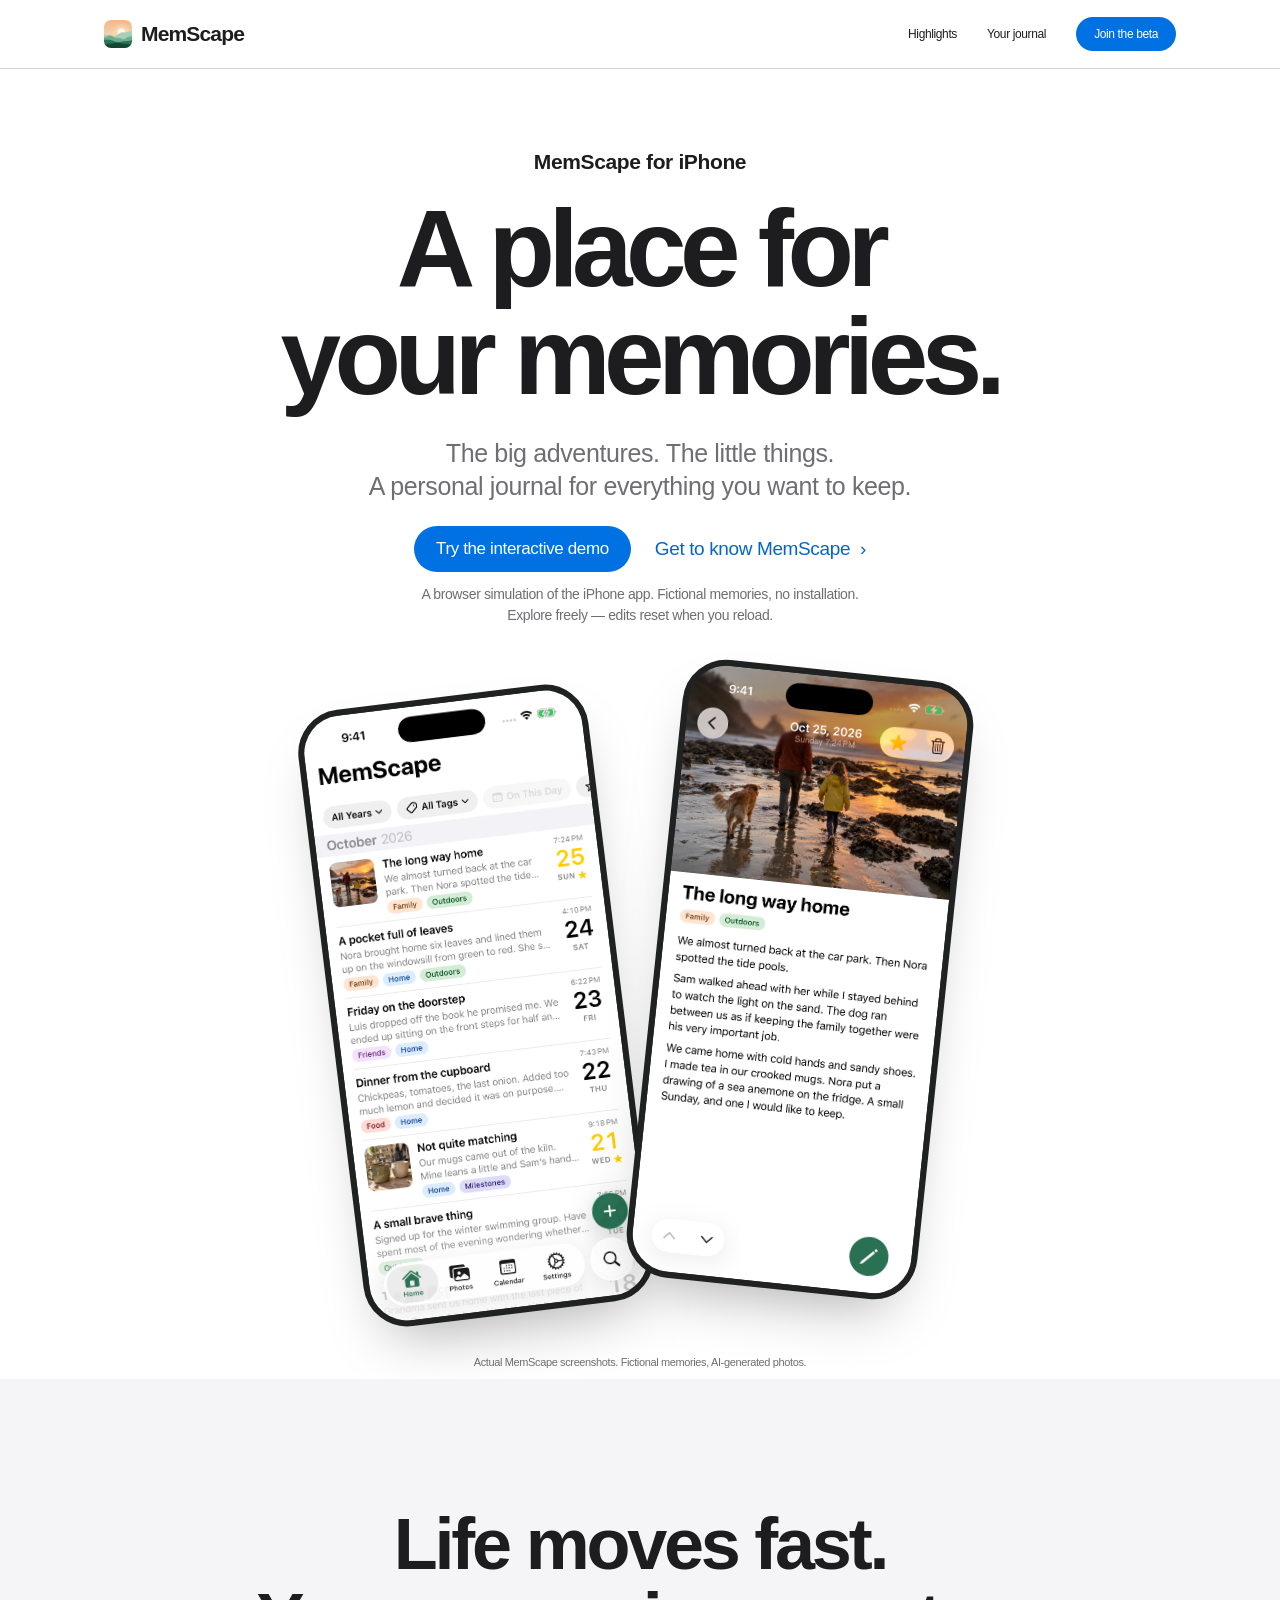
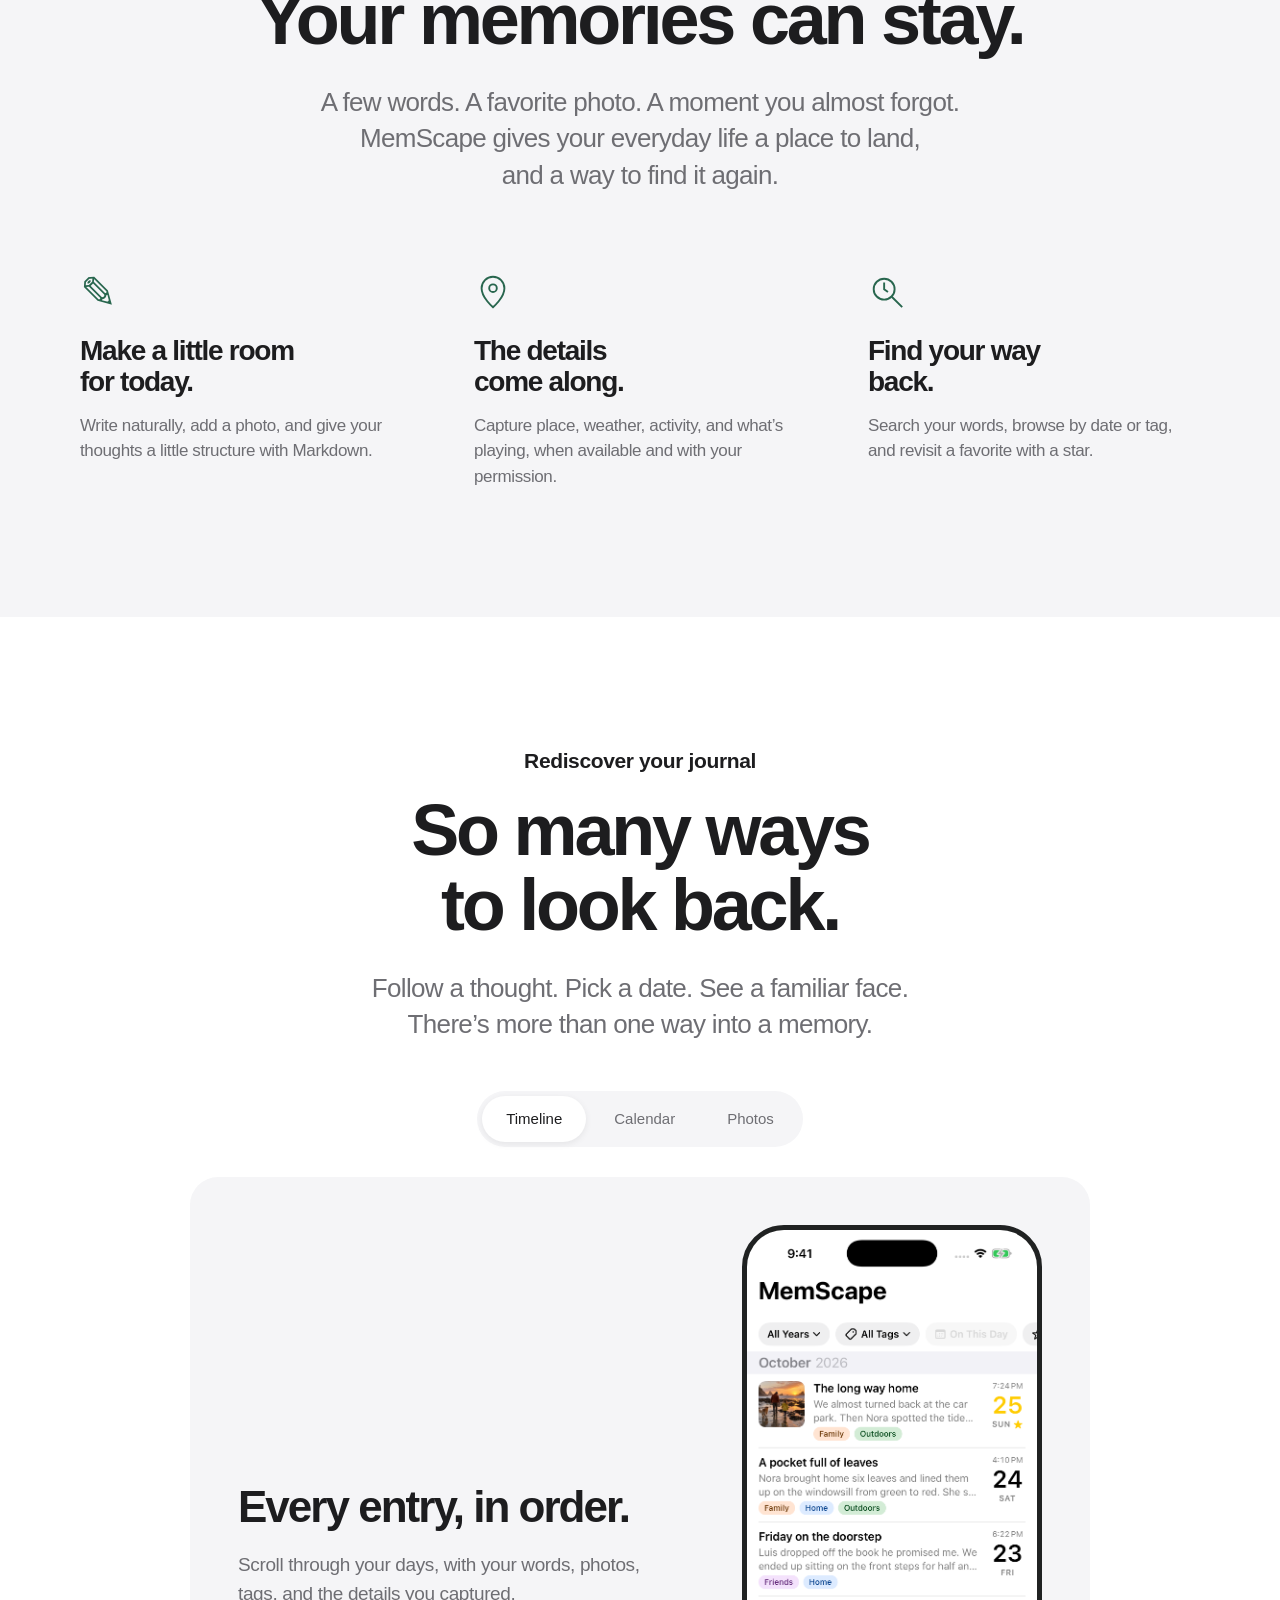
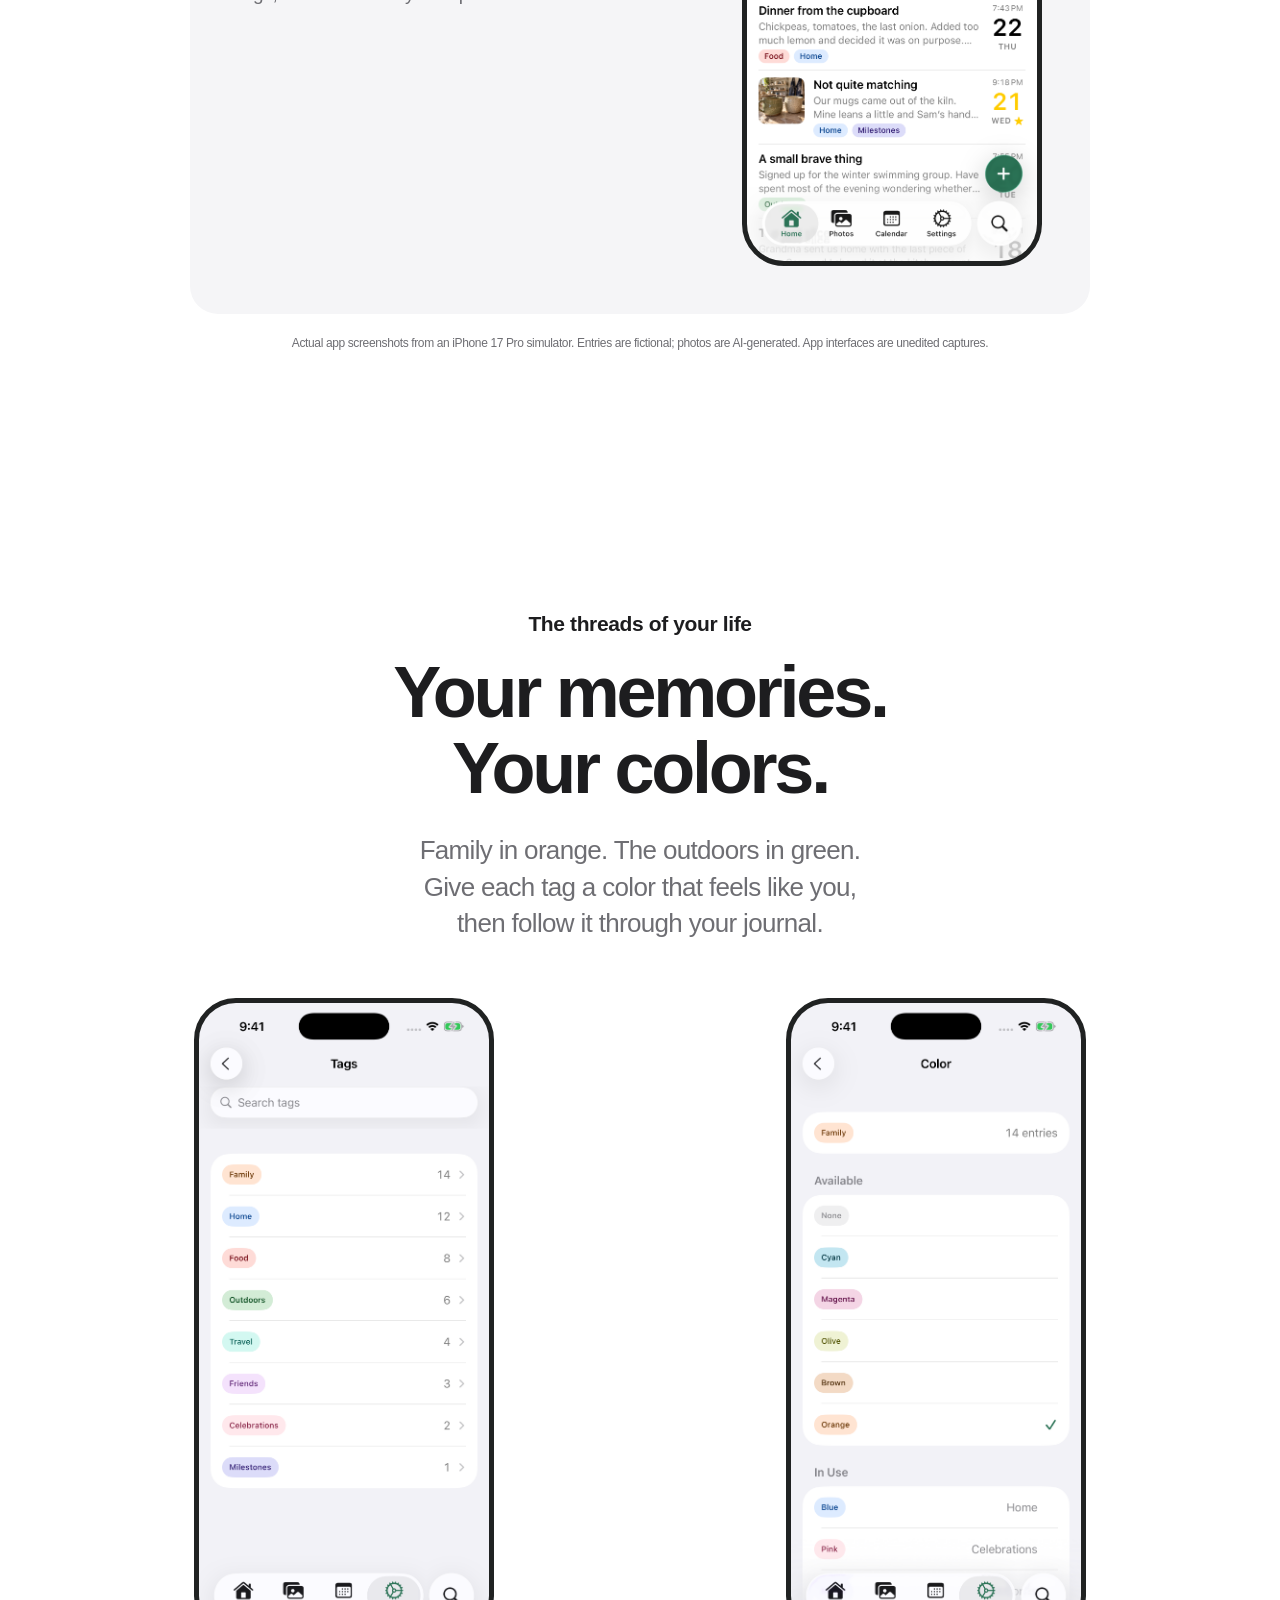
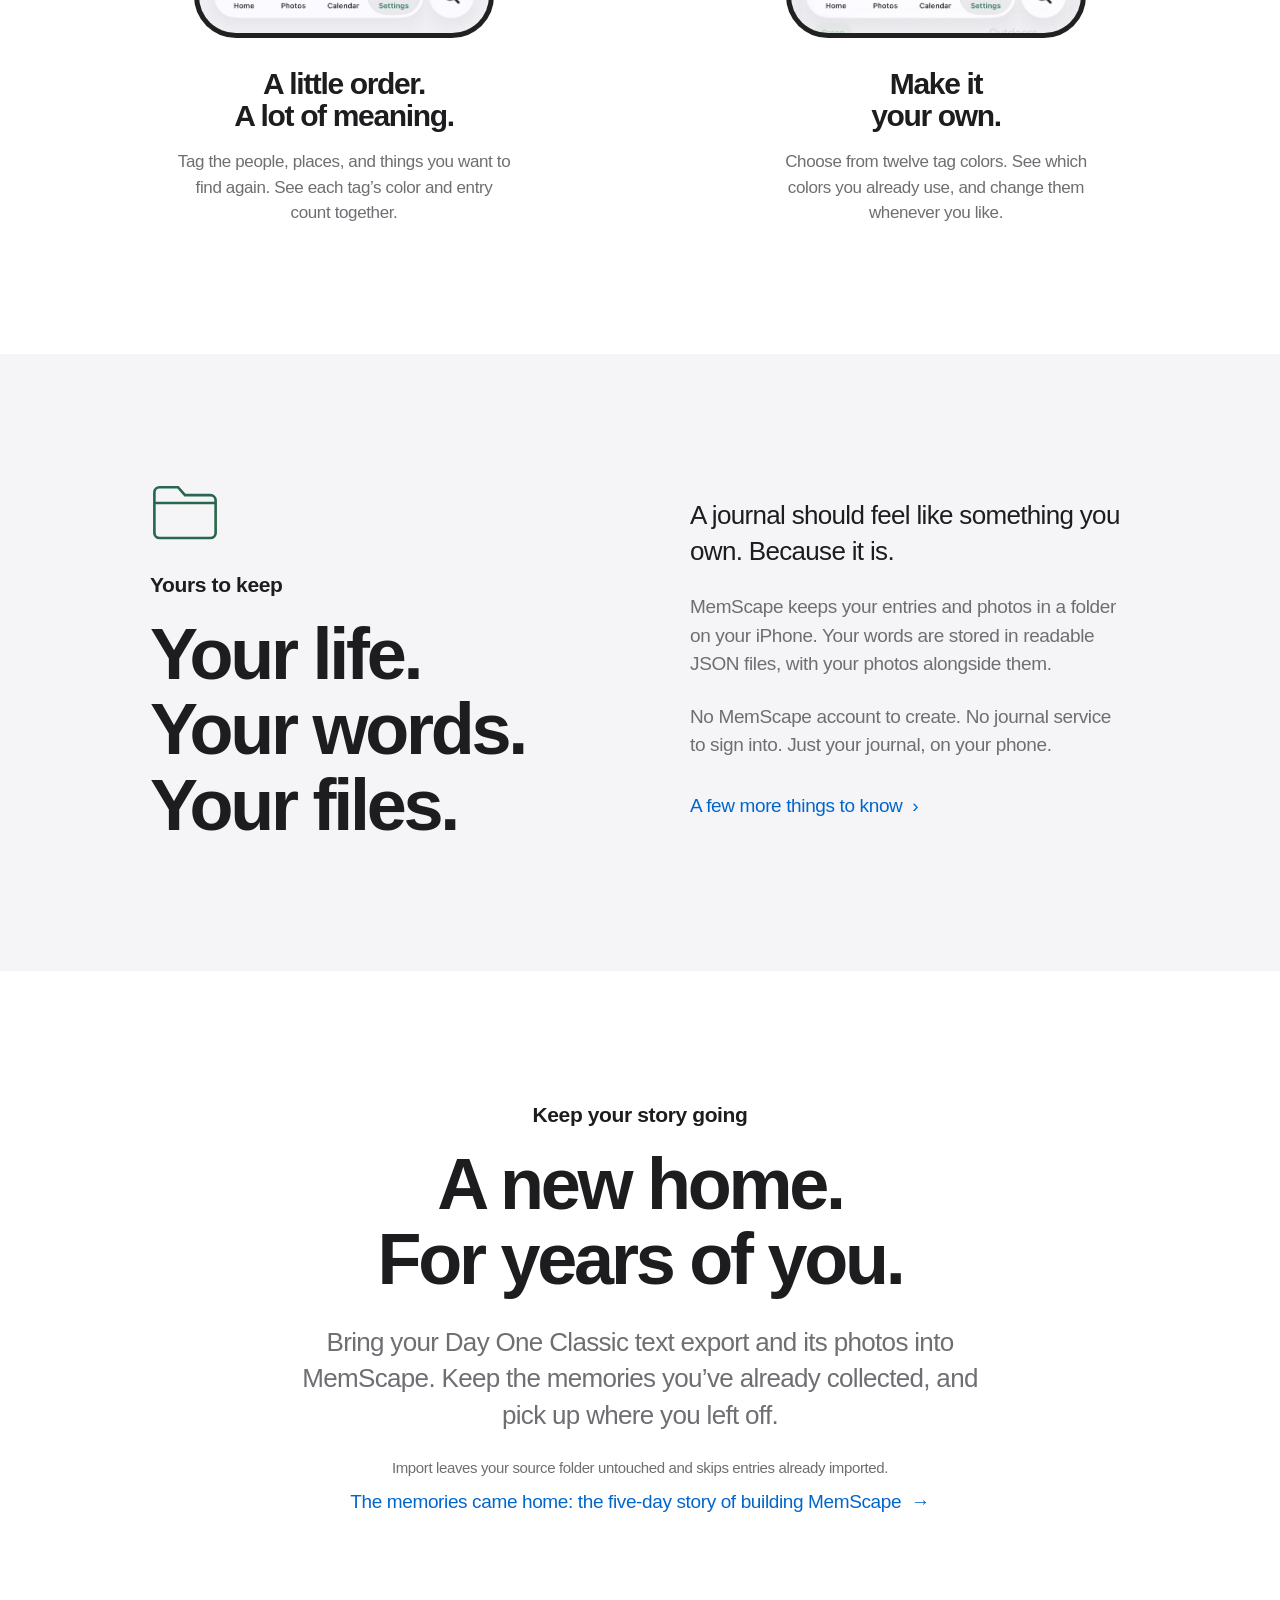
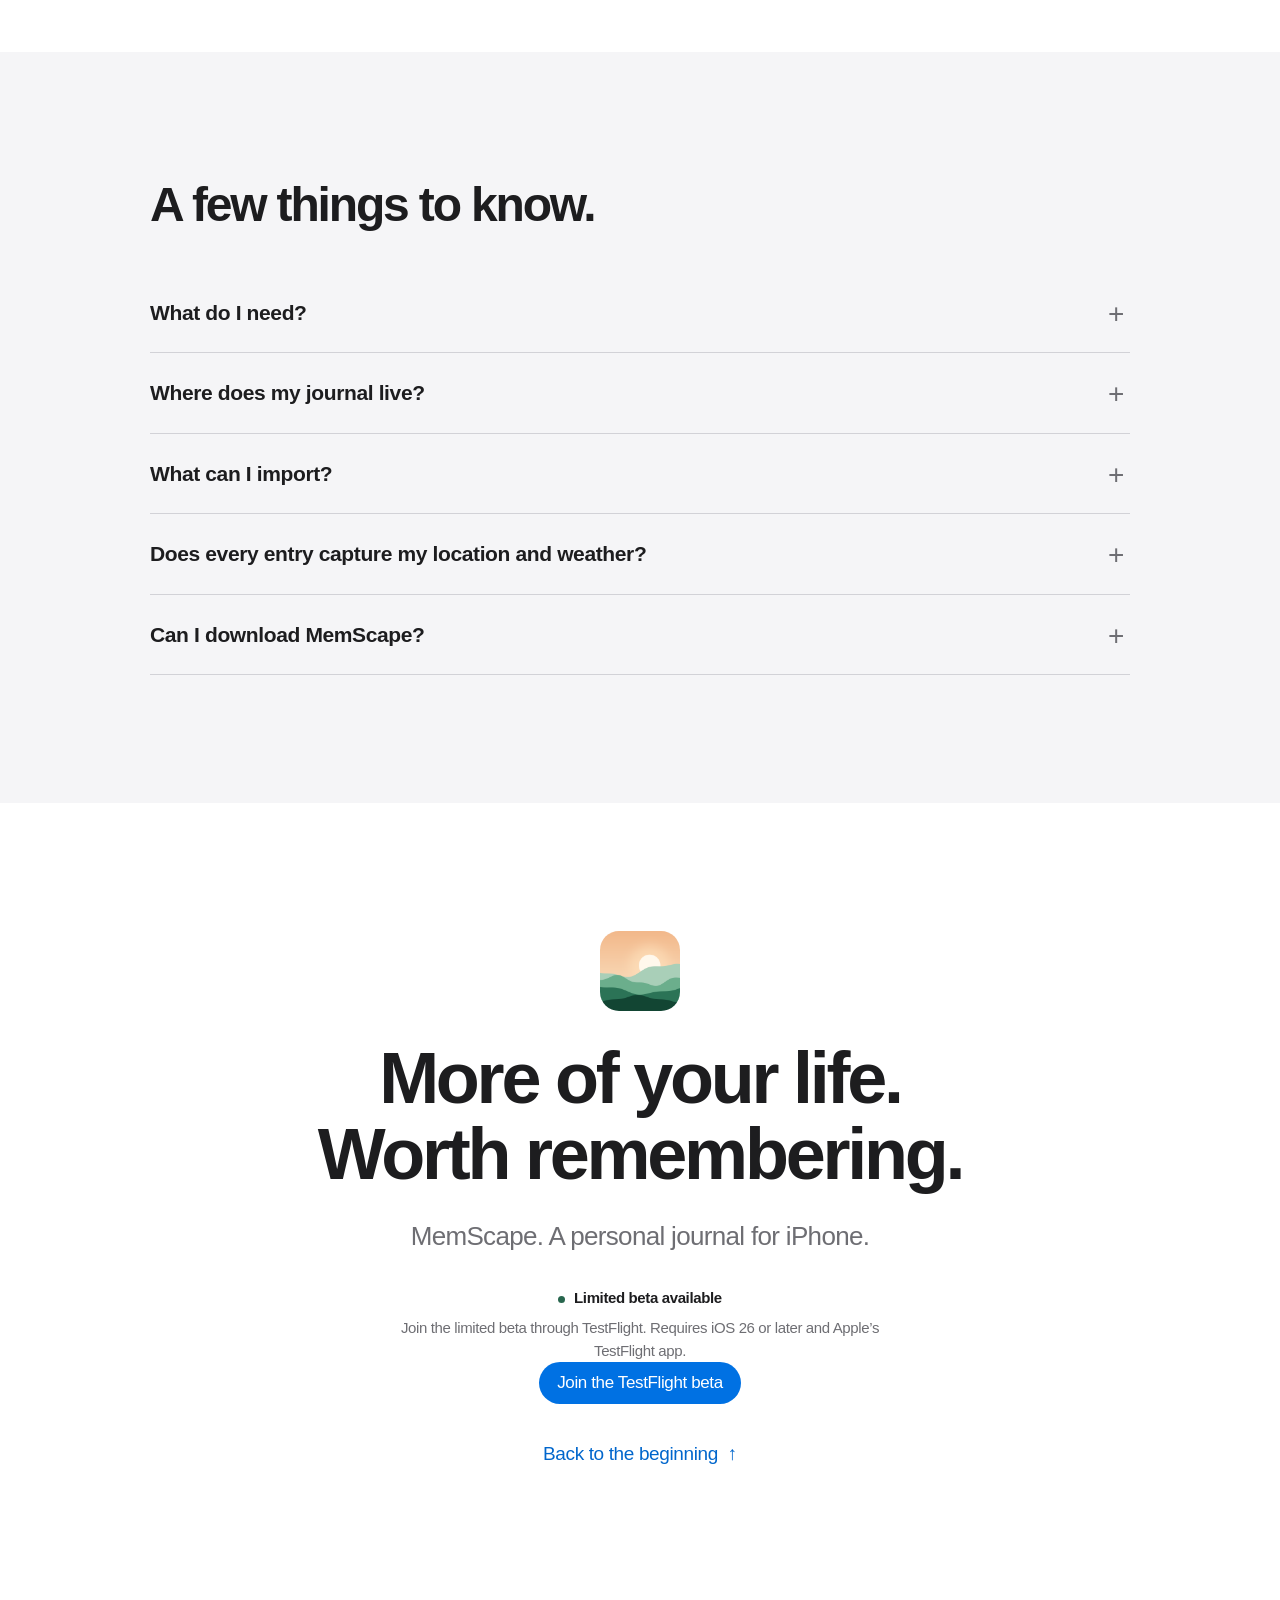
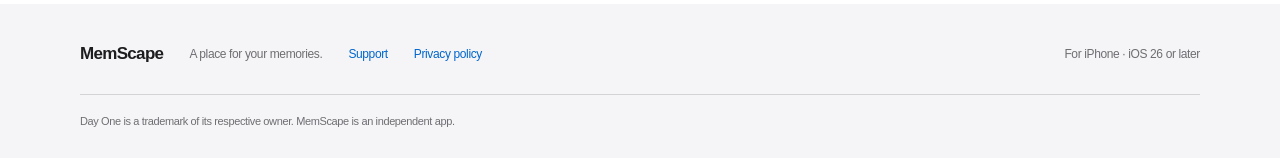
<file: index.html>
<!doctype html>
<html lang="en">
<head>
  <meta charset="utf-8">
  <meta name="viewport" content="width=device-width, initial-scale=1, viewport-fit=cover">
  <title>MemScape — A place for your memories.</title>
  <meta name="description" content="A personal journal for iPhone. Write a little, keep the details, and find your way back. Your words and photos, in files you own.">
  <meta name="color-scheme" content="light dark">
  <meta name="theme-color" content="#ffffff" media="(prefers-color-scheme: light)">
  <meta name="theme-color" content="#000000" media="(prefers-color-scheme: dark)">
  <link rel="canonical" href="https://mem.scapedeck.com/">
  <meta property="og:title" content="MemScape — A place for your memories.">
  <meta property="og:description" content="A personal journal for iPhone with photos, colored tags and a visual calendar. Try the interactive demo in your browser.">
  <meta property="og:type" content="website">
  <meta property="og:url" content="https://mem.scapedeck.com/">
  <meta property="og:site_name" content="MemScape">
  <meta property="og:image" content="https://mem.scapedeck.com/assets/social-card-v1.png">
  <meta property="og:image:width" content="1200">
  <meta property="og:image:height" content="630">
  <meta property="og:image:type" content="image/png">
  <meta property="og:image:alt" content="MemScape on iPhone: a journal timeline with colored tags and a beach memory entry.">
  <meta name="twitter:card" content="summary_large_image">
  <meta name="twitter:title" content="MemScape — A place for your memories.">
  <meta name="twitter:description" content="A personal journal for iPhone with photos, colored tags and a visual calendar. Try the interactive demo in your browser.">
  <meta name="twitter:image" content="https://mem.scapedeck.com/assets/social-card-v1.png">
  <meta name="twitter:image:alt" content="MemScape on iPhone: a journal timeline with colored tags and a beach memory entry.">
  <link rel="icon" href="assets/app-icon.png" type="image/png">
  <link rel="apple-touch-icon" href="assets/app-icon.png">
  <link rel="stylesheet" href="assets/product.css?v=20261026">
  <script defer src="assets/product.js"></script>
  <script defer data-domain="mem.scapedeck.com" src="https://analytics.ca-17.com/js/script.js"></script>
</head>
<body>
  <a class="skip" href="#main">Skip to content</a>
  <header class="navigation">
    <nav class="nav-inner" aria-label="Main navigation">
      <a class="wordmark" href="#top"><img src="assets/app-icon.png" width="28" height="28" alt="">MemScape</a>
      <div class="nav-links"><a href="#highlights">Highlights</a><a href="#your-journal">Your journal</a><a class="button button-small" href="#availability">Join the beta</a></div>
    </nav>
  </header>
  <main id="main">
    <section class="hero" id="top" aria-labelledby="hero-title">
      <div class="hero-copy">
        <p class="product-name">MemScape for iPhone</p>
        <h1 id="hero-title">A place for<br>your memories.</h1>
        <p class="hero-description">The big adventures. The little things.<br>A personal journal for everything you want to keep.</p>
        <div class="hero-actions">
          <a class="button" href="demo/">Try the interactive demo</a>
          <a class="text-link" href="#highlights">Get to know MemScape <span aria-hidden="true">›</span></a>
        </div>
        <p class="demo-description">A browser simulation of the iPhone app. Fictional memories, no installation.<br>Explore freely — edits reset when you reload.</p>
      </div>
      <figure class="product-stage">
        <div class="phone phone-timeline"><picture><source media="(prefers-color-scheme: dark)" srcset="assets/screenshots/home-dark.png?v=faa8536-final"><img src="assets/screenshots/home-light.png?v=faa8536-final" width="1206" height="2622" alt="MemScape Home timeline with fictional family memories and colored tags"></picture></div>
        <div class="phone phone-entry"><picture><source media="(prefers-color-scheme: dark)" srcset="assets/screenshots/entry-dark.png?v=faa8536-final"><img src="assets/screenshots/entry-light.png?v=faa8536-final" width="1206" height="2622" alt="MemScape entry The long way home with a beach photograph and colored Family and Outdoors tags"></picture></div>
        <figcaption>Actual MemScape screenshots. Fictional memories, AI-generated photos.</figcaption>
      </figure>
    </section>

    <section class="intro band" id="highlights" aria-labelledby="intro-title">
      <div class="wrap"><h2 id="intro-title">Life moves fast.<br>Your memories can stay.</h2><p class="lede">A few words. A favorite photo. A moment you almost forgot.<br class="desktop-break"> MemScape gives your everyday life a place to land,<br class="desktop-break"> and a way to find it again.</p></div>
      <div class="feature-grid wrap-wide">
        <article class="feature"><span class="feature-symbol" aria-hidden="true">✎</span><h3>Make a little room<br>for today.</h3><p>Write naturally, add a photo, and give your thoughts a little structure with Markdown.</p></article>
        <article class="feature"><svg class="feature-symbol" aria-hidden="true" viewBox="0 0 40 40" fill="none" stroke="currentColor" stroke-width="2"><path d="M20 36S8 26 8 16a12 12 0 0 1 24 0c0 10-12 20-12 20Z"/><circle cx="20" cy="16" r="4"/></svg><h3>The details<br>come along.</h3><p>Capture place, weather, activity, and what’s playing, when available and with your permission.</p></article>
        <article class="feature"><svg class="feature-symbol" aria-hidden="true" viewBox="0 0 40 40" fill="none" stroke="currentColor" stroke-width="2"><circle cx="17" cy="17" r="11"/><path d="m25 25 11 11M17 10v7l4 3"/></svg><h3>Find your way<br>back.</h3><p>Search your words, browse by date or tag, and revisit a favorite with a star.</p></article>
      </div>
    </section>

    <section class="browse band" aria-labelledby="browse-title">
      <div class="wrap section-heading"><p class="section-label">Rediscover your journal</p><h2 id="browse-title">So many ways<br>to look back.</h2><p class="lede">Follow a thought. Pick a date. See a familiar face.<br class="desktop-break"> There’s more than one way into a memory.</p></div>
      <div class="browse-demo wrap-wide">
        <div class="preview-controls" role="group" aria-label="Explore journal screenshots" hidden>
          <button type="button" aria-pressed="true" aria-controls="view-timeline" data-view="timeline">Timeline</button>
          <button type="button" aria-pressed="false" aria-controls="view-calendar" data-view="calendar">Calendar</button>
          <button type="button" aria-pressed="false" aria-controls="view-photos" data-view="photos">Photos</button>
        </div>
        <div class="journal-preview" id="view-timeline">
          <div class="preview-copy"><h3>Every entry, in order.</h3><p>Scroll through your days, with your words, photos, tags, and the details you captured.</p></div>
          <div class="screenshot-frame"><picture><source media="(prefers-color-scheme: dark)" srcset="assets/screenshots/home-dark.png?v=faa8536-final"><img src="assets/screenshots/home-light.png?v=faa8536-final" width="1206" height="2622" alt="MemScape Home timeline with sample entries grouped by month"></picture></div>
        </div>
        <div class="journal-preview" id="view-calendar" hidden>
          <div class="preview-copy"><h3>A month of moments.<br>At a glance.</h3><p>Your photos turn the calendar into a visual map of your memories. Pick a day to return to its entries.</p></div>
          <div class="screenshot-frame"><picture><source media="(prefers-color-scheme: dark)" srcset="assets/screenshots/calendar-dark.png?v=faa8536-final"><img src="assets/screenshots/calendar-light.png?v=faa8536-final" width="1206" height="2622" alt="MemScape visual October calendar with photo tiles for family meals, travel, a birthday and a beach walk"></picture></div>
        </div>
        <div class="journal-preview" id="view-photos" hidden>
          <div class="preview-copy"><h3>Let a photo take you back.</h3><p>Browse the photos in your journal and open the entries behind them.</p></div>
          <div class="screenshot-frame"><picture><source media="(prefers-color-scheme: dark)" srcset="assets/screenshots/photos-dark.png?v=faa8536-final"><img src="assets/screenshots/photos-light.png?v=faa8536-final" width="1206" height="2622" alt="MemScape Photos grid with beach, birthday, redwood trail, food and travel memories"></picture></div>
        </div>
        <p class="demo-note">Actual app screenshots from an iPhone 17 Pro simulator. Entries are fictional; photos are AI-generated. App interfaces are unedited captures.</p>
      </div>
    </section>

    <section class="tags band" aria-labelledby="tags-title">
      <div class="wrap section-heading"><p class="section-label">The threads of your life</p><h2 id="tags-title">Your memories.<br>Your colors.</h2><p class="lede">Family in orange. The outdoors in green.<br class="desktop-break"> Give each tag a color that feels like you,<br class="desktop-break"> then follow it through your journal.</p></div>
      <div class="tag-showcase wrap-wide">
        <figure><div class="screenshot-frame"><picture><source media="(prefers-color-scheme: dark)" srcset="assets/screenshots/tags-dark.png?v=faa8536-final"><img src="assets/screenshots/tags-light.png?v=faa8536-final" width="1206" height="2622" alt="MemScape Tags settings showing meaningful colored tags including Family, Home, Food and Outdoors" loading="lazy"></picture></div><h3>A little order.<br>A lot of meaning.</h3><p>Tag the people, places, and things you want to find again. See each tag’s color and entry count together.</p></figure>
        <figure><div class="screenshot-frame"><picture><source media="(prefers-color-scheme: dark)" srcset="assets/screenshots/colors-dark.png?v=faa8536-final"><img src="assets/screenshots/colors-light.png?v=faa8536-final" width="1206" height="2622" alt="MemScape tag Color settings with the available palette and colors already in use" loading="lazy"></picture></div><h3>Make it<br>your own.</h3><p>Choose from twelve tag colors. See which colors you already use, and change them whenever you like.</p></figure>
      </div>
    </section>

    <section class="ownership band" id="your-journal" aria-labelledby="ownership-title">
      <div class="wrap ownership-layout"><div><svg class="folder-symbol" viewBox="0 0 80 68" fill="none" aria-hidden="true"><path d="M5 19V12a6 6 0 0 1 6-6h21l8 9h29a6 6 0 0 1 6 6v37a6 6 0 0 1-6 6H11a6 6 0 0 1-6-6V19Z" stroke="currentColor" stroke-width="3"/><path d="M5 24h70" stroke="currentColor" stroke-width="3"/></svg><p class="section-label">Yours to keep</p><h2 id="ownership-title">Your life.<br>Your words.<br>Your files.</h2></div><div class="ownership-copy"><p class="lede">A journal should feel like something you own. Because it is.</p><p>MemScape keeps your entries and photos in a folder on your iPhone. Your words are stored in readable JSON files, with your photos alongside them.</p><p>No MemScape account to create. No journal service to sign into. Just your journal, on your phone.</p><a class="text-link" href="#questions">A few more things to know <span aria-hidden="true">›</span></a></div></div>
    </section>

    <section class="import-section band" aria-labelledby="import-title"><div class="wrap"><p class="section-label">Keep your story going</p><h2 id="import-title">A new home.<br>For years of you.</h2><p class="lede">Bring your Day One Classic text export and its photos into MemScape. Keep the memories you’ve already collected, and pick up where you left off.</p><p class="supporting">Import leaves your source folder untouched and skips entries already imported.</p><p><a class="text-link" href="journey.html">The memories came home: the five-day story of building MemScape <span aria-hidden="true">→</span></a></p></div></section>

    <section class="questions band" id="questions" aria-labelledby="questions-title"><div class="wrap"><h2 id="questions-title">A few things to know.</h2>
      <details><summary>What do I need?</summary><p>MemScape is being developed for iPhone running iOS 26 or later, in portrait orientation.</p></details>
      <details><summary>Where does my journal live?</summary><p>In MemScape’s Documents/Journal folder on your iPhone. Entries are individual JSON files; photos are JPEG files. You can access the journal through the Files app. Keep your own backup of the folder.</p></details>
      <details><summary>What can I import?</summary><p>A Day One Classic text-export folder with its referenced photos. This importer is for the Classic text format; it does not import modern Day One JSON or ZIP exports.</p></details>
      <details><summary>Does every entry capture my location and weather?</summary><p>Context capture depends on your permissions, device support, and service availability. You can write an entry without those details.</p></details>
      <details><summary>Can I download MemScape?</summary><p>Yes. MemScape is available as a limited beta through TestFlight. <a href="https://testflight.apple.com/join/MHj84QRC">Join the TestFlight beta</a> on your iPhone. You’ll need iOS 26 or later and Apple’s TestFlight app.</p></details>
    </div></section>

    <section class="availability band" id="availability" aria-labelledby="availability-title"><div class="wrap"><img class="closing-icon" src="assets/app-icon.png" width="80" height="80" alt="" loading="lazy"><h2 id="availability-title">More of your life.<br>Worth remembering.</h2><p class="lede">MemScape. A personal journal for iPhone.</p><p class="availability-status"><span aria-hidden="true"></span> Limited beta available</p><p class="supporting">Join the limited beta through TestFlight. Requires iOS 26 or later and Apple’s TestFlight app.</p><p><a class="button" href="https://testflight.apple.com/join/MHj84QRC">Join the TestFlight beta</a></p><a class="text-link" href="#top">Back to the beginning <span aria-hidden="true">↑</span></a></div></section>
  </main>
  <footer><div class="wrap-wide footer-inner"><a class="wordmark" href="#top">MemScape</a><p>A place for your memories.</p><a href="support.html">Support</a><a href="privacy-policy.html">Privacy policy</a><span>For iPhone · iOS 26 or later</span></div><p class="footer-note wrap-wide">Day One is a trademark of its respective owner. MemScape is an independent app.</p></footer>
</body>
</html>
</file>
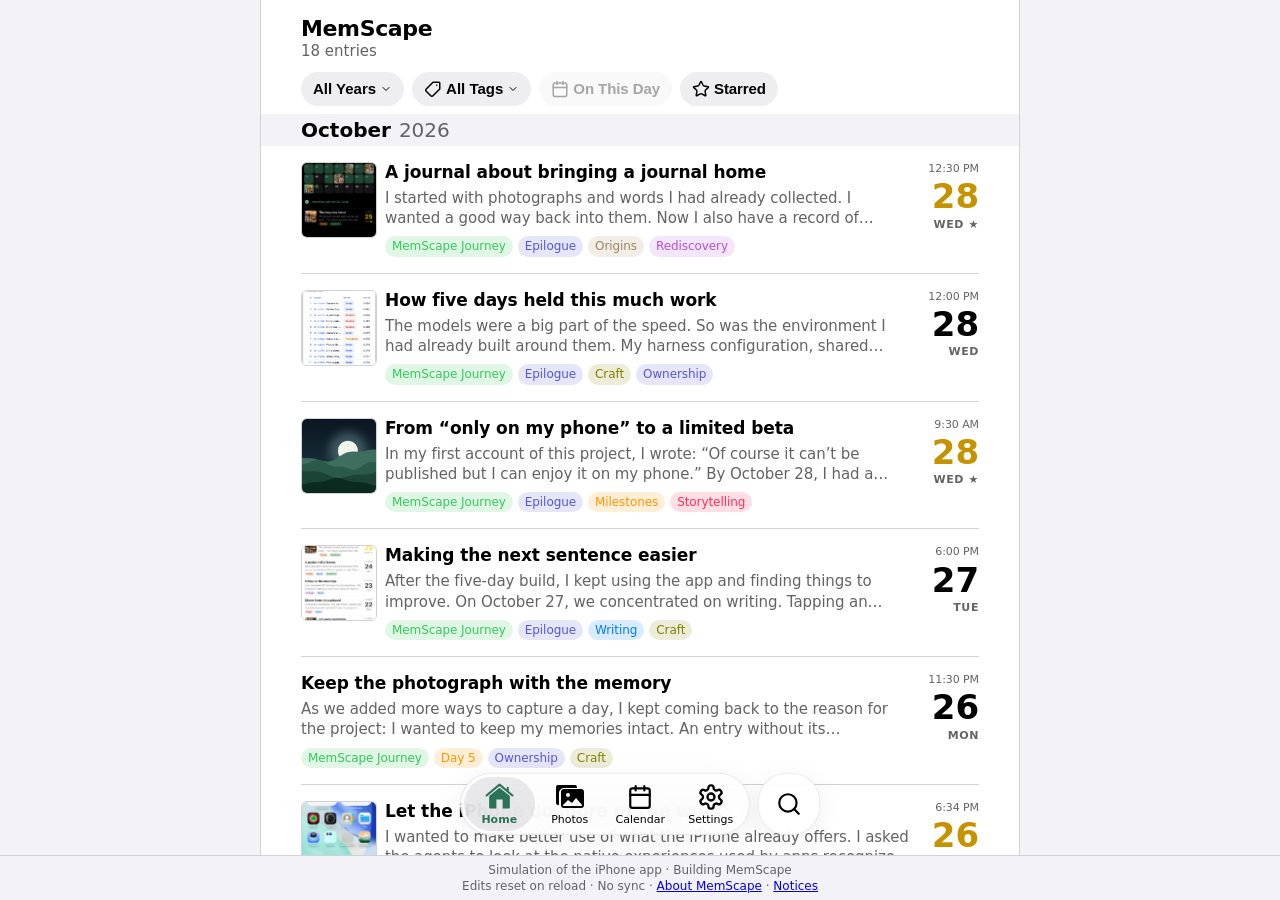
<file: demo/index.html>
<!doctype html>
<html lang="en">
<head>
  <meta charset="utf-8">
  <meta name="viewport" content="width=device-width, initial-scale=1, viewport-fit=cover">
  <meta name="color-scheme" content="light dark">
  <link rel="icon" type="image/png" href="https://mem.scapedeck.com/assets/app-icon.png">
  <link rel="apple-touch-icon" href="https://mem.scapedeck.com/assets/app-icon.png">
  <link rel="stylesheet" href="/demo/memscape.css">
  <link rel="stylesheet" href="/demo/styles/shell.css">
  <link rel="stylesheet" href="/demo/styles/entry.css">
  <link rel="stylesheet" href="/demo/styles/editor.css">
  <link rel="stylesheet" href="/demo/styles/browse.css">
  <link rel="stylesheet" href="/demo/styles/photos.css">
  <link rel="stylesheet" href="/demo/styles/calendar.css">
  <link rel="stylesheet" href="/demo/styles/settings.css">
  <title>MemScape Demo — Explore the Journal App</title>
  <meta name="description" content="Explore how MemScape was built through its development journal, historical screenshots, and visual calendar. Changes last only for this session and reset on reload.">
  <link rel="canonical" href="https://mem.scapedeck.com/demo/">
  <meta name="robots" content="index,follow,max-image-preview:large">
  <meta name="theme-color" content="#ffffff" media="(prefers-color-scheme: light)">
  <meta name="theme-color" content="#000000" media="(prefers-color-scheme: dark)">
  <link rel="manifest" href="/demo/manifest.webmanifest">
  <meta name="apple-mobile-web-app-title" content="MemScape Demo">
  <meta name="apple-mobile-web-app-capable" content="yes">
  <meta name="mobile-web-app-capable" content="yes">
  <meta name="apple-mobile-web-app-status-bar-style" content="default">
  <meta property="og:title" content="MemScape Demo — Explore the Journal App">
  <meta property="og:description" content="Explore how MemScape was built through its development journal, historical screenshots, and visual calendar. Changes last only for this session and reset on reload.">
  <meta property="og:url" content="https://mem.scapedeck.com/demo/">
  <meta property="og:type" content="website">
  <meta property="og:site_name" content="MemScape">
  <meta property="og:image" content="https://mem.scapedeck.com/demo/assets/demo-social-v1.png">
  <meta property="og:image:width" content="1200">
  <meta property="og:image:height" content="630">
  <meta property="og:image:type" content="image/png">
  <meta property="og:image:alt" content="MemScape demo showing fictional journal entries, colored tags, and a beach memory.">
  <meta name="twitter:card" content="summary_large_image">
  <meta name="twitter:title" content="MemScape Demo — Explore the Journal App">
  <meta name="twitter:description" content="Explore how MemScape was built through its development journal, historical screenshots, and visual calendar. Changes last only for this session and reset on reload.">
  <meta name="twitter:image" content="https://mem.scapedeck.com/demo/assets/demo-social-v1.png">
  <meta name="twitter:image:alt" content="MemScape demo showing fictional journal entries, colored tags, and a beach memory.">
  <script defer data-domain="mem.scapedeck.com" src="https://analytics.ca-17.com/js/script.js"></script>
</head>
<body>
  <p id="error" role="alert" hidden></p>
  <main id="app" aria-label="MemScape journal"></main>
  <aside class="demo-notice">Simulation of the iPhone app · Building MemScape<br>Edits reset on reload · No sync · <a href="/">About MemScape</a> · <a href="/demo/third-party-notices.txt" target="_blank" rel="noopener">Notices</a></aside>
  <noscript>This simulation requires JavaScript and WebAssembly.</noscript>
  <script type="module" src="/demo/bootstrap.js"></script>
</body>
</html>
</file>
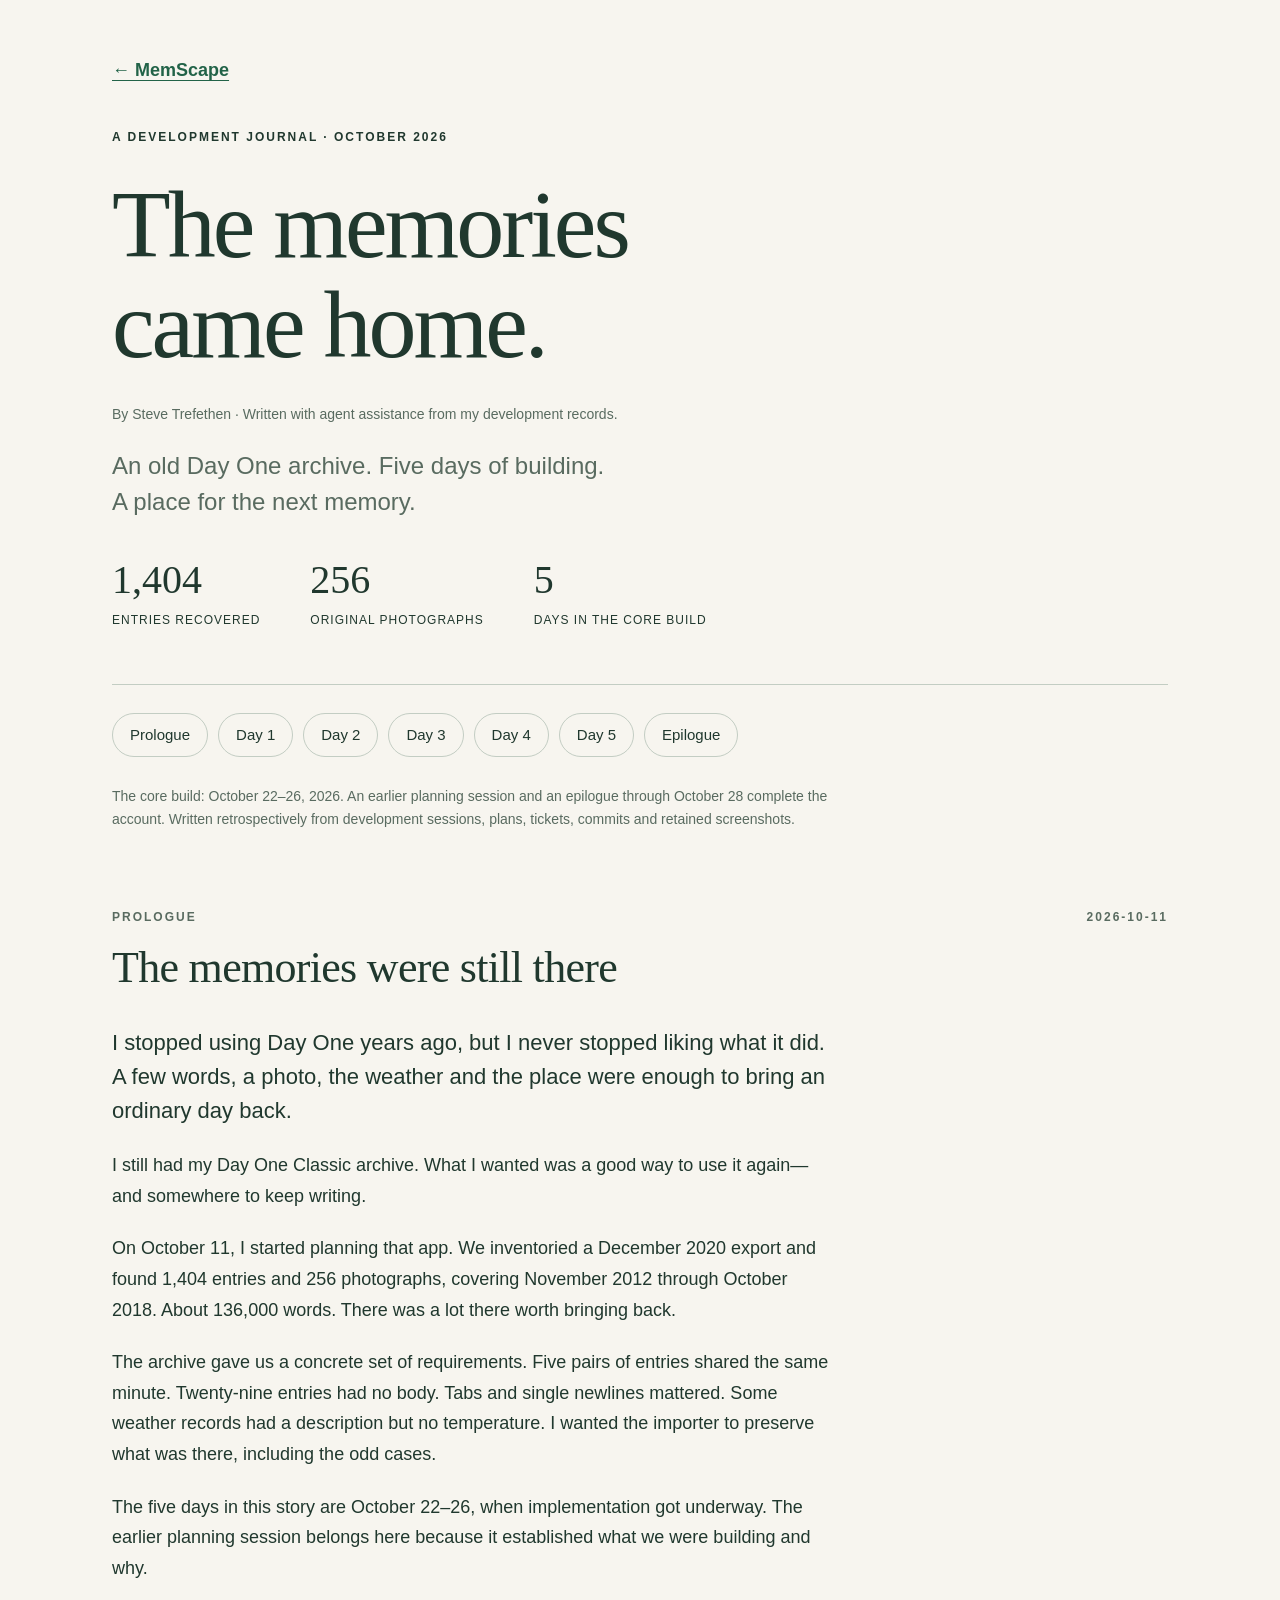
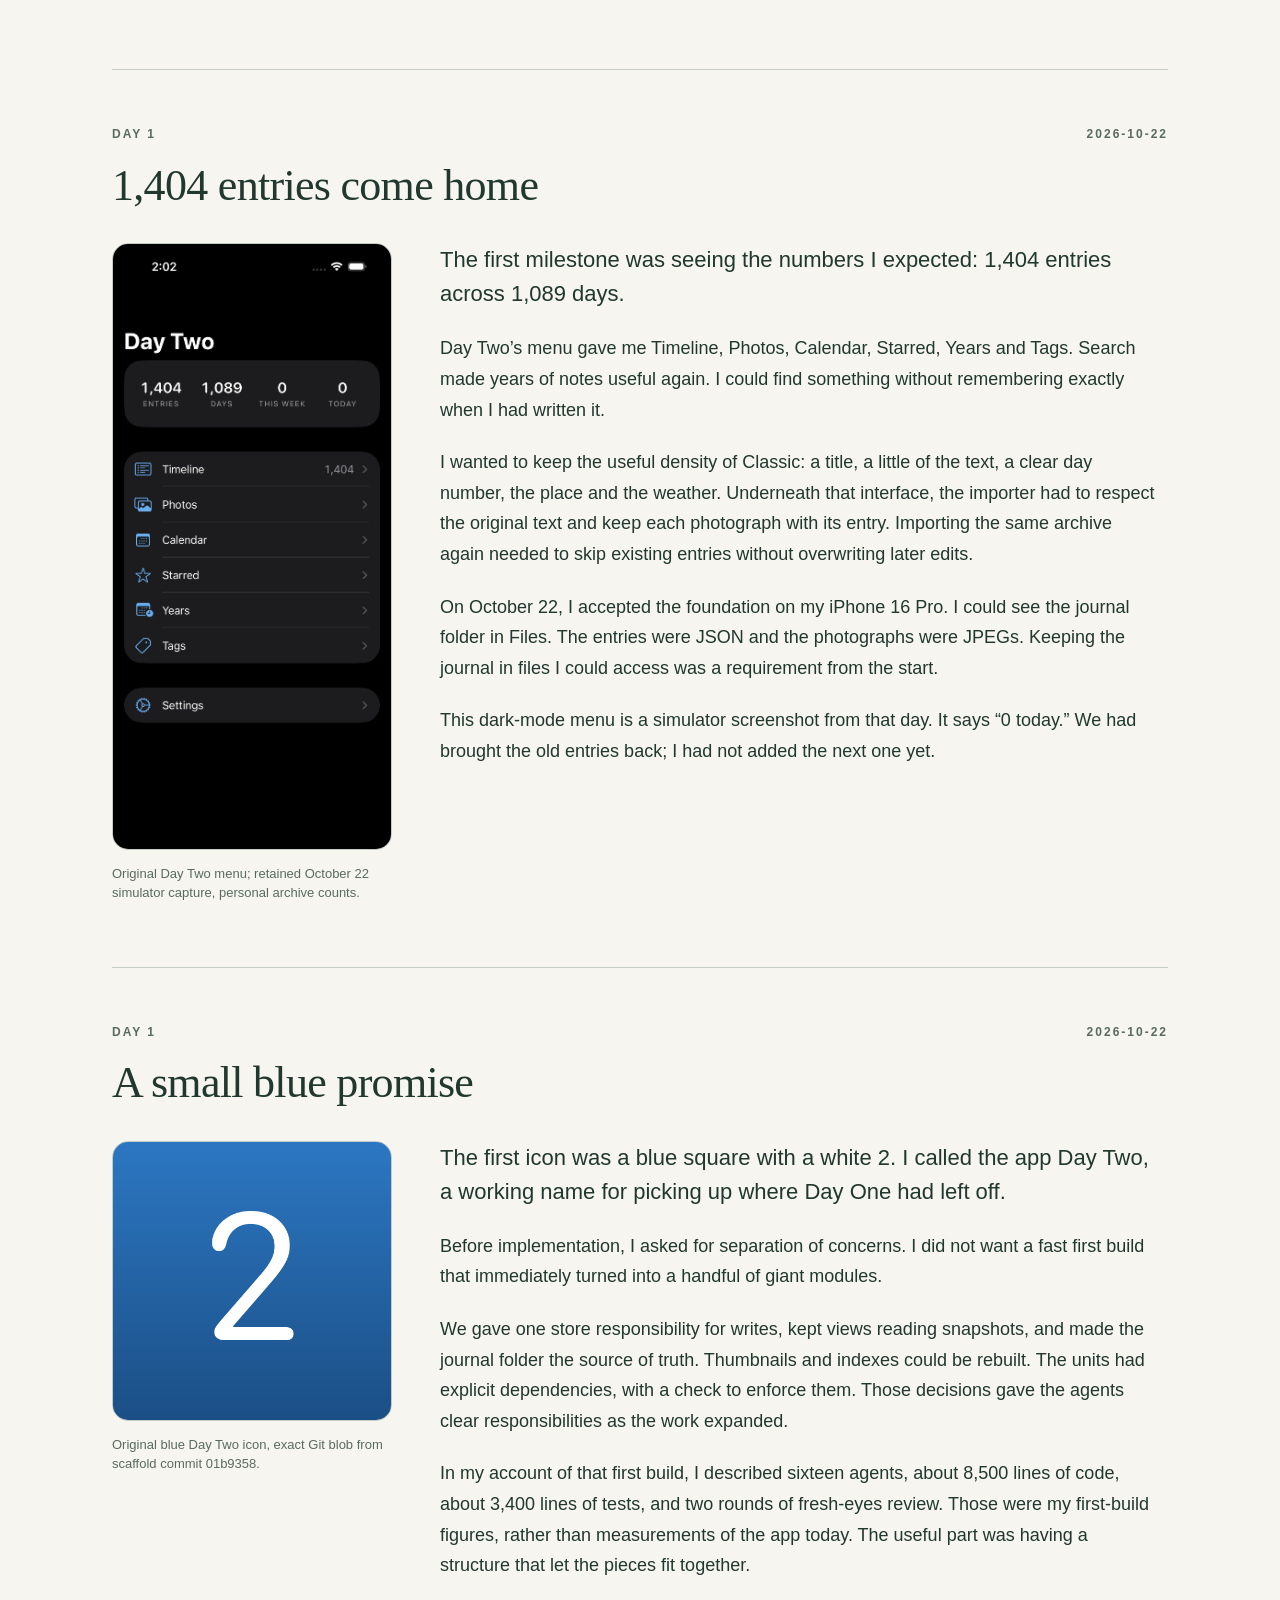
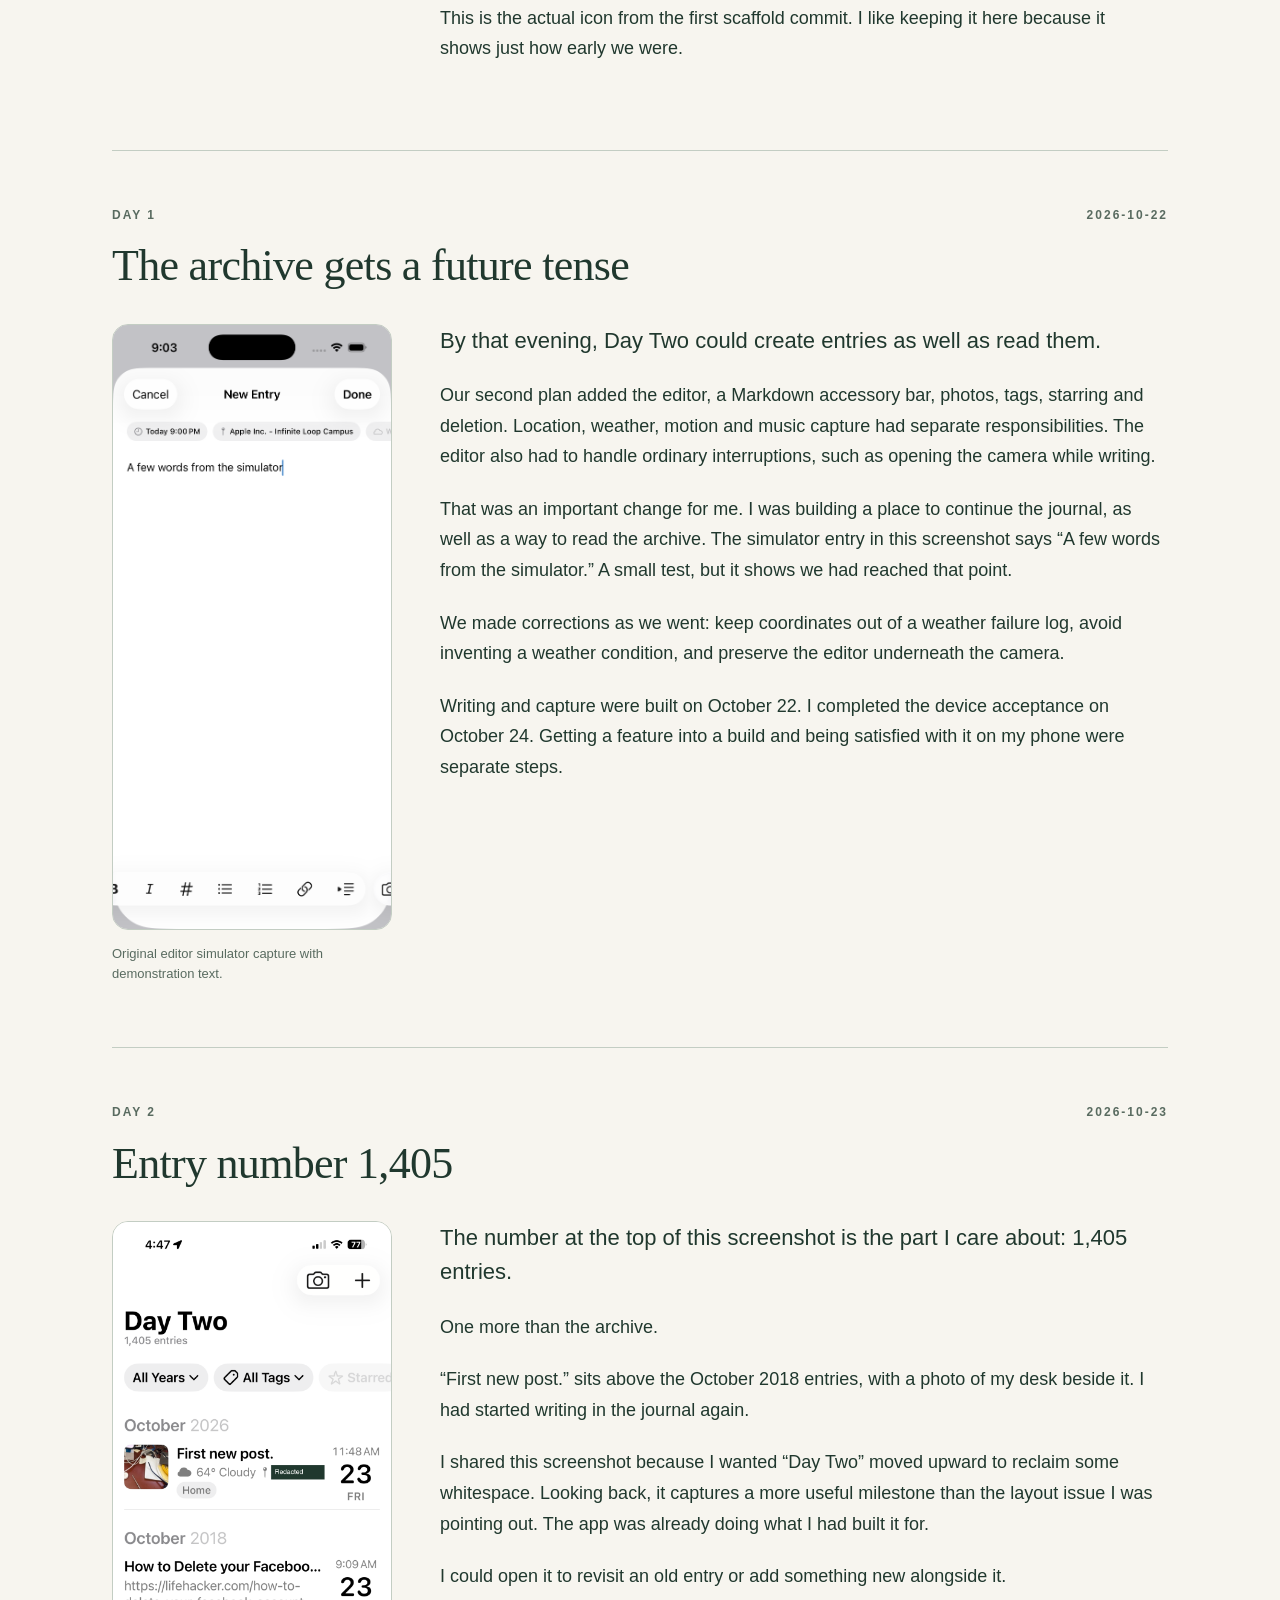
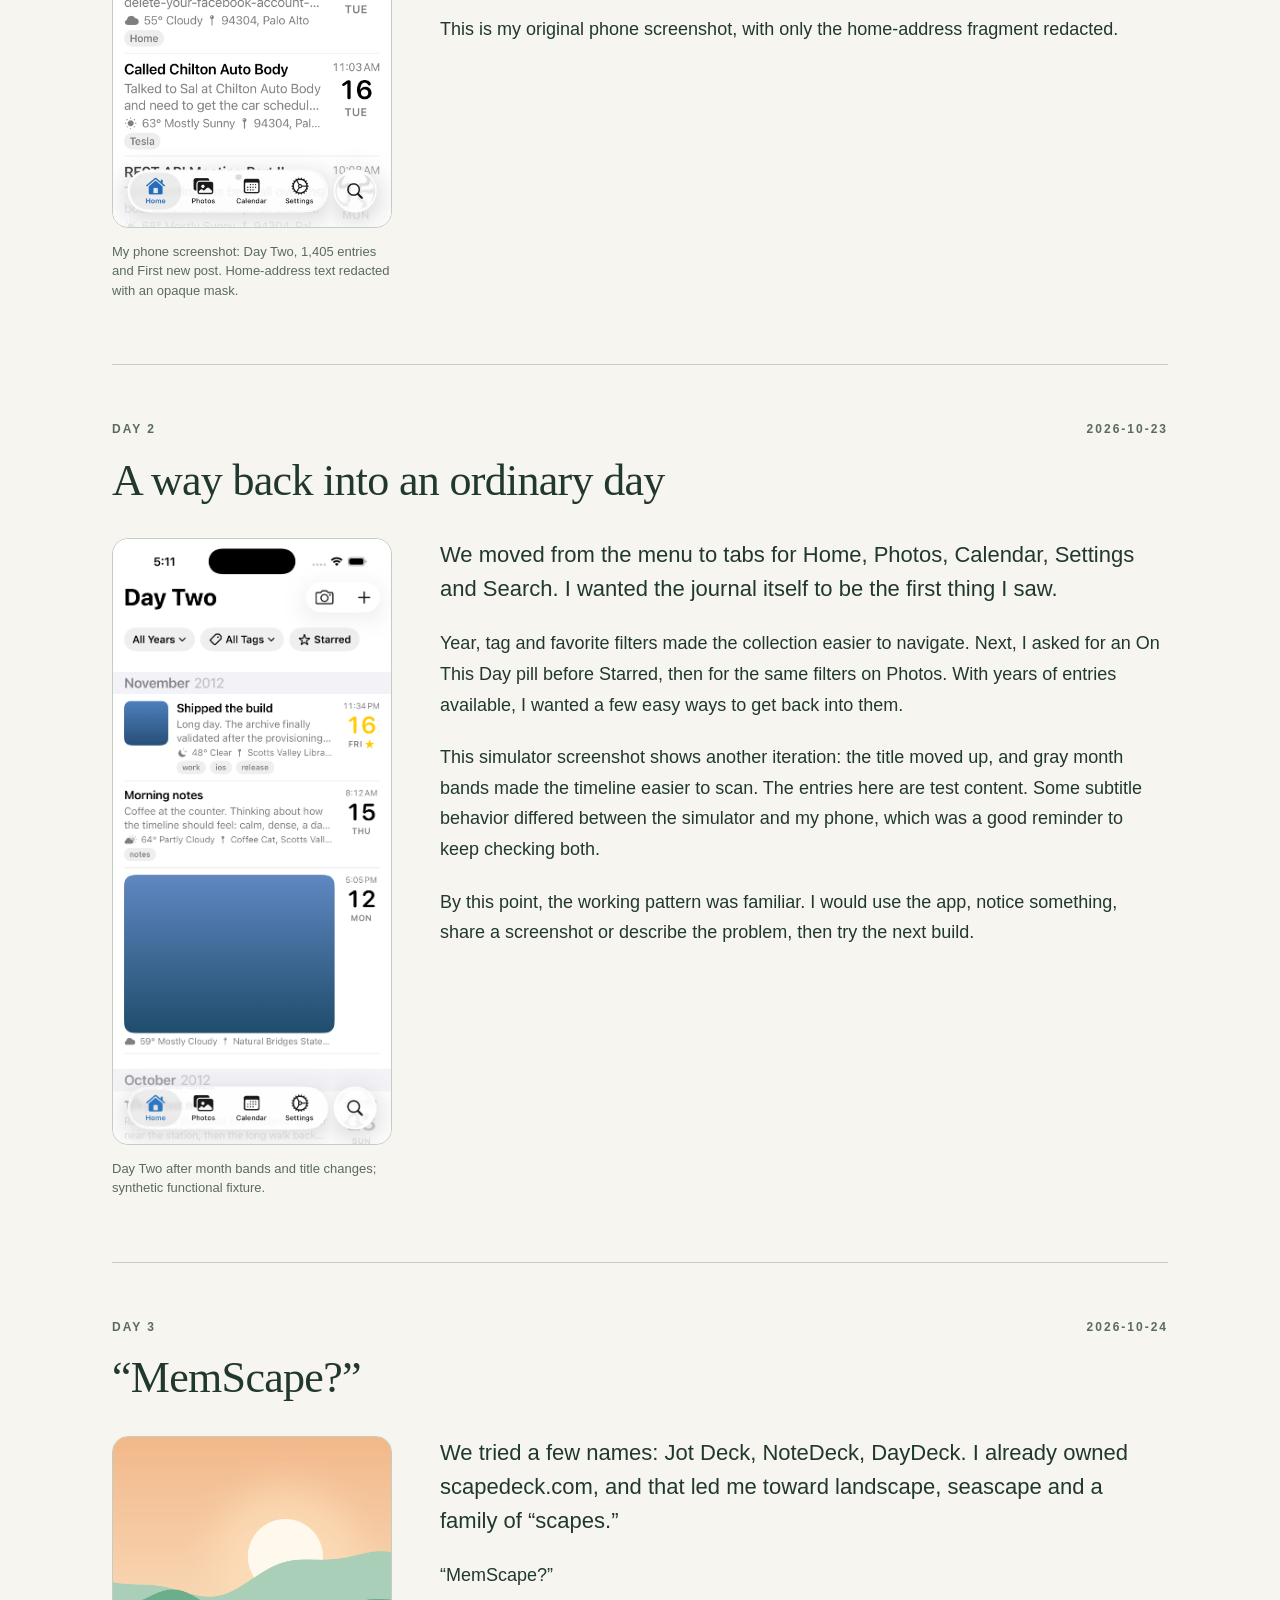
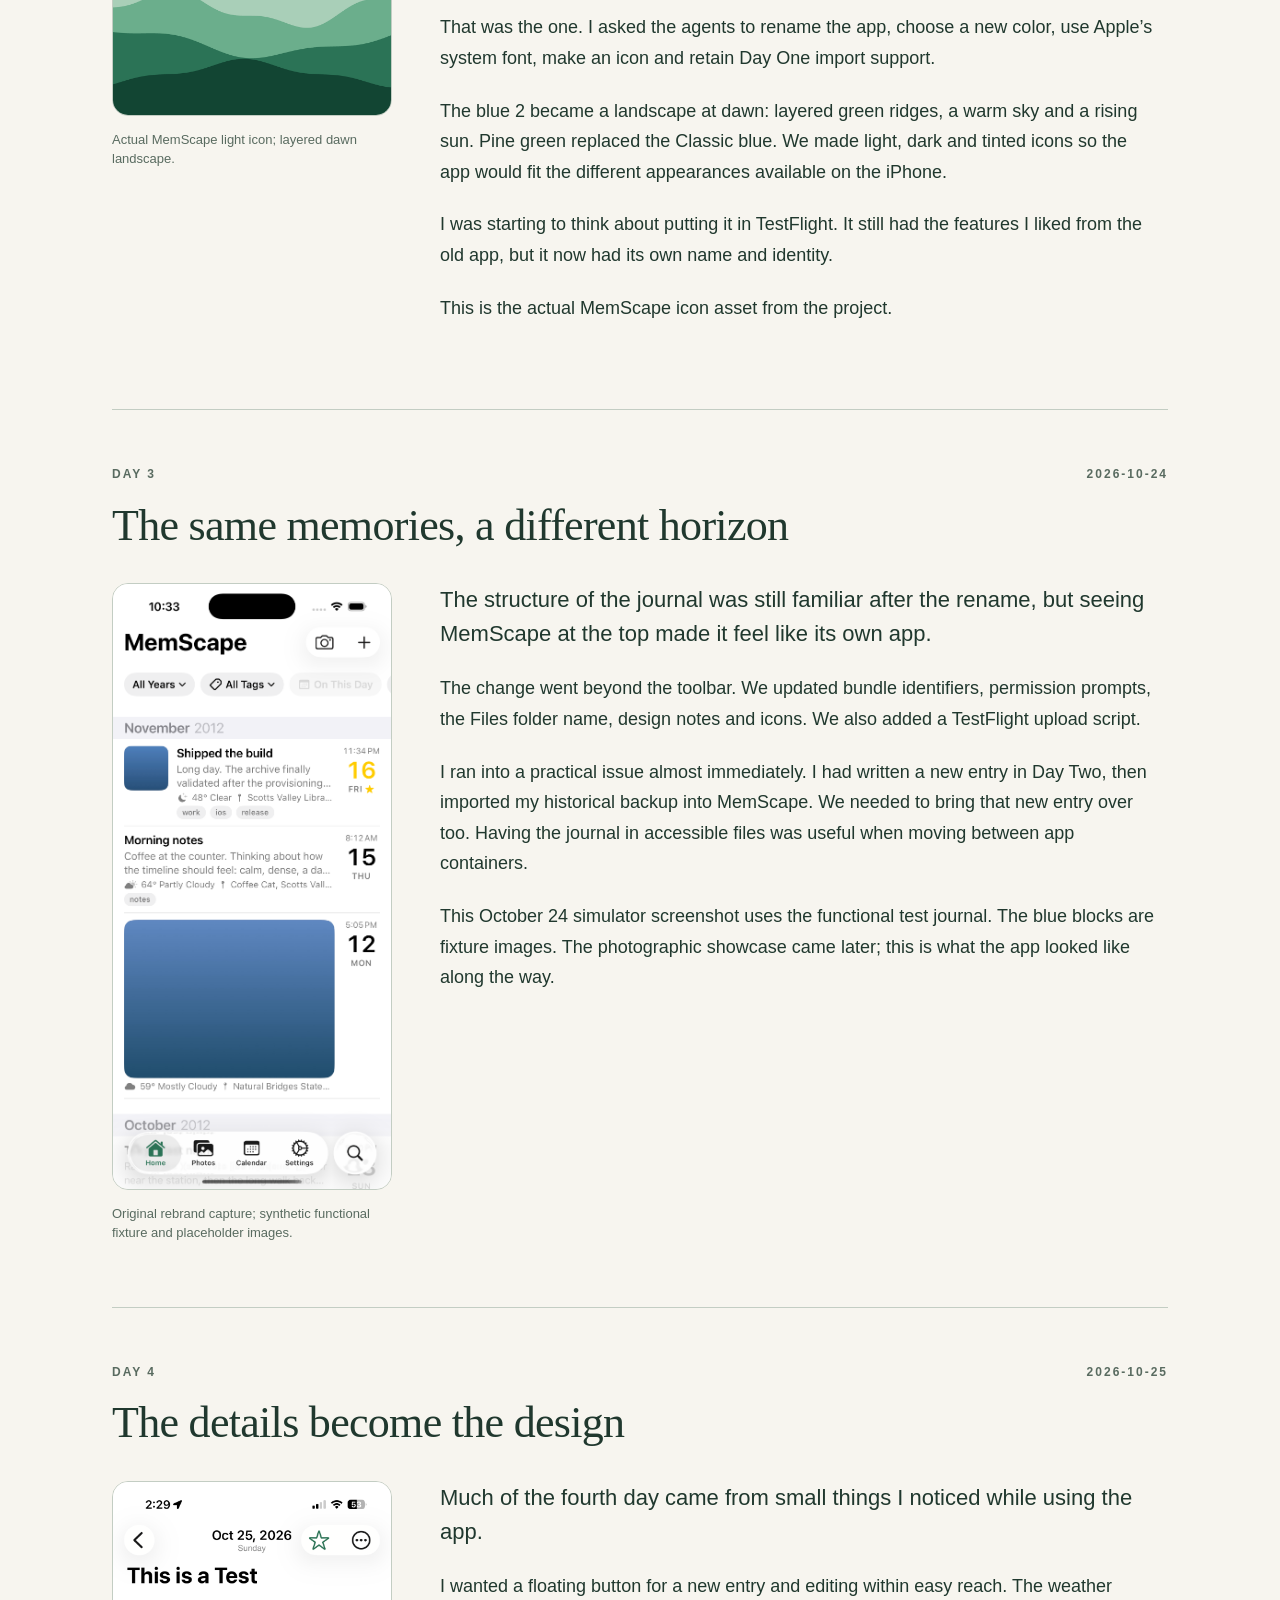
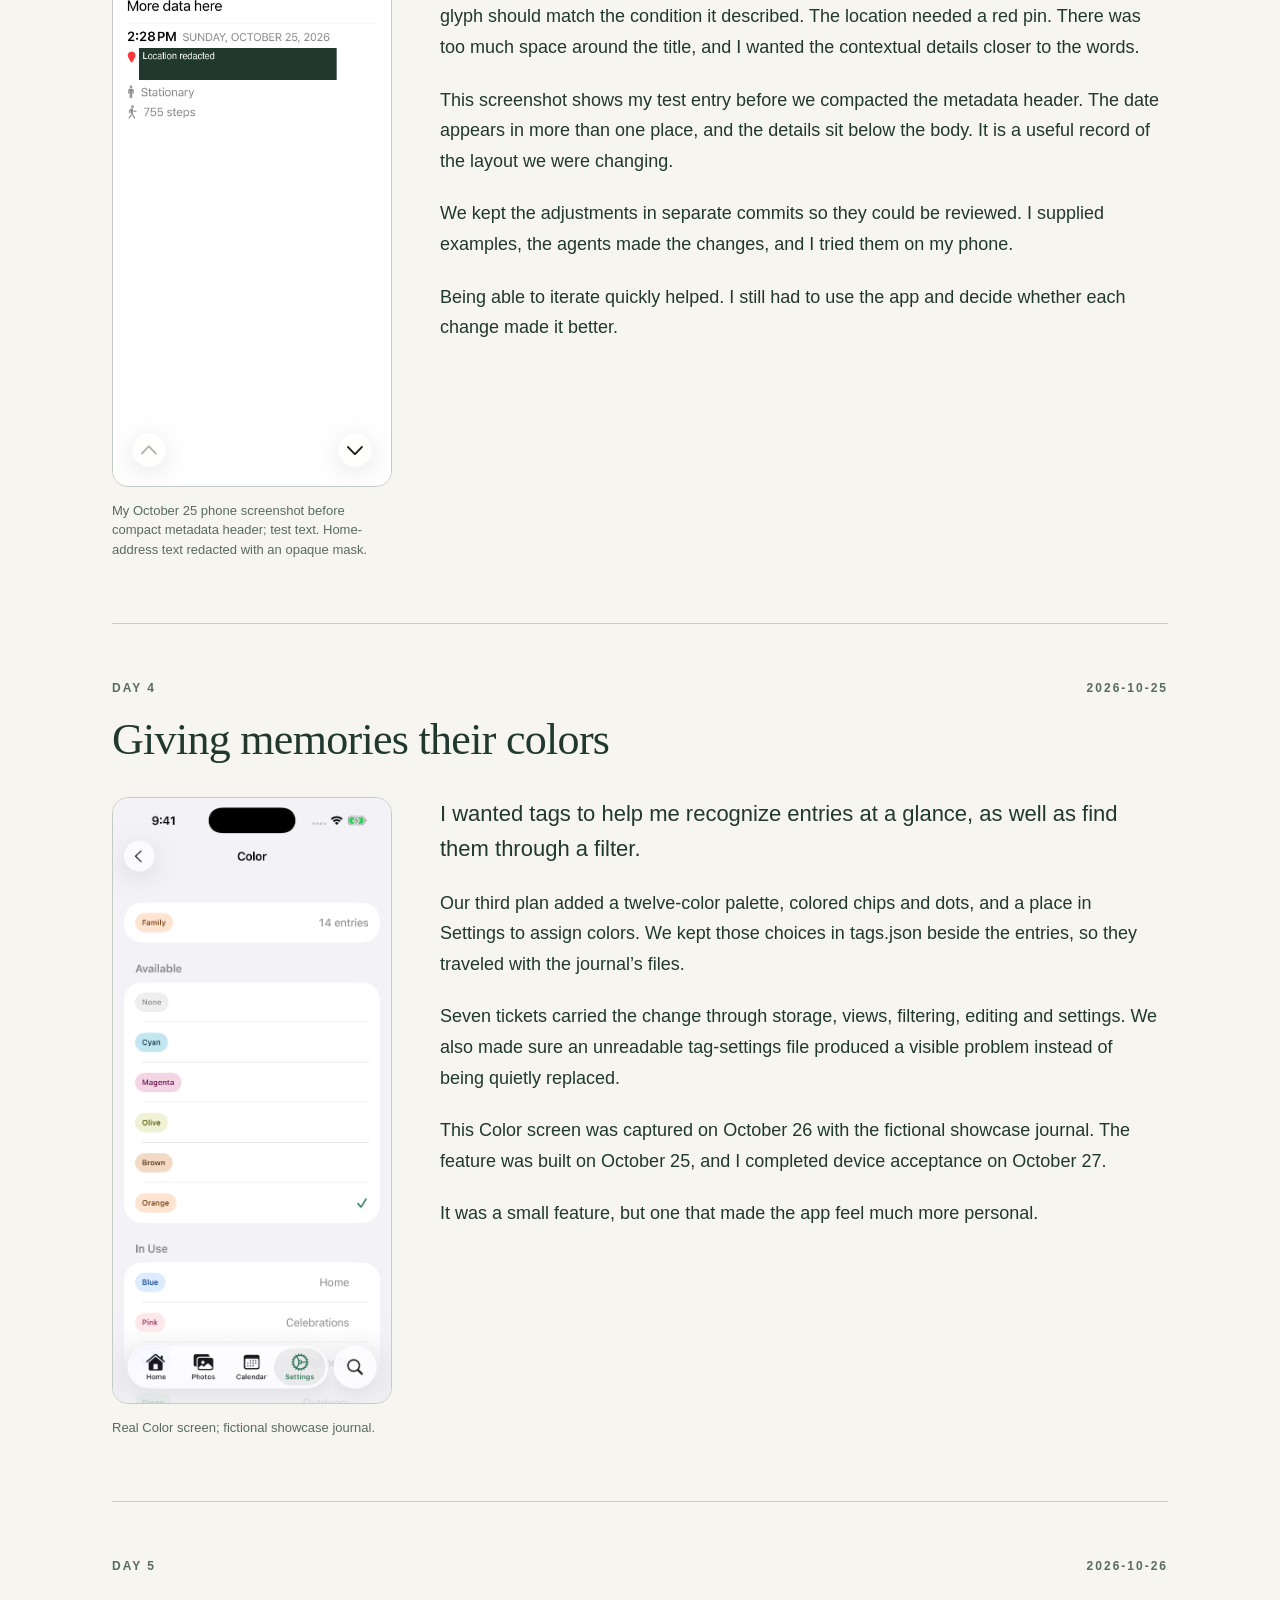
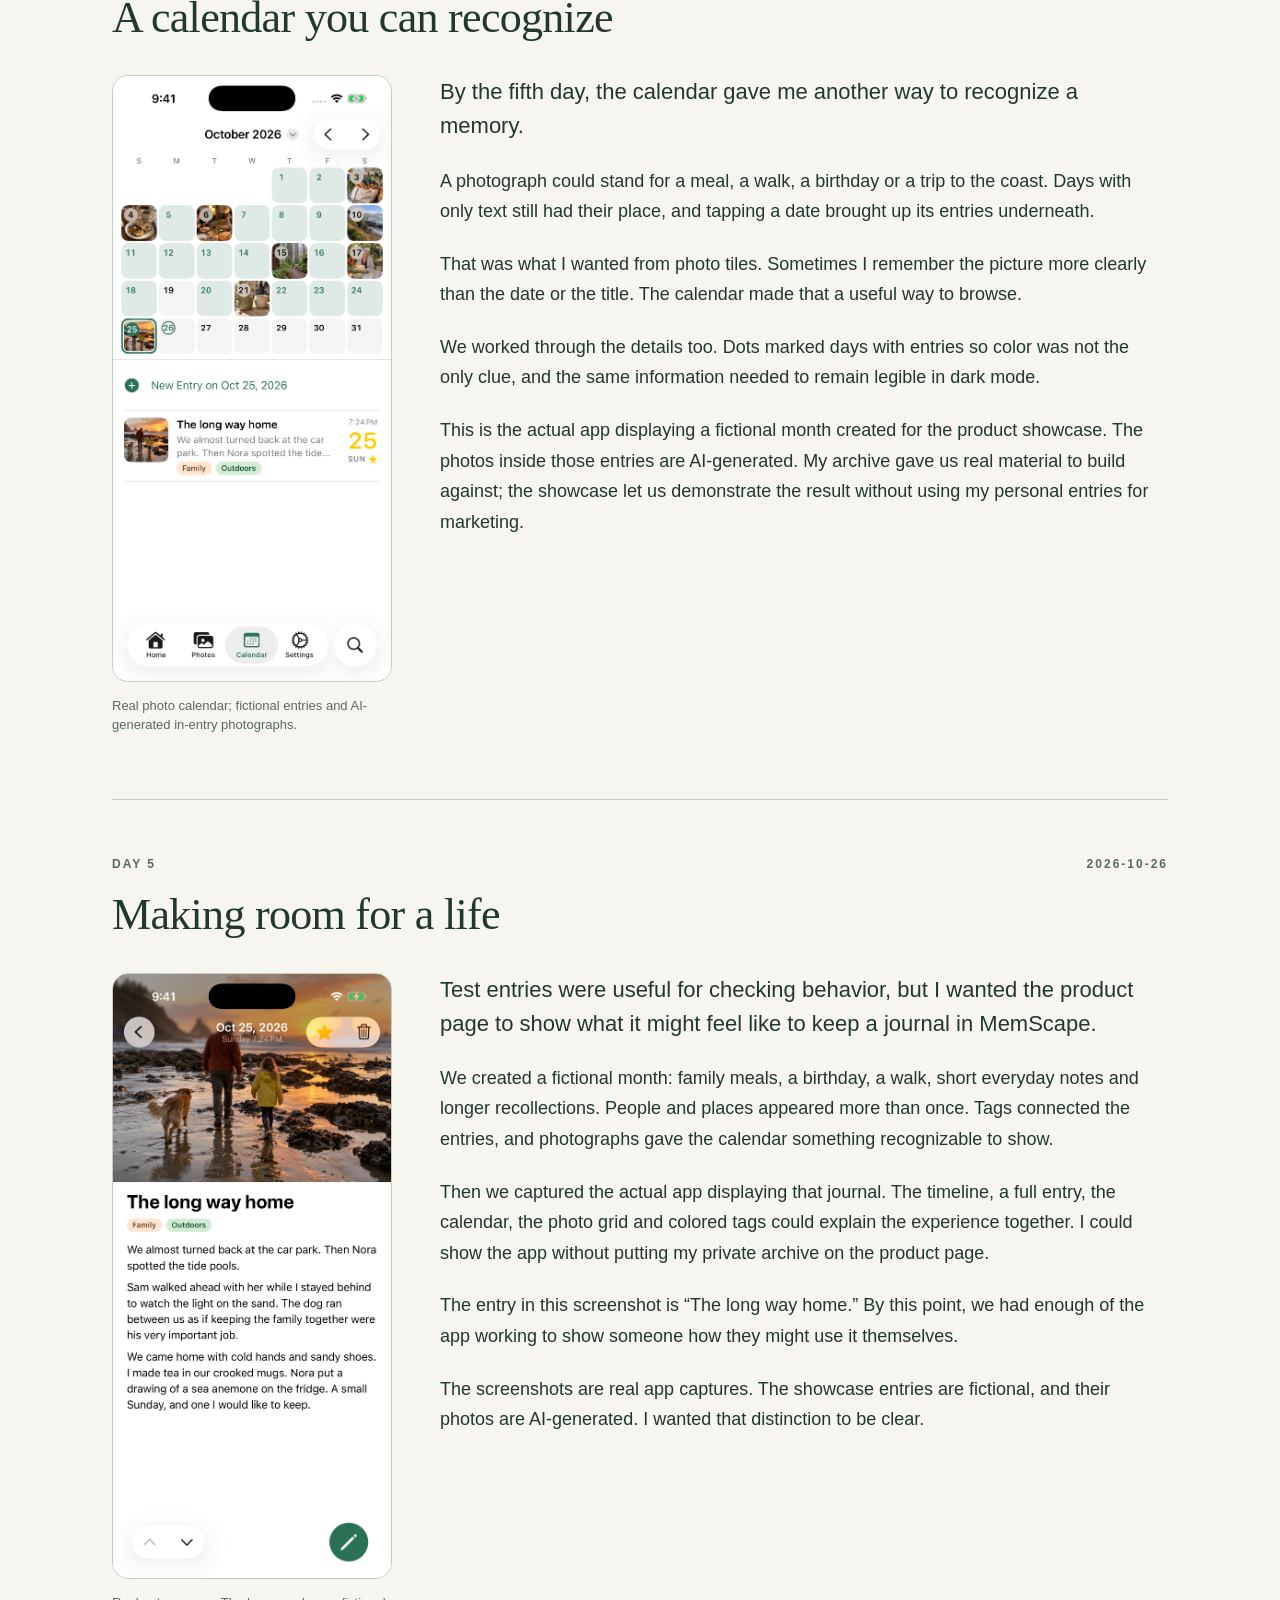
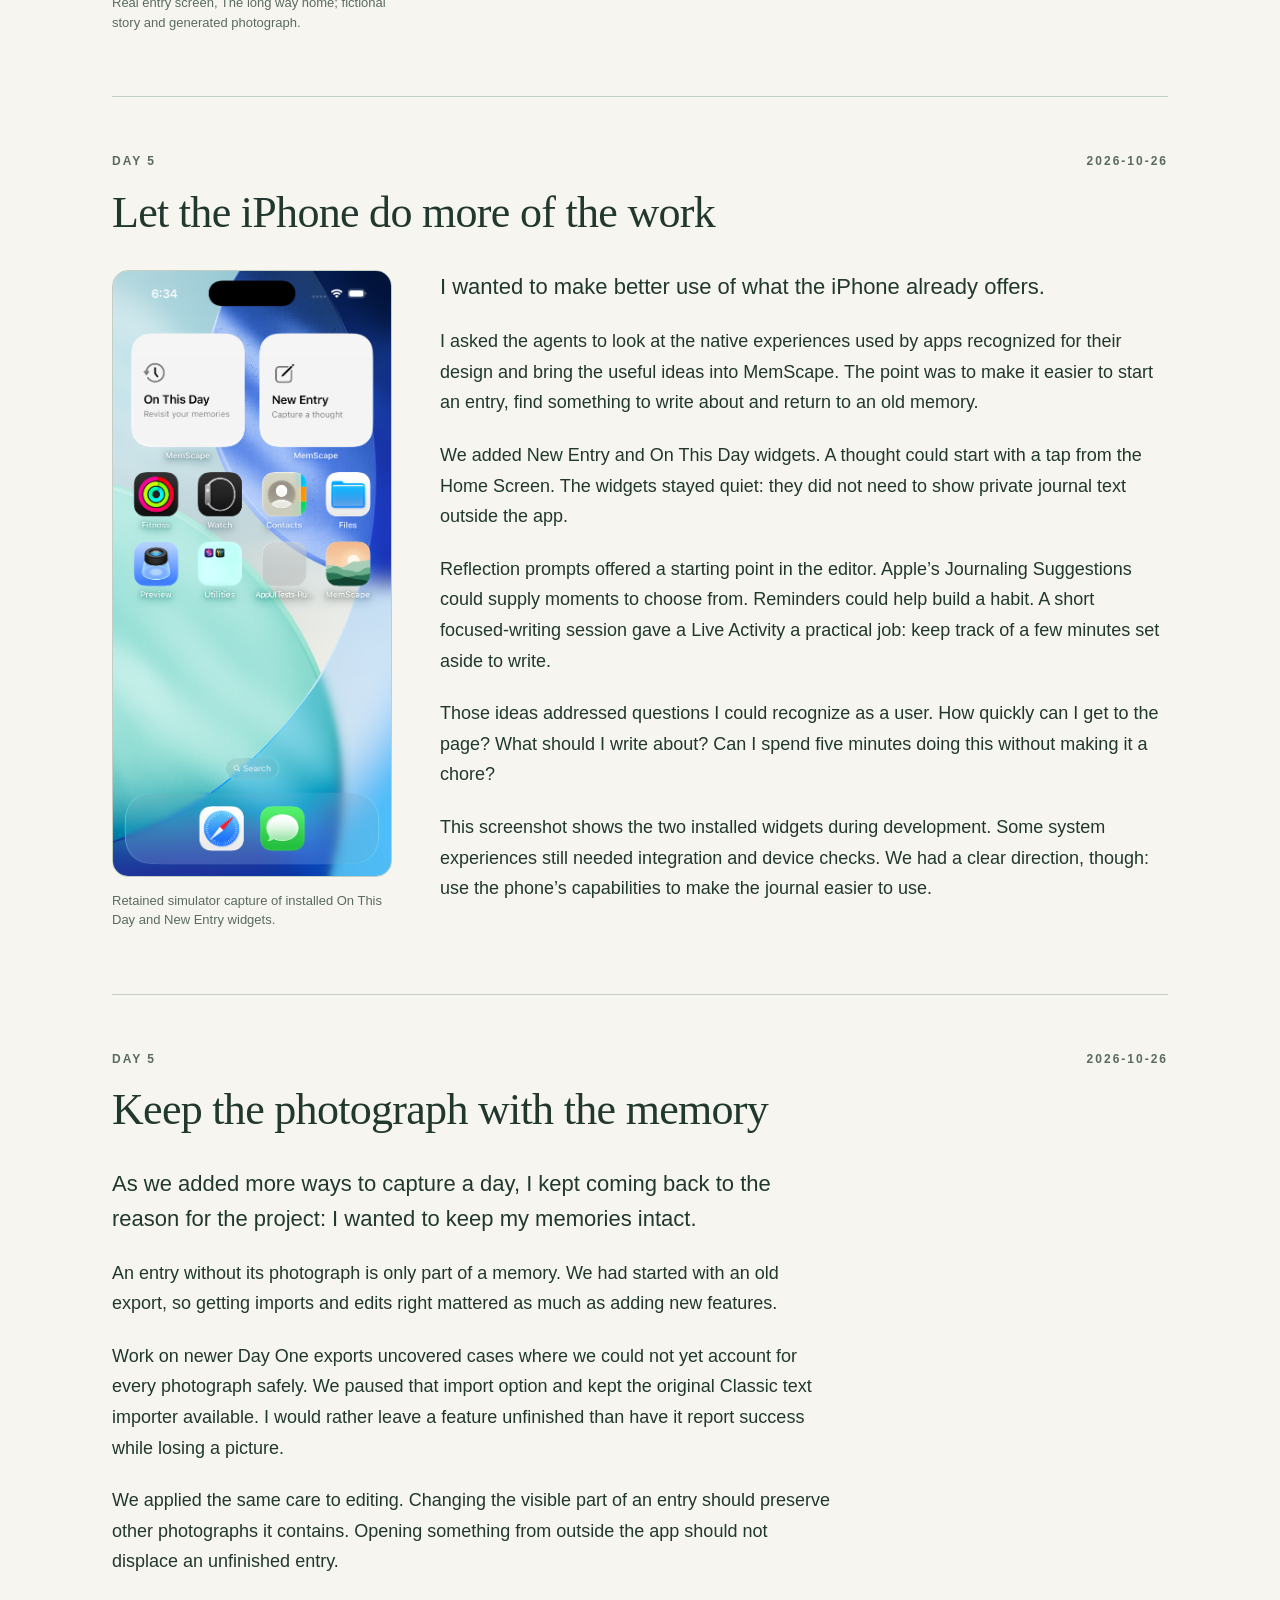
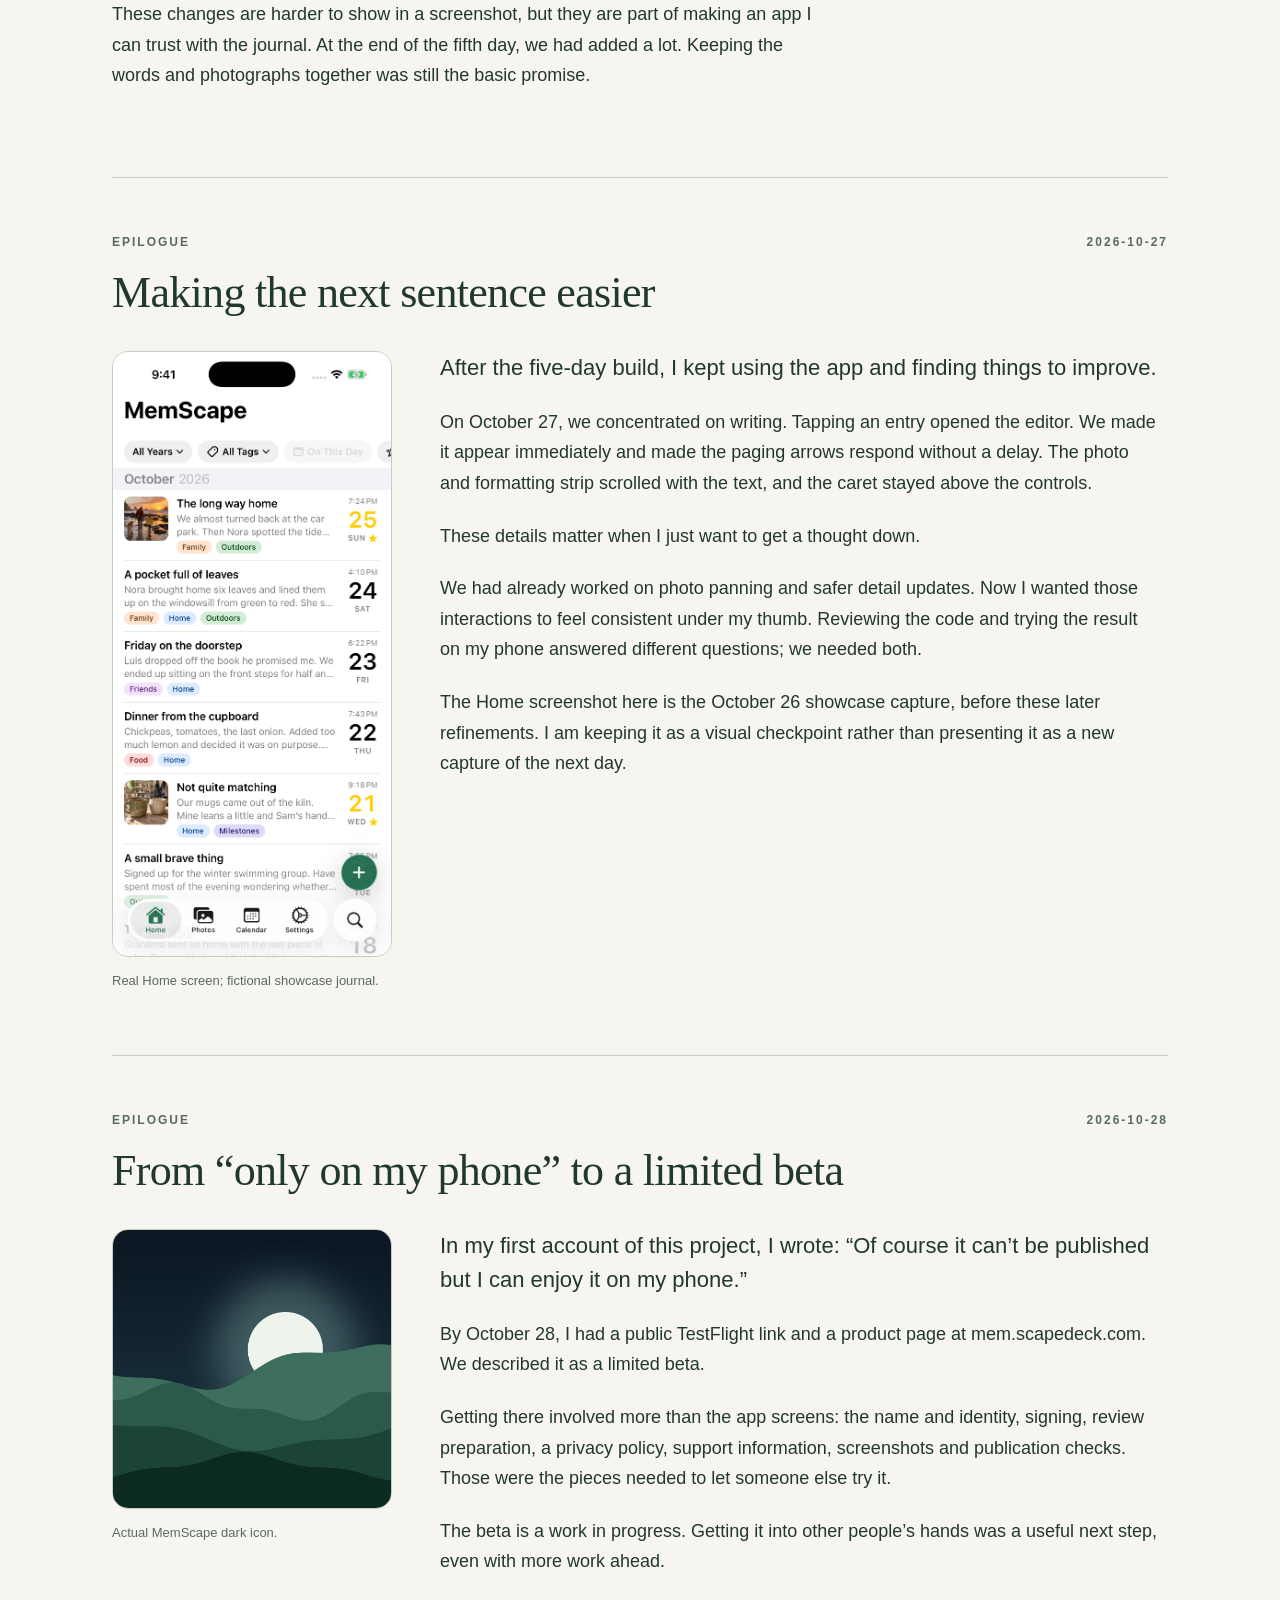
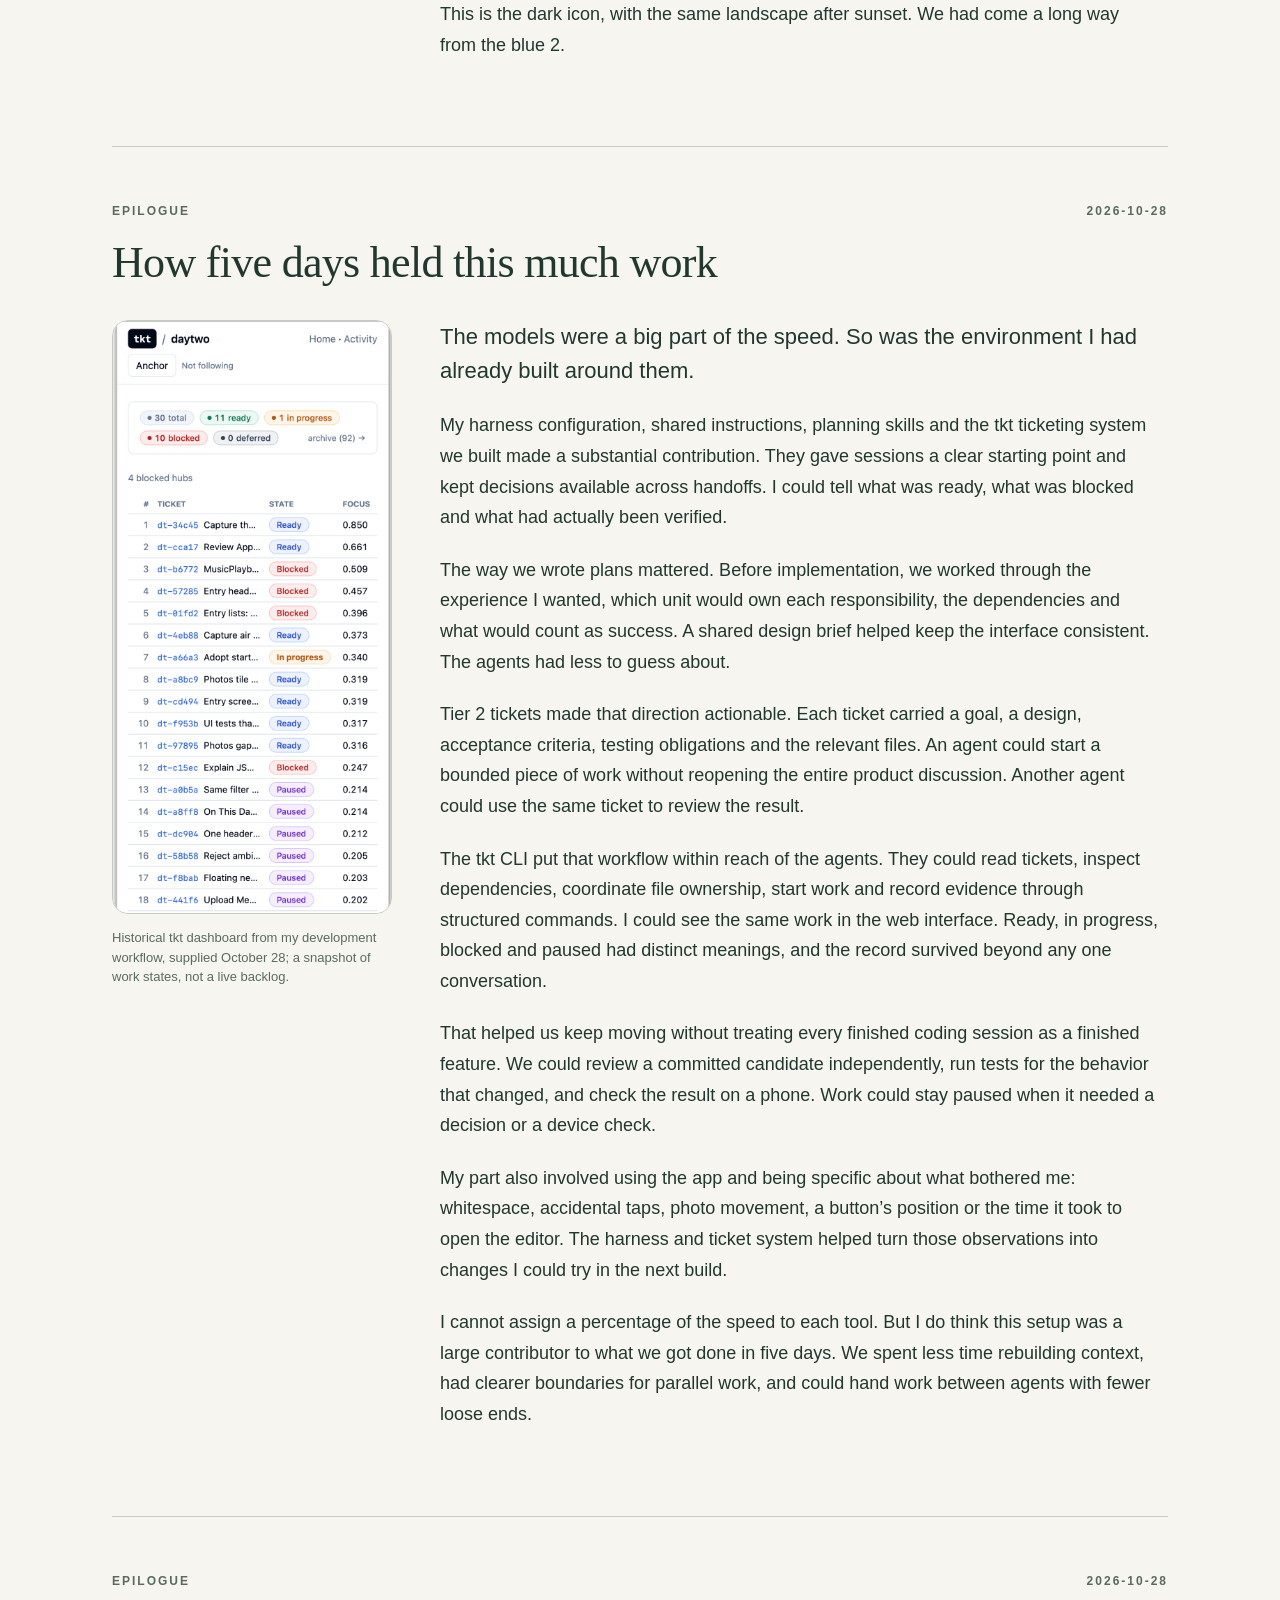
<file: journey.html>
<!doctype html>
<html lang="en">
<head>
<meta charset="utf-8">
<meta name="viewport" content="width=device-width, initial-scale=1">
<title>The memories came home — Building MemScape</title>
<meta name="description" content="How an old Day One archive became MemScape: five days of building, real screenshots, and the plans, tickets and agent harness behind the work.">
<meta name="color-scheme" content="light dark">
<meta property="og:title" content="The memories came home — Building MemScape">
<meta property="og:description" content="An old Day One archive. Five days of building. A place for the next memory.">
<meta property="og:type" content="article">
<meta property="og:image" content="https://mem.scapedeck.com/assets/app-icon.png">
<link rel="canonical" href="https://mem.scapedeck.com/journey">
<link rel="icon" href="assets/app-icon.png" type="image/png">
<link rel="stylesheet" href="assets/journey/story.css?v=20261028">
<script defer data-domain="mem.scapedeck.com" src="https://analytics.ca-17.com/js/script.js"></script>
</head>
<body>
<a class="skip" href="#chapters">Skip to the story</a>
<main>
<header id="top"><a class="back" href="index.html">← MemScape</a><p class="eyebrow">A development journal · October 2026</p><h1>The memories<br>came home.</h1><p class="note">By Steve Trefethen · Written with agent assistance from my development records.</p><p class="deck">An old Day One archive. Five days of building.<br>A place for the next memory.</p><div class="metrics"><div><b>1,404</b><span>entries recovered</span></div><div><b>256</b><span>original photographs</span></div><div><b>5</b><span>days in the core build</span></div></div></header>
<nav aria-label="Story chapters"><a href="#entry-0">Prologue</a><a href="#entry-1">Day 1</a><a href="#entry-4">Day 2</a><a href="#entry-6">Day 3</a><a href="#entry-8">Day 4</a><a href="#entry-10">Day 5</a><a href="#entry-14">Epilogue</a></nav>
<p class="note">The core build: October 22–26, 2026. An earlier planning session and an epilogue through October 28 complete the account. Written retrospectively from development sessions, plans, tickets, commits and retained screenshots.</p>
<div id="chapters"><article id="entry-0" aria-labelledby="title-0">
<div class="chapter"><span>Prologue</span><time datetime="2026-10-11">2026-10-11</time></div>
<h2 id="title-0">The memories were still there</h2>
<div class="spread"><div class="prose"><p>I stopped using Day One years ago, but I never stopped liking what it did. A few words, a photo, the weather and the place were enough to bring an ordinary day back.</p>
<p>I still had my Day One Classic archive. What I wanted was a good way to use it again—and somewhere to keep writing.</p>
<p>On October 11, I started planning that app. We inventoried a December 2020 export and found 1,404 entries and 256 photographs, covering November 2012 through October 2018. About 136,000 words. There was a lot there worth bringing back.</p>
<p>The archive gave us a concrete set of requirements. Five pairs of entries shared the same minute. Twenty-nine entries had no body. Tabs and single newlines mattered. Some weather records had a description but no temperature. I wanted the importer to preserve what was there, including the odd cases.</p>
<p>The five days in this story are October 22–26, when implementation got underway. The earlier planning session belongs here because it established what we were building and why.</p></div></div>
</article><article id="entry-1" aria-labelledby="title-1">
<div class="chapter"><span>Day 1</span><time datetime="2026-10-22">2026-10-22</time></div>
<h2 id="title-1">1,404 entries come home</h2>
<div class="spread"><figure><img src="assets/journey/first-menu.png" width="1206" height="2622" alt="Original Day Two menu; retained October 22 simulator capture, personal archive counts." loading="lazy"><figcaption>Original Day Two menu; retained October 22 simulator capture, personal archive counts.</figcaption></figure><div class="prose"><p>The first milestone was seeing the numbers I expected: 1,404 entries across 1,089 days.</p>
<p>Day Two’s menu gave me Timeline, Photos, Calendar, Starred, Years and Tags. Search made years of notes useful again. I could find something without remembering exactly when I had written it.</p>
<p>I wanted to keep the useful density of Classic: a title, a little of the text, a clear day number, the place and the weather. Underneath that interface, the importer had to respect the original text and keep each photograph with its entry. Importing the same archive again needed to skip existing entries without overwriting later edits.</p>
<p>On October 22, I accepted the foundation on my iPhone 16 Pro. I could see the journal folder in Files. The entries were JSON and the photographs were JPEGs. Keeping the journal in files I could access was a requirement from the start.</p>
<p>This dark-mode menu is a simulator screenshot from that day. It says “0 today.” We had brought the old entries back; I had not added the next one yet.</p></div></div>
</article><article id="entry-2" aria-labelledby="title-2">
<div class="chapter"><span>Day 1</span><time datetime="2026-10-22">2026-10-22</time></div>
<h2 id="title-2">A small blue promise</h2>
<div class="spread"><figure><img src="assets/journey/daytwo-icon.png" width="1024" height="1024" alt="Original blue Day Two icon, exact Git blob from scaffold commit 01b9358." loading="lazy"><figcaption>Original blue Day Two icon, exact Git blob from scaffold commit 01b9358.</figcaption></figure><div class="prose"><p>The first icon was a blue square with a white 2. I called the app Day Two, a working name for picking up where Day One had left off.</p>
<p>Before implementation, I asked for separation of concerns. I did not want a fast first build that immediately turned into a handful of giant modules.</p>
<p>We gave one store responsibility for writes, kept views reading snapshots, and made the journal folder the source of truth. Thumbnails and indexes could be rebuilt. The units had explicit dependencies, with a check to enforce them. Those decisions gave the agents clear responsibilities as the work expanded.</p>
<p>In my account of that first build, I described sixteen agents, about 8,500 lines of code, about 3,400 lines of tests, and two rounds of fresh-eyes review. Those were my first-build figures, rather than measurements of the app today. The useful part was having a structure that let the pieces fit together.</p>
<p>This is the actual icon from the first scaffold commit. I like keeping it here because it shows just how early we were.</p></div></div>
</article><article id="entry-3" aria-labelledby="title-3">
<div class="chapter"><span>Day 1</span><time datetime="2026-10-22">2026-10-22</time></div>
<h2 id="title-3">The archive gets a future tense</h2>
<div class="spread"><figure><img src="assets/journey/first-editor.png" width="1206" height="2622" alt="Original editor simulator capture with demonstration text." loading="lazy"><figcaption>Original editor simulator capture with demonstration text.</figcaption></figure><div class="prose"><p>By that evening, Day Two could create entries as well as read them.</p>
<p>Our second plan added the editor, a Markdown accessory bar, photos, tags, starring and deletion. Location, weather, motion and music capture had separate responsibilities. The editor also had to handle ordinary interruptions, such as opening the camera while writing.</p>
<p>That was an important change for me. I was building a place to continue the journal, as well as a way to read the archive. The simulator entry in this screenshot says “A few words from the simulator.” A small test, but it shows we had reached that point.</p>
<p>We made corrections as we went: keep coordinates out of a weather failure log, avoid inventing a weather condition, and preserve the editor underneath the camera.</p>
<p>Writing and capture were built on October 22. I completed the device acceptance on October 24. Getting a feature into a build and being satisfied with it on my phone were separate steps.</p></div></div>
</article><article id="entry-4" aria-labelledby="title-4">
<div class="chapter"><span>Day 2</span><time datetime="2026-10-23">2026-10-23</time></div>
<h2 id="title-4">Entry number 1,405</h2>
<div class="spread"><figure><img src="assets/journey/first-new-post.png" width="920" height="2000" alt="My phone screenshot: Day Two, 1,405 entries and First new post.  Home-address text redacted with an opaque mask." loading="lazy"><figcaption>My phone screenshot: Day Two, 1,405 entries and First new post.  Home-address text redacted with an opaque mask.</figcaption></figure><div class="prose"><p>The number at the top of this screenshot is the part I care about: 1,405 entries.</p>
<p>One more than the archive.</p>
<p>“First new post.” sits above the October 2018 entries, with a photo of my desk beside it. I had started writing in the journal again.</p>
<p>I shared this screenshot because I wanted “Day Two” moved upward to reclaim some whitespace. Looking back, it captures a more useful milestone than the layout issue I was pointing out. The app was already doing what I had built it for.</p>
<p>I could open it to revisit an old entry or add something new alongside it.</p>
<p>This is my original phone screenshot, with only the home-address fragment redacted.</p></div></div>
</article><article id="entry-5" aria-labelledby="title-5">
<div class="chapter"><span>Day 2</span><time datetime="2026-10-23">2026-10-23</time></div>
<h2 id="title-5">A way back into an ordinary day</h2>
<div class="spread"><figure><img src="assets/journey/daytwo-home.png" width="1206" height="2622" alt="Day Two after month bands and title changes; synthetic functional fixture." loading="lazy"><figcaption>Day Two after month bands and title changes; synthetic functional fixture.</figcaption></figure><div class="prose"><p>We moved from the menu to tabs for Home, Photos, Calendar, Settings and Search. I wanted the journal itself to be the first thing I saw.</p>
<p>Year, tag and favorite filters made the collection easier to navigate. Next, I asked for an On This Day pill before Starred, then for the same filters on Photos. With years of entries available, I wanted a few easy ways to get back into them.</p>
<p>This simulator screenshot shows another iteration: the title moved up, and gray month bands made the timeline easier to scan. The entries here are test content. Some subtitle behavior differed between the simulator and my phone, which was a good reminder to keep checking both.</p>
<p>By this point, the working pattern was familiar. I would use the app, notice something, share a screenshot or describe the problem, then try the next build.</p></div></div>
</article><article id="entry-6" aria-labelledby="title-6">
<div class="chapter"><span>Day 3</span><time datetime="2026-10-24">2026-10-24</time></div>
<h2 id="title-6">“MemScape?”</h2>
<div class="spread"><figure><img src="assets/journey/memscape-icon.png" width="1024" height="1024" alt="Actual MemScape light icon; layered dawn landscape." loading="lazy"><figcaption>Actual MemScape light icon; layered dawn landscape.</figcaption></figure><div class="prose"><p>We tried a few names: Jot Deck, NoteDeck, DayDeck. I already owned scapedeck.com, and that led me toward landscape, seascape and a family of “scapes.”</p>
<p>“MemScape?”</p>
<p>That was the one. I asked the agents to rename the app, choose a new color, use Apple’s system font, make an icon and retain Day One import support.</p>
<p>The blue 2 became a landscape at dawn: layered green ridges, a warm sky and a rising sun. Pine green replaced the Classic blue. We made light, dark and tinted icons so the app would fit the different appearances available on the iPhone.</p>
<p>I was starting to think about putting it in TestFlight. It still had the features I liked from the old app, but it now had its own name and identity.</p>
<p>This is the actual MemScape icon asset from the project.</p></div></div>
</article><article id="entry-7" aria-labelledby="title-7">
<div class="chapter"><span>Day 3</span><time datetime="2026-10-24">2026-10-24</time></div>
<h2 id="title-7">The same memories, a different horizon</h2>
<div class="spread"><figure><img src="assets/journey/rebrand-home.png" width="1206" height="2622" alt="Original rebrand capture; synthetic functional fixture and placeholder images." loading="lazy"><figcaption>Original rebrand capture; synthetic functional fixture and placeholder images.</figcaption></figure><div class="prose"><p>The structure of the journal was still familiar after the rename, but seeing MemScape at the top made it feel like its own app.</p>
<p>The change went beyond the toolbar. We updated bundle identifiers, permission prompts, the Files folder name, design notes and icons. We also added a TestFlight upload script.</p>
<p>I ran into a practical issue almost immediately. I had written a new entry in Day Two, then imported my historical backup into MemScape. We needed to bring that new entry over too. Having the journal in accessible files was useful when moving between app containers.</p>
<p>This October 24 simulator screenshot uses the functional test journal. The blue blocks are fixture images. The photographic showcase came later; this is what the app looked like along the way.</p></div></div>
</article><article id="entry-8" aria-labelledby="title-8">
<div class="chapter"><span>Day 4</span><time datetime="2026-10-25">2026-10-25</time></div>
<h2 id="title-8">The details become the design</h2>
<div class="spread"><figure><img src="assets/journey/entry-before.png" width="920" height="2000" alt="My October 25 phone screenshot before compact metadata header; test text. Home-address text redacted with an opaque mask." loading="lazy"><figcaption>My October 25 phone screenshot before compact metadata header; test text. Home-address text redacted with an opaque mask.</figcaption></figure><div class="prose"><p>Much of the fourth day came from small things I noticed while using the app.</p>
<p>I wanted a floating button for a new entry and editing within easy reach. The weather glyph should match the condition it described. The location needed a red pin. There was too much space around the title, and I wanted the contextual details closer to the words.</p>
<p>This screenshot shows my test entry before we compacted the metadata header. The date appears in more than one place, and the details sit below the body. It is a useful record of the layout we were changing.</p>
<p>We kept the adjustments in separate commits so they could be reviewed. I supplied examples, the agents made the changes, and I tried them on my phone.</p>
<p>Being able to iterate quickly helped. I still had to use the app and decide whether each change made it better.</p></div></div>
</article><article id="entry-9" aria-labelledby="title-9">
<div class="chapter"><span>Day 4</span><time datetime="2026-10-25">2026-10-25</time></div>
<h2 id="title-9">Giving memories their colors</h2>
<div class="spread"><figure><img src="assets/journey/tag-colors.png" width="1206" height="2622" alt="Real Color screen; fictional showcase journal." loading="lazy"><figcaption>Real Color screen; fictional showcase journal.</figcaption></figure><div class="prose"><p>I wanted tags to help me recognize entries at a glance, as well as find them through a filter.</p>
<p>Our third plan added a twelve-color palette, colored chips and dots, and a place in Settings to assign colors. We kept those choices in tags.json beside the entries, so they traveled with the journal’s files.</p>
<p>Seven tickets carried the change through storage, views, filtering, editing and settings. We also made sure an unreadable tag-settings file produced a visible problem instead of being quietly replaced.</p>
<p>This Color screen was captured on October 26 with the fictional showcase journal. The feature was built on October 25, and I completed device acceptance on October 27.</p>
<p>It was a small feature, but one that made the app feel much more personal.</p></div></div>
</article><article id="entry-10" aria-labelledby="title-10">
<div class="chapter"><span>Day 5</span><time datetime="2026-10-26">2026-10-26</time></div>
<h2 id="title-10">A calendar you can recognize</h2>
<div class="spread"><figure><img src="assets/journey/calendar-after.png" width="1206" height="2622" alt="Real photo calendar; fictional entries and AI-generated in-entry photographs." loading="lazy"><figcaption>Real photo calendar; fictional entries and AI-generated in-entry photographs.</figcaption></figure><div class="prose"><p>By the fifth day, the calendar gave me another way to recognize a memory.</p>
<p>A photograph could stand for a meal, a walk, a birthday or a trip to the coast. Days with only text still had their place, and tapping a date brought up its entries underneath.</p>
<p>That was what I wanted from photo tiles. Sometimes I remember the picture more clearly than the date or the title. The calendar made that a useful way to browse.</p>
<p>We worked through the details too. Dots marked days with entries so color was not the only clue, and the same information needed to remain legible in dark mode.</p>
<p>This is the actual app displaying a fictional month created for the product showcase. The photos inside those entries are AI-generated. My archive gave us real material to build against; the showcase let us demonstrate the result without using my personal entries for marketing.</p></div></div>
</article><article id="entry-11" aria-labelledby="title-11">
<div class="chapter"><span>Day 5</span><time datetime="2026-10-26">2026-10-26</time></div>
<h2 id="title-11">Making room for a life</h2>
<div class="spread"><figure><img src="assets/journey/showcase-entry.png" width="1206" height="2622" alt="Real entry screen, The long way home; fictional story and generated photograph." loading="lazy"><figcaption>Real entry screen, The long way home; fictional story and generated photograph.</figcaption></figure><div class="prose"><p>Test entries were useful for checking behavior, but I wanted the product page to show what it might feel like to keep a journal in MemScape.</p>
<p>We created a fictional month: family meals, a birthday, a walk, short everyday notes and longer recollections. People and places appeared more than once. Tags connected the entries, and photographs gave the calendar something recognizable to show.</p>
<p>Then we captured the actual app displaying that journal. The timeline, a full entry, the calendar, the photo grid and colored tags could explain the experience together. I could show the app without putting my private archive on the product page.</p>
<p>The entry in this screenshot is “The long way home.” By this point, we had enough of the app working to show someone how they might use it themselves.</p>
<p>The screenshots are real app captures. The showcase entries are fictional, and their photos are AI-generated. I wanted that distinction to be clear.</p></div></div>
</article><article id="entry-12" aria-labelledby="title-12">
<div class="chapter"><span>Day 5</span><time datetime="2026-10-26">2026-10-26</time></div>
<h2 id="title-12">Let the iPhone do more of the work</h2>
<div class="spread"><figure><img src="assets/journey/widgets.png" width="1206" height="2622" alt="Retained simulator capture of installed On This Day and New Entry widgets." loading="lazy"><figcaption>Retained simulator capture of installed On This Day and New Entry widgets.</figcaption></figure><div class="prose"><p>I wanted to make better use of what the iPhone already offers.</p>
<p>I asked the agents to look at the native experiences used by apps recognized for their design and bring the useful ideas into MemScape. The point was to make it easier to start an entry, find something to write about and return to an old memory.</p>
<p>We added New Entry and On This Day widgets. A thought could start with a tap from the Home Screen. The widgets stayed quiet: they did not need to show private journal text outside the app.</p>
<p>Reflection prompts offered a starting point in the editor. Apple’s Journaling Suggestions could supply moments to choose from. Reminders could help build a habit. A short focused-writing session gave a Live Activity a practical job: keep track of a few minutes set aside to write.</p>
<p>Those ideas addressed questions I could recognize as a user. How quickly can I get to the page? What should I write about? Can I spend five minutes doing this without making it a chore?</p>
<p>This screenshot shows the two installed widgets during development. Some system experiences still needed integration and device checks. We had a clear direction, though: use the phone’s capabilities to make the journal easier to use.</p></div></div>
</article><article id="entry-13" aria-labelledby="title-13">
<div class="chapter"><span>Day 5</span><time datetime="2026-10-26">2026-10-26</time></div>
<h2 id="title-13">Keep the photograph with the memory</h2>
<div class="spread"><div class="prose"><p>As we added more ways to capture a day, I kept coming back to the reason for the project: I wanted to keep my memories intact.</p>
<p>An entry without its photograph is only part of a memory. We had started with an old export, so getting imports and edits right mattered as much as adding new features.</p>
<p>Work on newer Day One exports uncovered cases where we could not yet account for every photograph safely. We paused that import option and kept the original Classic text importer available. I would rather leave a feature unfinished than have it report success while losing a picture.</p>
<p>We applied the same care to editing. Changing the visible part of an entry should preserve other photographs it contains. Opening something from outside the app should not displace an unfinished entry.</p>
<p>These changes are harder to show in a screenshot, but they are part of making an app I can trust with the journal. At the end of the fifth day, we had added a lot. Keeping the words and photographs together was still the basic promise.</p></div></div>
</article><article id="entry-14" aria-labelledby="title-14">
<div class="chapter"><span>Epilogue</span><time datetime="2026-10-27">2026-10-27</time></div>
<h2 id="title-14">Making the next sentence easier</h2>
<div class="spread"><figure><img src="assets/journey/modern-home.png" width="1206" height="2622" alt="Real Home screen; fictional showcase journal." loading="lazy"><figcaption>Real Home screen; fictional showcase journal.</figcaption></figure><div class="prose"><p>After the five-day build, I kept using the app and finding things to improve.</p>
<p>On October 27, we concentrated on writing. Tapping an entry opened the editor. We made it appear immediately and made the paging arrows respond without a delay. The photo and formatting strip scrolled with the text, and the caret stayed above the controls.</p>
<p>These details matter when I just want to get a thought down.</p>
<p>We had already worked on photo panning and safer detail updates. Now I wanted those interactions to feel consistent under my thumb. Reviewing the code and trying the result on my phone answered different questions; we needed both.</p>
<p>The Home screenshot here is the October 26 showcase capture, before these later refinements. I am keeping it as a visual checkpoint rather than presenting it as a new capture of the next day.</p></div></div>
</article><article id="entry-15" aria-labelledby="title-15">
<div class="chapter"><span>Epilogue</span><time datetime="2026-10-28">2026-10-28</time></div>
<h2 id="title-15">From “only on my phone” to a limited beta</h2>
<div class="spread"><figure><img src="assets/journey/memscape-dark-icon.png" width="1024" height="1024" alt="Actual MemScape dark icon." loading="lazy"><figcaption>Actual MemScape dark icon.</figcaption></figure><div class="prose"><p>In my first account of this project, I wrote: “Of course it can’t be published but I can enjoy it on my phone.”</p>
<p>By October 28, I had a public TestFlight link and a product page at mem.scapedeck.com. We described it as a limited beta.</p>
<p>Getting there involved more than the app screens: the name and identity, signing, review preparation, a privacy policy, support information, screenshots and publication checks. Those were the pieces needed to let someone else try it.</p>
<p>The beta is a work in progress. Getting it into other people’s hands was a useful next step, even with more work ahead.</p>
<p>This is the dark icon, with the same landscape after sunset. We had come a long way from the blue 2.</p></div></div>
</article><article id="entry-16" aria-labelledby="title-16">
<div class="chapter"><span>Epilogue</span><time datetime="2026-10-28">2026-10-28</time></div>
<h2 id="title-16">How five days held this much work</h2>
<div class="spread"><figure><img src="assets/journey/ticket-system.png" width="798" height="1700" alt="Historical tkt dashboard from my development workflow, supplied October 28; a snapshot of work states, not a live backlog." loading="lazy"><figcaption>Historical tkt dashboard from my development workflow, supplied October 28; a snapshot of work states, not a live backlog.</figcaption></figure><div class="prose"><p>The models were a big part of the speed. So was the environment I had already built around them.</p>
<p>My harness configuration, shared instructions, planning skills and the tkt ticketing system we built made a substantial contribution. They gave sessions a clear starting point and kept decisions available across handoffs. I could tell what was ready, what was blocked and what had actually been verified.</p>
<p>The way we wrote plans mattered. Before implementation, we worked through the experience I wanted, which unit would own each responsibility, the dependencies and what would count as success. A shared design brief helped keep the interface consistent. The agents had less to guess about.</p>
<p>Tier 2 tickets made that direction actionable. Each ticket carried a goal, a design, acceptance criteria, testing obligations and the relevant files. An agent could start a bounded piece of work without reopening the entire product discussion. Another agent could use the same ticket to review the result.</p>
<p>The tkt CLI put that workflow within reach of the agents. They could read tickets, inspect dependencies, coordinate file ownership, start work and record evidence through structured commands. I could see the same work in the web interface. Ready, in progress, blocked and paused had distinct meanings, and the record survived beyond any one conversation.</p>
<p>That helped us keep moving without treating every finished coding session as a finished feature. We could review a committed candidate independently, run tests for the behavior that changed, and check the result on a phone. Work could stay paused when it needed a decision or a device check.</p>
<p>My part also involved using the app and being specific about what bothered me: whitespace, accidental taps, photo movement, a button’s position or the time it took to open the editor. The harness and ticket system helped turn those observations into changes I could try in the next build.</p>
<p>I cannot assign a percentage of the speed to each tool. But I do think this setup was a large contributor to what we got done in five days. We spent less time rebuilding context, had clearer boundaries for parallel work, and could hand work between agents with fewer loose ends.</p></div></div>
</article><article id="entry-17" aria-labelledby="title-17">
<div class="chapter"><span>Epilogue</span><time datetime="2026-10-28">2026-10-28</time></div>
<h2 id="title-17">A journal about bringing a journal home</h2>
<div class="spread"><figure><img src="assets/journey/showcase-calendar-dark.png" width="1206" height="2622" alt="Real calendar in dark appearance; fictional showcase and generated in-entry photographs." loading="lazy"><figcaption>Real calendar in dark appearance; fictional showcase and generated in-entry photographs.</figcaption></figure><div class="prose"><p>I started with photographs and words I had already collected. I wanted a good way back into them.</p>
<p>Now I also have a record of building that way back: the blue 2, the menu showing 1,404 entries, my first new post, the green landscape, the photo calendar and the widgets.</p>
<p>I put this account together with agent assistance on October 28, using our sessions, plans, tickets, commits and screenshots. It covers the October 22–26 build, with the earlier October 11 planning session and an epilogue through October 28. The journal dates follow the work; the entry times simply put the chapters in order.</p>
<p>Some screenshots show my original journal. Others show test content or the fictional showcase, as identified in their captions. Only home-address text is redacted. Every app interface shown here is an actual capture.</p>
<p>I am still working on MemScape. But I can open the old journal again, find something I remember, and write the next entry. That is what I wanted when this started.</p></div></div>
</article></div>
<footer><p class="eyebrow">A small history of the icon</p><div class="icons"><figure><img src="assets/journey/daytwo-icon.png" width="1024" height="1024" alt="Original blue Day Two icon, exact Git blob from scaffold commit 01b9358." loading="lazy"><figcaption>Day Two</figcaption></figure><figure><img src="assets/journey/memscape-icon.png" width="1024" height="1024" alt="Actual MemScape light icon; layered dawn landscape." loading="lazy"><figcaption>MemScape · light</figcaption></figure><figure><img src="assets/journey/memscape-dark-icon.png" width="1024" height="1024" alt="Actual MemScape dark icon." loading="lazy"><figcaption>MemScape · dark</figcaption></figure><figure><img src="assets/journey/memscape-tinted-icon.png" width="1024" height="1024" alt="Actual MemScape tinted icon." loading="lazy"><figcaption>MemScape · tinted</figcaption></figure></div><h2>The next memory is yours.</h2><p><a class="back" href="index.html">Explore MemScape →</a></p><p class="note">About the images: actual app captures and original icon assets. Privacy redactions are labeled. Functional test journals and fictional showcase entries are identified in captions; photographs inside the fictional showcase were AI-generated. No app screen was generated for this story.</p><p class="note">This is a dated account of development, not a list of features guaranteed in every beta build. The ticket dashboard is a historical screenshot, not a live backlog.</p><div class="footer-links"><a href="#top" id="back-top">Back to the beginning ↑</a><a href="support.html">Support</a><a href="privacy-policy.html">Privacy</a></div></footer>
</main></body></html>
</file>
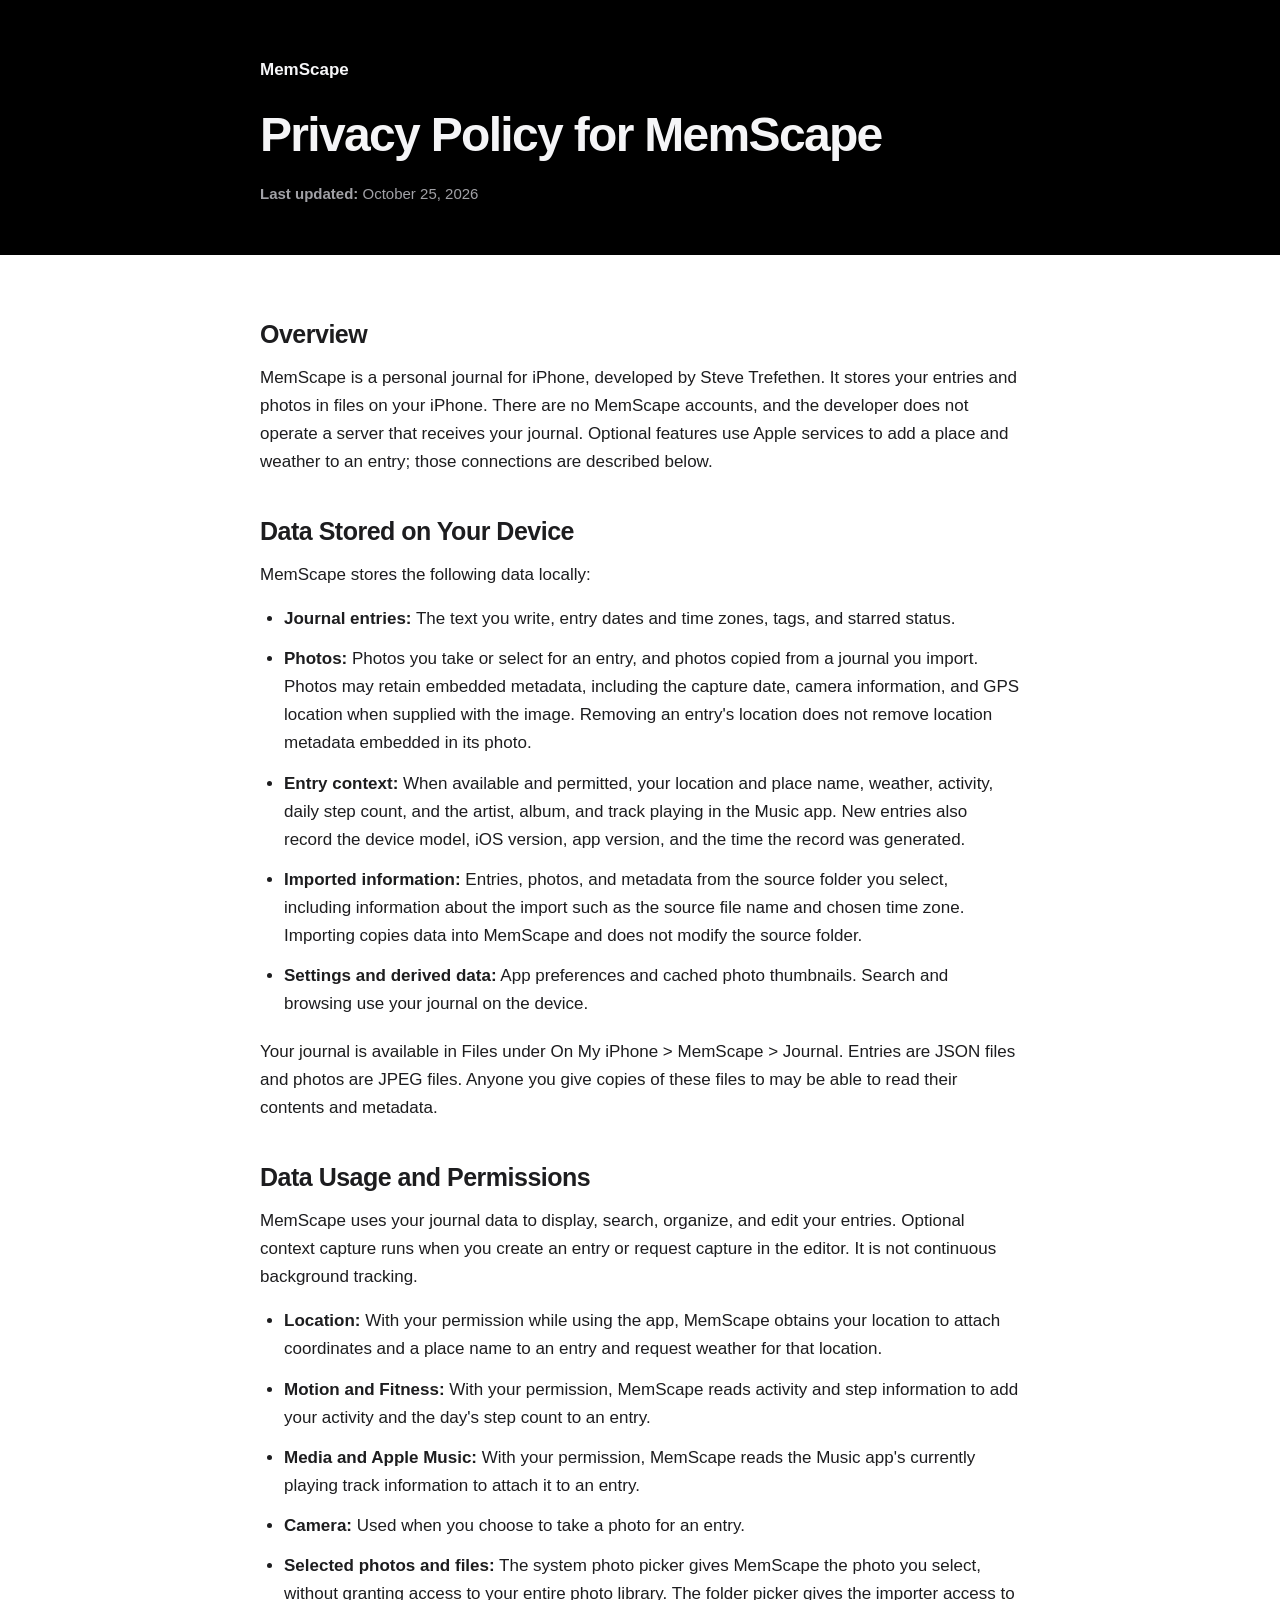
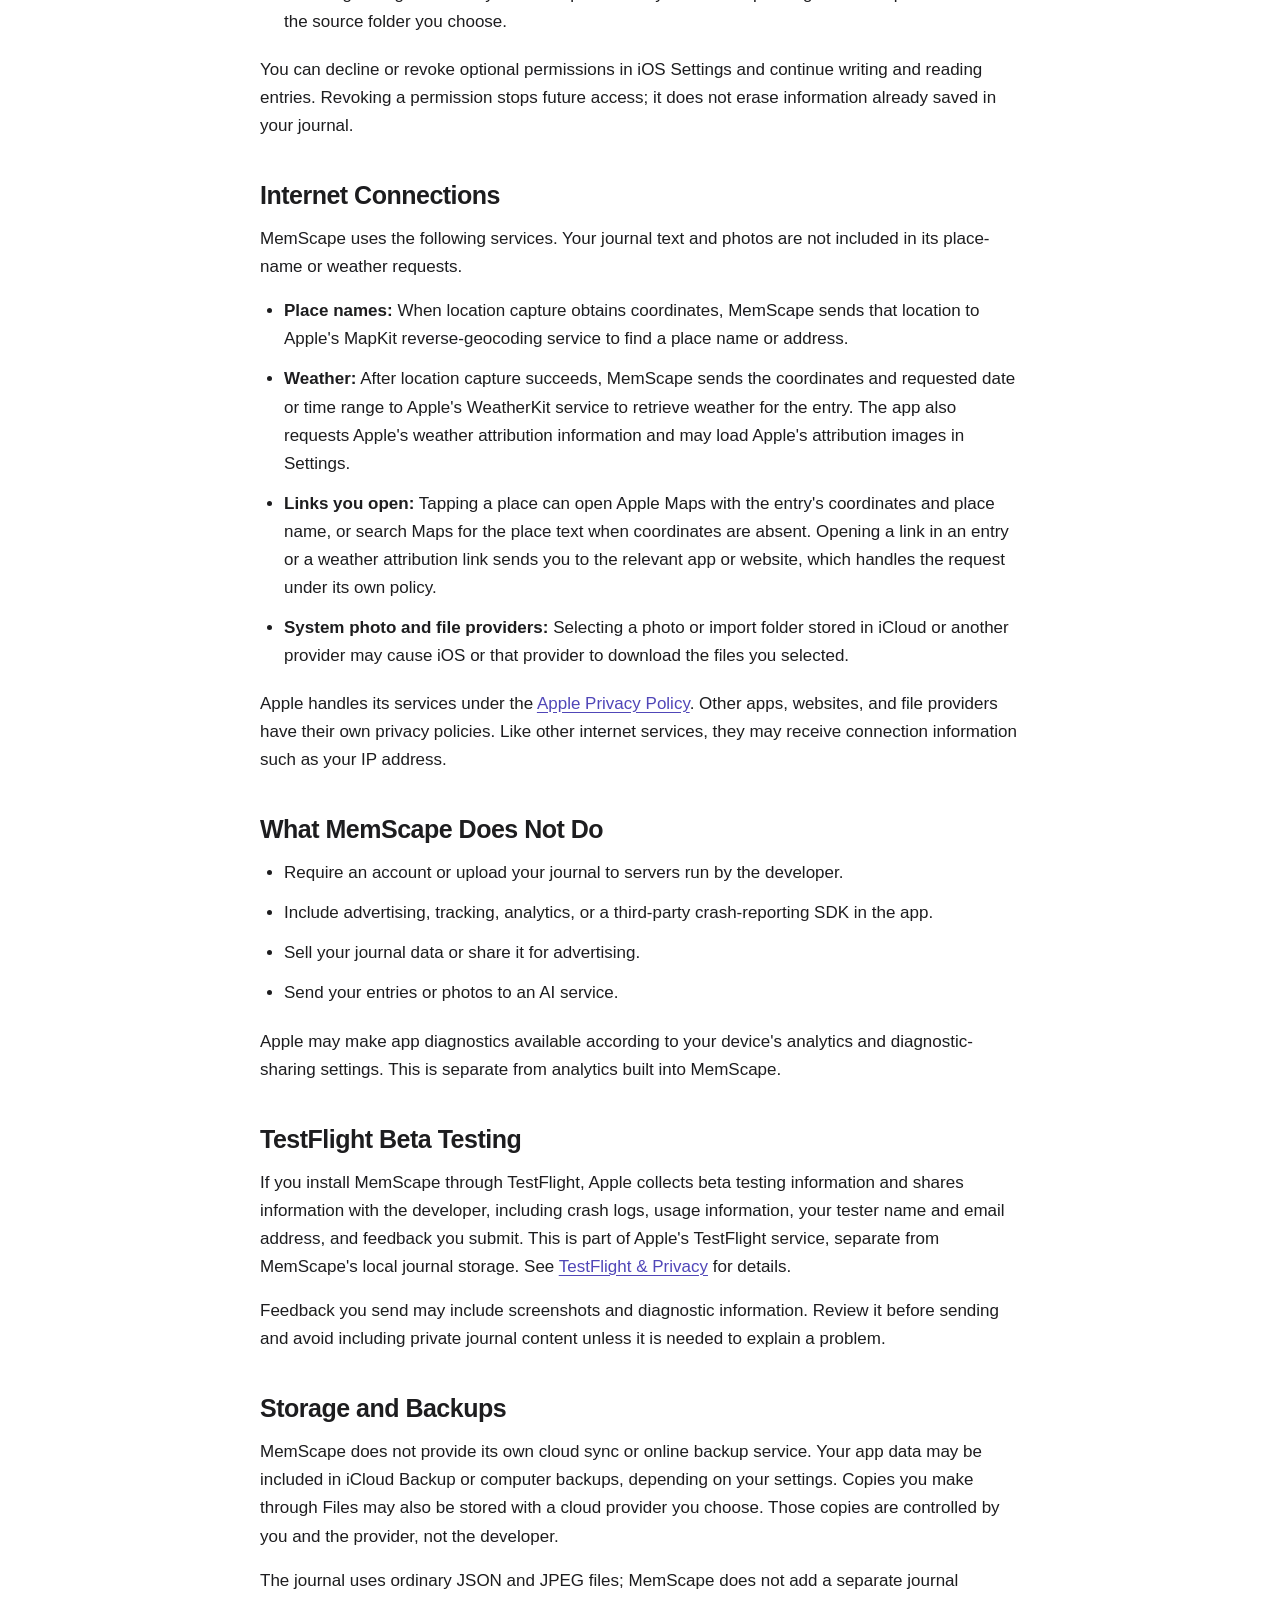
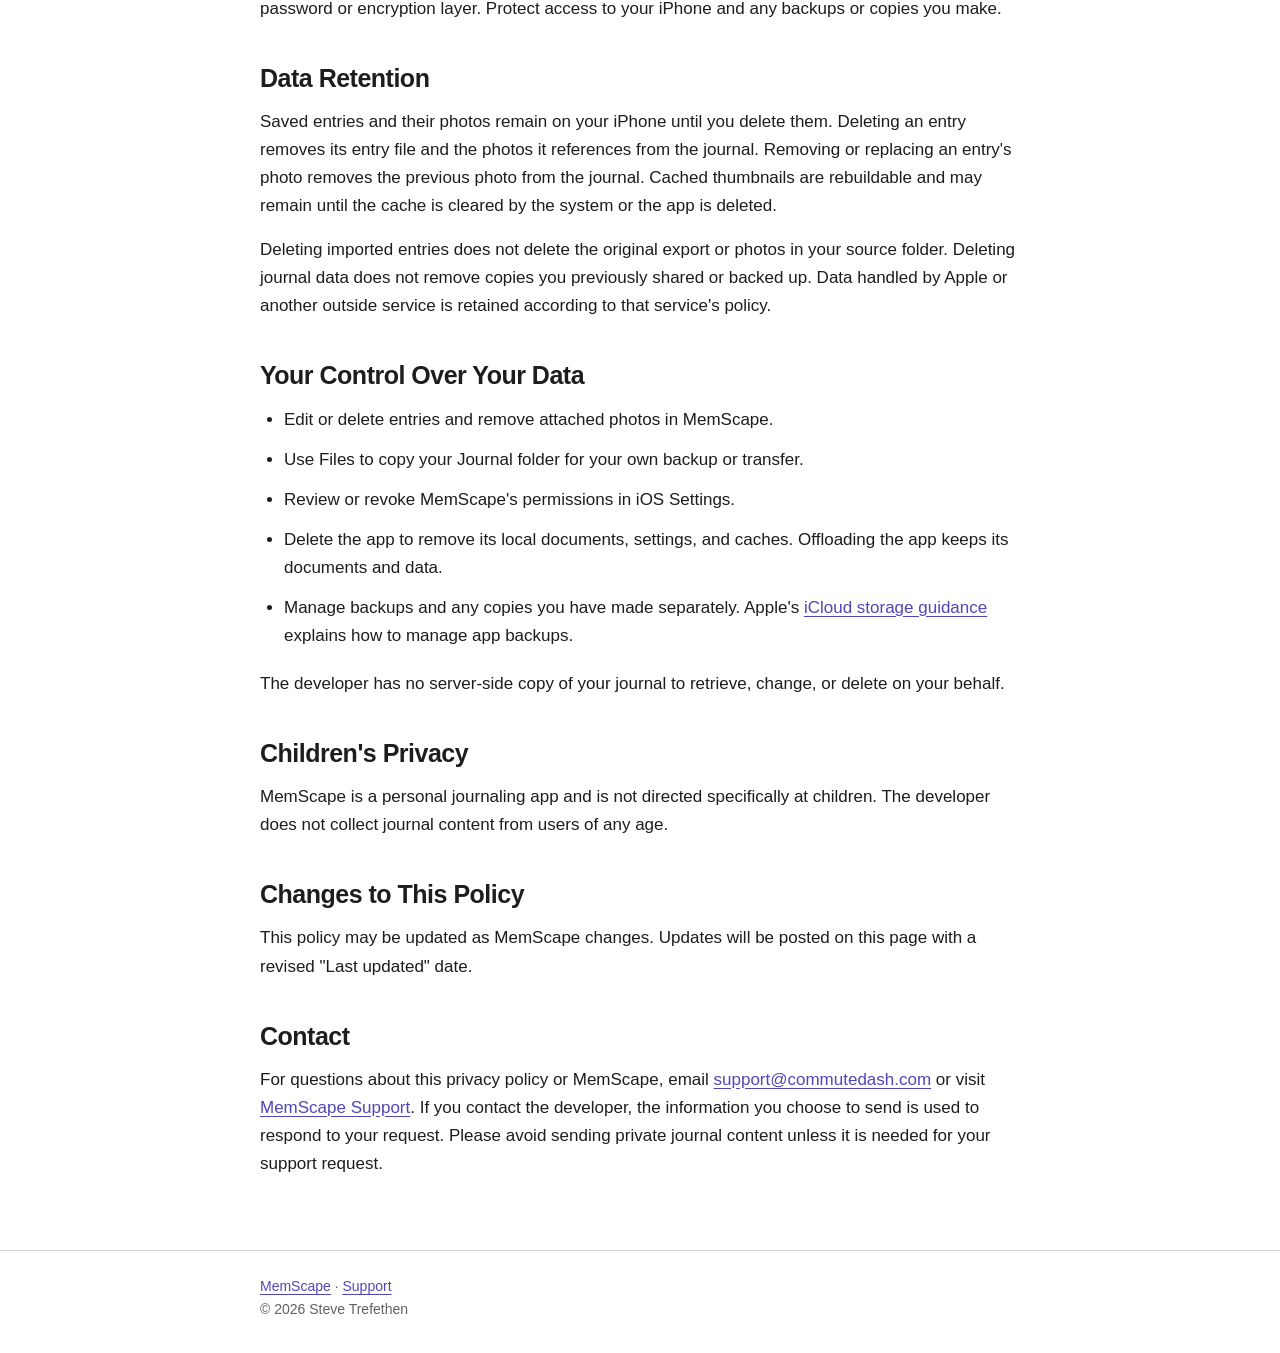
<file: privacy-policy.html>
<!doctype html>
<html lang="en">
<head>
  <meta charset="utf-8">
  <meta name="viewport" content="width=device-width, initial-scale=1, viewport-fit=cover">
  <title>Privacy Policy - MemScape</title>
  <meta name="description" content="MemScape privacy policy. Your journal is stored on your iPhone. No accounts, ads, or analytics. Learn about optional permissions, Apple services, backups, and your control over your data.">
  <meta name="color-scheme" content="light dark">
  <style>
    :root { color-scheme: light dark; --bg: #fff; --text: #1d1d1f; --secondary: #616166; --link: #5046b8; --line: #d2d2d7; }
    * { box-sizing: border-box; }
    body { margin: 0; background: var(--bg); color: var(--text); font-family: -apple-system, BlinkMacSystemFont, "Segoe UI", sans-serif; font-size: 17px; line-height: 1.65; }
    .wrap { width: min(760px, calc(100% - 48px)); margin-inline: auto; }
    header { background: #000; color: #f5f5f7; padding: 56px 0 48px; }
    .brand { margin: 0 0 24px; font-weight: 600; }
    h1 { margin: 0; font-size: clamp(32px, 6vw, 48px); line-height: 1.12; letter-spacing: -.035em; text-wrap: balance; }
    .updated { margin: 20px 0 0; color: #a1a1a6; font-size: 15px; }
    article { padding-block: 24px 56px; }
    h2 { margin: 40px 0 14px; font-size: 25px; line-height: 1.25; letter-spacing: -.02em; }
    h3 { margin: 24px 0 10px; font-size: 18px; }
    p { margin: 0 0 16px; }
    ul { padding-left: 24px; margin: 0 0 20px; }
    li { margin-bottom: 12px; }
    a { color: var(--link); text-underline-offset: .18em; overflow-wrap: anywhere; }
    a:focus-visible { outline: 3px solid currentColor; outline-offset: 4px; }
    .skip { position: absolute; left: 16px; top: -100px; padding: 12px 16px; background: var(--bg); z-index: 1; }
    .skip:focus { top: 12px; }
    footer { border-top: 1px solid var(--line); padding: 24px 0 32px; color: var(--secondary); font-size: 14px; }
    @media (prefers-color-scheme: dark) { :root { --bg: #000; --text: #f5f5f7; --secondary: #a1a1a6; --link: #b2aaff; --line: #424245; } }
    @media (max-width: 419px) { .wrap { width: calc(100% - 32px); } header { padding-block: 40px; } }
    @media print { header { background: white; color: black; padding-block: 24px; } .updated { color: #444; } body { background: white; color: black; } a { color: inherit; } .skip { display: none; } }
  </style>
</head>
<body>
  <a class="skip" href="#main">Skip to content</a>
  <header>
    <div class="wrap">
      <p class="brand">MemScape</p>
      <h1>Privacy Policy for MemScape</h1>
      <p class="updated"><strong>Last updated:</strong> October 25, 2026</p>
    </div>
  </header>
  <main id="main" class="wrap">
    <article aria-label="Privacy policy">
      <h2>Overview</h2>
      <p>MemScape is a personal journal for iPhone, developed by Steve Trefethen. It stores your entries and photos in files on your iPhone. There are no MemScape accounts, and the developer does not operate a server that receives your journal. Optional features use Apple services to add a place and weather to an entry; those connections are described below.</p>

      <h2>Data Stored on Your Device</h2>
      <p>MemScape stores the following data locally:</p>
      <ul>
        <li><strong>Journal entries:</strong> The text you write, entry dates and time zones, tags, and starred status.</li>
        <li><strong>Photos:</strong> Photos you take or select for an entry, and photos copied from a journal you import. Photos may retain embedded metadata, including the capture date, camera information, and GPS location when supplied with the image. Removing an entry's location does not remove location metadata embedded in its photo.</li>
        <li><strong>Entry context:</strong> When available and permitted, your location and place name, weather, activity, daily step count, and the artist, album, and track playing in the Music app. New entries also record the device model, iOS version, app version, and the time the record was generated.</li>
        <li><strong>Imported information:</strong> Entries, photos, and metadata from the source folder you select, including information about the import such as the source file name and chosen time zone. Importing copies data into MemScape and does not modify the source folder.</li>
        <li><strong>Settings and derived data:</strong> App preferences and cached photo thumbnails. Search and browsing use your journal on the device.</li>
      </ul>
      <p>Your journal is available in Files under On My iPhone &gt; MemScape &gt; Journal. Entries are JSON files and photos are JPEG files. Anyone you give copies of these files to may be able to read their contents and metadata.</p>

      <h2>Data Usage and Permissions</h2>
      <p>MemScape uses your journal data to display, search, organize, and edit your entries. Optional context capture runs when you create an entry or request capture in the editor. It is not continuous background tracking.</p>
      <ul>
        <li><strong>Location:</strong> With your permission while using the app, MemScape obtains your location to attach coordinates and a place name to an entry and request weather for that location.</li>
        <li><strong>Motion and Fitness:</strong> With your permission, MemScape reads activity and step information to add your activity and the day's step count to an entry.</li>
        <li><strong>Media and Apple Music:</strong> With your permission, MemScape reads the Music app's currently playing track information to attach it to an entry.</li>
        <li><strong>Camera:</strong> Used when you choose to take a photo for an entry.</li>
        <li><strong>Selected photos and files:</strong> The system photo picker gives MemScape the photo you select, without granting access to your entire photo library. The folder picker gives the importer access to the source folder you choose.</li>
      </ul>
      <p>You can decline or revoke optional permissions in iOS Settings and continue writing and reading entries. Revoking a permission stops future access; it does not erase information already saved in your journal.</p>

      <h2>Internet Connections</h2>
      <p>MemScape uses the following services. Your journal text and photos are not included in its place-name or weather requests.</p>
      <ul>
        <li><strong>Place names:</strong> When location capture obtains coordinates, MemScape sends that location to Apple's MapKit reverse-geocoding service to find a place name or address.</li>
        <li><strong>Weather:</strong> After location capture succeeds, MemScape sends the coordinates and requested date or time range to Apple's WeatherKit service to retrieve weather for the entry. The app also requests Apple's weather attribution information and may load Apple's attribution images in Settings.</li>
        <li><strong>Links you open:</strong> Tapping a place can open Apple Maps with the entry's coordinates and place name, or search Maps for the place text when coordinates are absent. Opening a link in an entry or a weather attribution link sends you to the relevant app or website, which handles the request under its own policy.</li>
        <li><strong>System photo and file providers:</strong> Selecting a photo or import folder stored in iCloud or another provider may cause iOS or that provider to download the files you selected.</li>
      </ul>
      <p>Apple handles its services under the <a href="https://www.apple.com/legal/privacy/">Apple Privacy Policy</a>. Other apps, websites, and file providers have their own privacy policies. Like other internet services, they may receive connection information such as your IP address.</p>

      <h2>What MemScape Does Not Do</h2>
      <ul>
        <li>Require an account or upload your journal to servers run by the developer.</li>
        <li>Include advertising, tracking, analytics, or a third-party crash-reporting SDK in the app.</li>
        <li>Sell your journal data or share it for advertising.</li>
        <li>Send your entries or photos to an AI service.</li>
      </ul>
      <p>Apple may make app diagnostics available according to your device's analytics and diagnostic-sharing settings. This is separate from analytics built into MemScape.</p>

      <h2>TestFlight Beta Testing</h2>
      <p>If you install MemScape through TestFlight, Apple collects beta testing information and shares information with the developer, including crash logs, usage information, your tester name and email address, and feedback you submit. This is part of Apple's TestFlight service, separate from MemScape's local journal storage. See <a href="https://www.apple.com/legal/privacy/data/en/test-flight/">TestFlight &amp; Privacy</a> for details.</p>
      <p>Feedback you send may include screenshots and diagnostic information. Review it before sending and avoid including private journal content unless it is needed to explain a problem.</p>

      <h2>Storage and Backups</h2>
      <p>MemScape does not provide its own cloud sync or online backup service. Your app data may be included in iCloud Backup or computer backups, depending on your settings. Copies you make through Files may also be stored with a cloud provider you choose. Those copies are controlled by you and the provider, not the developer.</p>
      <p>The journal uses ordinary JSON and JPEG files; MemScape does not add a separate journal password or encryption layer. Protect access to your iPhone and any backups or copies you make.</p>

      <h2>Data Retention</h2>
      <p>Saved entries and their photos remain on your iPhone until you delete them. Deleting an entry removes its entry file and the photos it references from the journal. Removing or replacing an entry's photo removes the previous photo from the journal. Cached thumbnails are rebuildable and may remain until the cache is cleared by the system or the app is deleted.</p>
      <p>Deleting imported entries does not delete the original export or photos in your source folder. Deleting journal data does not remove copies you previously shared or backed up. Data handled by Apple or another outside service is retained according to that service's policy.</p>

      <h2>Your Control Over Your Data</h2>
      <ul>
        <li>Edit or delete entries and remove attached photos in MemScape.</li>
        <li>Use Files to copy your Journal folder for your own backup or transfer.</li>
        <li>Review or revoke MemScape's permissions in iOS Settings.</li>
        <li>Delete the app to remove its local documents, settings, and caches. Offloading the app keeps its documents and data.</li>
        <li>Manage backups and any copies you have made separately. Apple's <a href="https://support.apple.com/en-us/108922">iCloud storage guidance</a> explains how to manage app backups.</li>
      </ul>
      <p>The developer has no server-side copy of your journal to retrieve, change, or delete on your behalf.</p>

      <h2>Children's Privacy</h2>
      <p>MemScape is a personal journaling app and is not directed specifically at children. The developer does not collect journal content from users of any age.</p>

      <h2>Changes to This Policy</h2>
      <p>This policy may be updated as MemScape changes. Updates will be posted on this page with a revised "Last updated" date.</p>

      <h2>Contact</h2>
      <p>For questions about this privacy policy or MemScape, email <a href="mailto:support@commutedash.com">support@commutedash.com</a> or visit <a href="support.html">MemScape Support</a>. If you contact the developer, the information you choose to send is used to respond to your request. Please avoid sending private journal content unless it is needed for your support request.</p>
    </article>
  </main>
  <footer><div class="wrap"><a href="index.html">MemScape</a> &middot; <a href="support.html">Support</a><br>&copy; 2026 Steve Trefethen</div></footer>
</body>
</html>
</file>
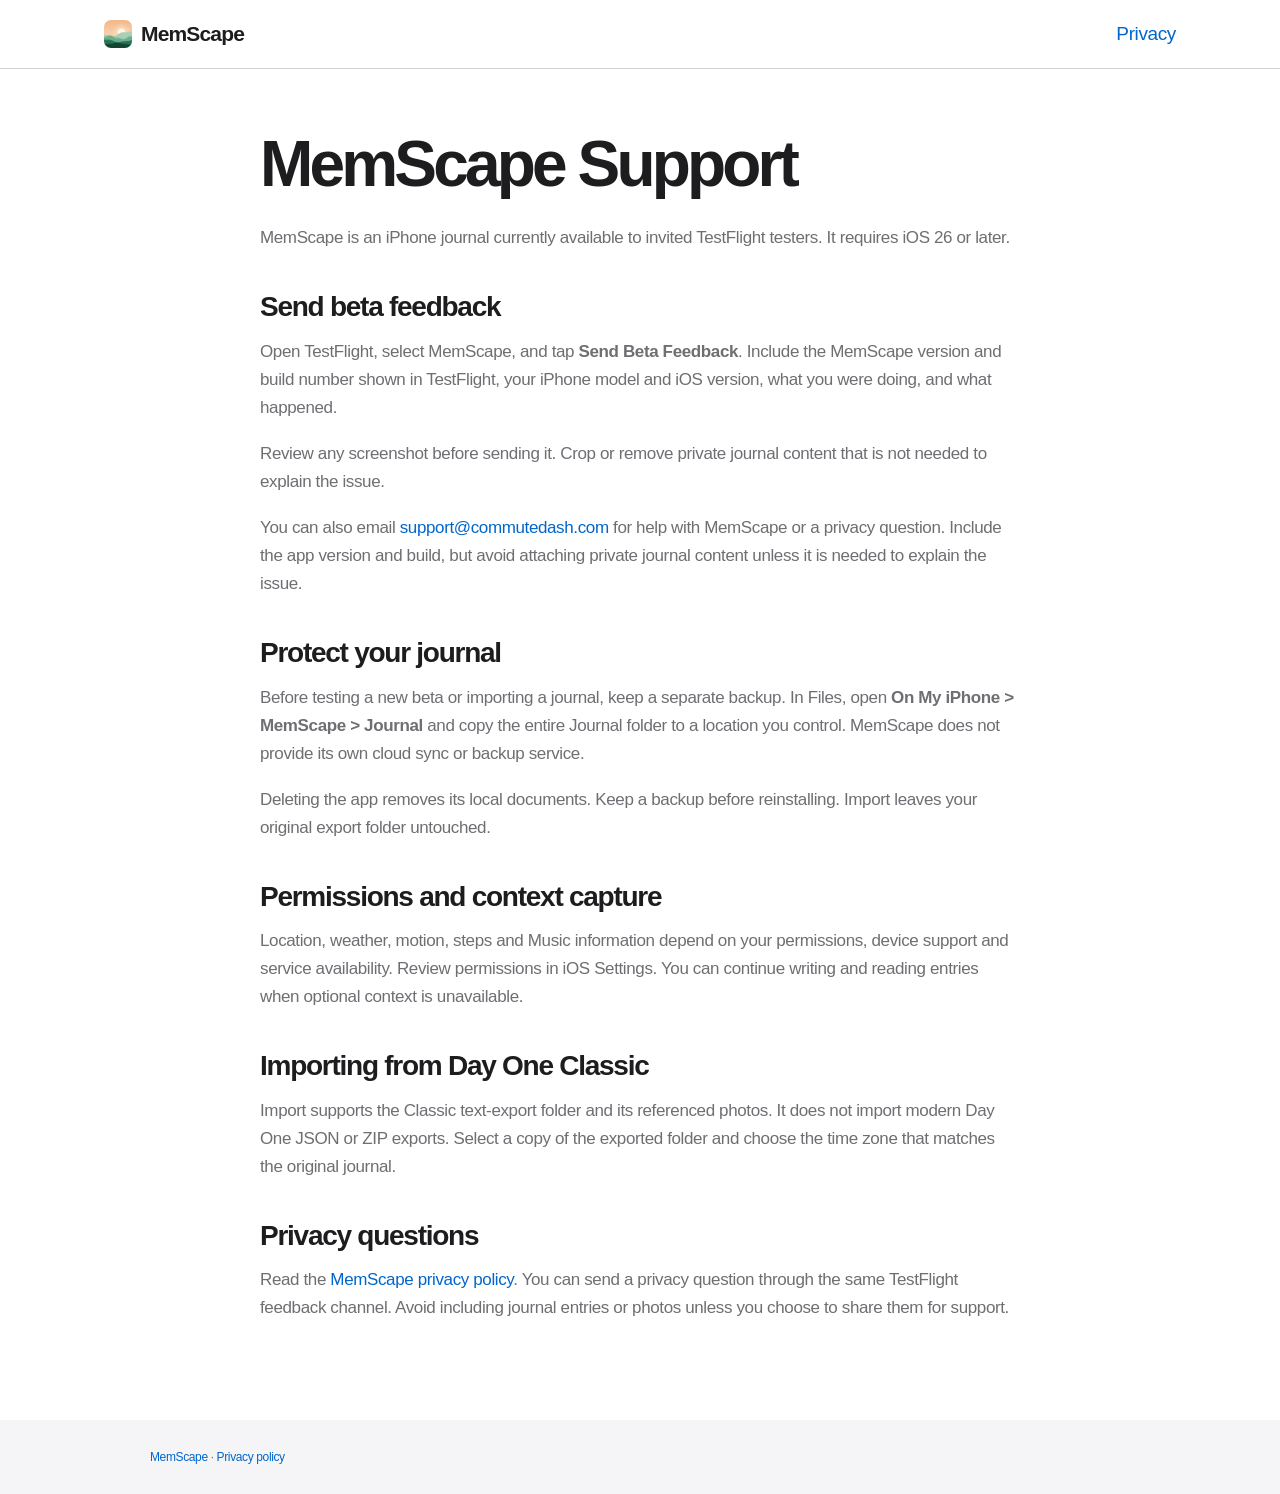
<file: support.html>
<!doctype html>
<html lang="en">
<head>
  <meta charset="utf-8">
  <meta name="viewport" content="width=device-width, initial-scale=1, viewport-fit=cover">
  <title>Support — MemScape</title>
  <meta name="description" content="Get help with the MemScape iPhone beta, send TestFlight feedback, and learn how to back up your journal.">
  <meta name="color-scheme" content="light dark">
  <link rel="icon" href="assets/app-icon.png" type="image/png">
  <link rel="stylesheet" href="assets/product.css">
  <style>
    .support-content { max-width: 760px; padding-block: 64px 80px; }
    .support-content h1 { font-size: clamp(40px, 7vw, 64px); margin-bottom: 28px; }
    .support-content h2 { font-size: 28px; margin: 40px 0 16px; }
    .support-content p, .support-content ul { color: var(--secondary); margin-bottom: 18px; line-height: 1.65; }
    .support-content li { margin-bottom: 10px; }
    .support-content a { overflow-wrap: anywhere; }
  </style>
</head>
<body>
  <a class="skip" href="#main">Skip to content</a>
  <header class="navigation"><nav class="nav-inner" aria-label="Main navigation"><a class="wordmark" href="index.html"><img src="assets/app-icon.png" width="28" height="28" alt="">MemScape</a><a class="text-link" href="privacy-policy.html">Privacy</a></nav></header>
  <main id="main" class="wrap support-content">
    <h1>MemScape Support</h1>
    <p>MemScape is an iPhone journal currently available to invited TestFlight testers. It requires iOS 26 or later.</p>
    <h2>Send beta feedback</h2>
    <p>Open TestFlight, select MemScape, and tap <strong>Send Beta Feedback</strong>. Include the MemScape version and build number shown in TestFlight, your iPhone model and iOS version, what you were doing, and what happened.</p>
    <p>Review any screenshot before sending it. Crop or remove private journal content that is not needed to explain the issue.</p>
    <p>You can also email <a href="mailto:support@commutedash.com">support@commutedash.com</a> for help with MemScape or a privacy question. Include the app version and build, but avoid attaching private journal content unless it is needed to explain the issue.</p>
    <h2>Protect your journal</h2>
    <p>Before testing a new beta or importing a journal, keep a separate backup. In Files, open <strong>On My iPhone &gt; MemScape &gt; Journal</strong> and copy the entire Journal folder to a location you control. MemScape does not provide its own cloud sync or backup service.</p>
    <p>Deleting the app removes its local documents. Keep a backup before reinstalling. Import leaves your original export folder untouched.</p>
    <h2>Permissions and context capture</h2>
    <p>Location, weather, motion, steps and Music information depend on your permissions, device support and service availability. Review permissions in iOS Settings. You can continue writing and reading entries when optional context is unavailable.</p>
    <h2>Importing from Day One Classic</h2>
    <p>Import supports the Classic text-export folder and its referenced photos. It does not import modern Day One JSON or ZIP exports. Select a copy of the exported folder and choose the time zone that matches the original journal.</p>
    <h2>Privacy questions</h2>
    <p>Read the <a href="privacy-policy.html">MemScape privacy policy</a>. You can send a privacy question through the same TestFlight feedback channel. Avoid including journal entries or photos unless you choose to share them for support.</p>
  </main>
  <footer><div class="wrap"><a href="index.html">MemScape</a> &middot; <a href="privacy-policy.html">Privacy policy</a></div></footer>
</body>
</html>
</file>
<file: assets/product.css>
:root {
  color-scheme: light dark;
  --background: #fff; --surface: #f5f5f7; --ink: #1d1d1f; --secondary: #6e6e73;
  --line: #d2d2d7; --blue: #0066cc; --green: #28664e; --nav: rgb(255 255 255 / 82%);
  font-family: -apple-system, BlinkMacSystemFont, "Helvetica Neue", Arial, sans-serif;
  font-synthesis: none; -webkit-font-smoothing: antialiased;
}
* { box-sizing: border-box; }
html { scroll-padding-top: 84px; }
body { margin: 0; background: var(--background); color: var(--ink); font-size: 17px; line-height: 1.5; letter-spacing: -.022em; }
h1, h2, h3, p, figure { margin: 0; }
h1, h2, h3 { line-height: 1.05; letter-spacing: -.045em; text-wrap: balance; }
h2 { font-size: clamp(40px, 5.8vw, 72px); font-weight: 650; }
a { color: var(--blue); text-decoration: none; }
a:hover { text-decoration: underline; }
button { font: inherit; }
img { display: block; max-width: 100%; height: auto; }
svg { display: block; }
[hidden] { display: none !important; }
:focus-visible { outline: 3px solid var(--blue); outline-offset: 5px; border-radius: 5px; }
.skip { position: fixed; top: -100px; left: 20px; background: var(--background); padding: 12px; z-index: 20; }
.skip:focus { top: 12px; }
.wrap { width: min(980px, calc(100% - 48px)); margin-inline: auto; }
.wrap-wide { width: min(1120px, calc(100% - 48px)); margin-inline: auto; }
.navigation { position: sticky; top: 0; z-index: 10; background: var(--nav); backdrop-filter: blur(20px); -webkit-backdrop-filter: blur(20px); border-bottom: 1px solid var(--line); }
.nav-inner { max-width: 1120px; margin: auto; min-height: 68px; display: flex; align-items: center; justify-content: space-between; gap: 20px; padding: 8px 24px; }
.wordmark { display: inline-flex; align-items: center; gap: 9px; font-size: 21px; font-weight: 650; color: var(--ink); letter-spacing: -.04em; min-height: 44px; }
.wordmark img { border-radius: 7px; }
.nav-links { display: flex; align-items: center; gap: 30px; font-size: 12px; }
.nav-links > a { display: inline-flex; align-items: center; min-height: 44px; color: var(--ink); }
.nav-links > .button { color: #fff; min-height: 34px; }
.button { display: inline-block; background: #0071e3; color: #fff; border-radius: 24px; padding: 8px 18px; }
.button:hover { background: #0077ed; text-decoration: none; }
.hero { overflow: hidden; text-align: center; padding-top: clamp(54px, 6vw, 84px); }
.hero-copy { padding: 0 24px; }
.hero-actions { display: flex; justify-content: center; align-items: center; gap: 12px 24px; flex-wrap: wrap; }
.hero-actions .button { min-height: 44px; padding: 10px 22px; }
.demo-description { color: var(--secondary); font-size: 14px; line-height: 1.5; max-width: 560px; margin: 12px auto 0; }
.product-name { font-size: 21px; font-weight: 600; margin-bottom: 18px; }
h1 { font-size: clamp(64px, 8.5vw, 112px); line-height: .99; font-weight: 700; letter-spacing: -.06em; }
.hero-description { color: var(--secondary); font-size: clamp(19px, 2vw, 25px); line-height: 1.35; font-weight: 500; margin: 26px auto 22px; }
.text-link { display: inline-block; font-size: 19px; min-height: 44px; padding: 8px 0; }
.text-link span { margin-left: 5px; }
.product-stage { width: 800px; max-width: 100%; height: 710px; margin: 43px auto 0; position: relative; }
.phone { position: absolute; width: 292px; border: 6px solid #202222; border-radius: 44px; background: #202222; box-shadow: 0 30px 60px -25px rgb(0 0 0 / 35%); overflow: hidden; }
.phone img { width: 100%; height: auto; }
.phone-timeline { left: 90px; top: 26px; transform: rotate(-7deg); }
.phone-entry { right: 94px; top: 0; transform: rotate(6deg); }
figcaption { position: absolute; bottom: 8px; width: 100%; font-size: 11px; color: var(--secondary); }
.band { padding: clamp(80px, 10vw, 140px) 0; }
.intro { background: var(--surface); text-align: center; }
.lede { color: var(--secondary); font-size: clamp(20px, 2.3vw, 26px); line-height: 1.4; letter-spacing: -.026em; margin: 26px auto 0; max-width: 690px; font-weight: 500; }
.feature-grid { display: grid; grid-template-columns: repeat(3, 1fr); gap: 62px; text-align: left; margin-top: 78px; }
.feature-symbol { display: block; width: 38px; height: 42px; color: var(--green); font-size: 44px; line-height: 1; margin-bottom: 22px; }
.feature h3 { font-size: 28px; line-height: 1.12; margin-bottom: 15px; }
.feature p { font-size: 17px; color: var(--secondary); line-height: 1.5; }
.section-heading { text-align: center; }
.section-label { font-size: 21px; font-weight: 600; margin-bottom: 16px; }
.browse-demo { margin-top: 48px; }
.preview-controls { display: flex; justify-content: center; gap: 4px; background: var(--surface); border-radius: 30px; padding: 5px; width: fit-content; max-width: 100%; margin: 0 auto 30px; }
.preview-controls button { border: 0; border-radius: 24px; background: transparent; padding: 12px 24px; cursor: pointer; color: var(--secondary); font-size: 15px; min-height: 44px; }
.preview-controls button[aria-pressed="true"] { background: var(--background); color: var(--ink); box-shadow: 0 2px 7px #00000012; }
.journal-preview { padding: 48px; border-radius: 28px; background: var(--surface); display: grid; grid-template-columns: 1fr 300px; gap: 60px; align-items: center; max-width: 900px; margin-inline: auto; }
.preview-copy h3 { font-size: clamp(30px, 3.5vw, 44px); line-height: 1.1; }
.preview-copy p { font-size: 19px; line-height: 1.5; color: var(--secondary); margin-top: 20px; }
.screenshot-frame { border: 5px solid #202222; border-radius: 42px; overflow: hidden; background: #202222; width: 100%; }
.screenshot-frame img { width: 100%; height: auto; }
.demo-note { text-align: center; color: var(--secondary); font-size: 12px; margin-top: 20px; }
.tag-showcase { display: grid; grid-template-columns: repeat(2, 1fr); gap: 64px; margin-top: 56px; text-align: center; }
.tag-showcase .screenshot-frame { max-width: 300px; margin-inline: auto; }
.tag-showcase h3 { font-size: 30px; margin-top: 30px; }
.tag-showcase p { color: var(--secondary); max-width: 340px; margin: 18px auto 0; }
.ownership { background: var(--surface); }
.ownership-layout { display: grid; grid-template-columns: 1fr 1fr; gap: 100px; align-items: center; }
.folder-symbol { width: 70px; color: var(--green); margin-bottom: 28px; }
.ownership-copy .lede { color: var(--ink); margin-top: 0; }
.ownership-copy > p:not(.lede) { color: var(--secondary); margin-top: 24px; font-size: 19px; }
.ownership-copy .text-link { margin-top: 24px; }
.import-section { text-align: center; }
.supporting { color: var(--secondary); font-size: 15px; margin: 24px auto 0; max-width: 540px; }
.questions { background: var(--surface); }
.questions h2 { font-size: clamp(34px, 4vw, 48px); margin-bottom: 42px; }
details { border-bottom: 1px solid var(--line); }
summary { font-size: 21px; font-weight: 600; padding: 24px 36px 24px 0; cursor: pointer; position: relative; list-style: none; }
summary::-webkit-details-marker { display: none; }
summary::after { content: "+"; position: absolute; right: 6px; top: 20px; color: var(--secondary); font-size: 28px; font-weight: 300; }
details[open] summary::after { content: "−"; }
details p { padding: 0 35px 25px 0; color: var(--secondary); max-width: 780px; }
.availability { text-align: center; }
.closing-icon { margin: 0 auto 30px; border-radius: 19px; }
.availability-status { margin-top: 32px; font-size: 15px; font-weight: 600; }
.availability-status span { display: inline-block; width: 7px; height: 7px; background: var(--green); border-radius: 50%; margin-right: 5px; }
.availability .supporting { margin-top: 8px; }
.availability .text-link { margin-top: 28px; }
footer { padding: 28px 0; background: var(--surface); color: var(--secondary); font-size: 12px; }
.footer-inner { display: flex; align-items: center; gap: 26px; flex-wrap: wrap; }
.footer-inner .wordmark { font-size: 17px; }
.footer-inner > span { margin-left: auto; }
.footer-note { border-top: 1px solid var(--line); padding-top: 18px; margin-top: 18px; font-size: 11px; }
@media (prefers-color-scheme: dark) {
  :root { --background: #000; --surface: #161617; --ink: #f5f5f7; --secondary: #a1a1a6; --line: #424245; --blue: #2997ff; --green: #8dc9a8; --nav: rgb(22 22 23 / 85%); }
  .phone { box-shadow: 0 30px 60px -25px #000; }
}
@media (max-width: 760px) {
  .nav-links { gap: 18px; }
  .nav-links > a:not(.button) { display: none; }
  .nav-inner { min-height: 60px; padding-inline: 20px; }
  .product-name { font-size: 18px; }
  .hero-description { font-size: 20px; }
  .product-stage { height: auto; aspect-ratio: 1 / 1.17; width: calc(100% - 32px); }
  .phone { width: 44%; max-width: 250px; border-width: 4px; border-radius: 26px; transform-origin: top center; }
  .phone-timeline { left: 6%; top: 26px; transform: rotate(-7deg); }
  .phone-entry { right: 6%; transform: rotate(6deg); }
  figcaption { bottom: 8px; }
  .tag-showcase { grid-template-columns: 1fr; gap: 56px; }
  .feature-grid { grid-template-columns: 1fr; gap: 44px; max-width: 440px; margin-top: 55px; }
  .feature h3 br { display: none; }
  .feature-symbol { margin-bottom: 16px; }
  .ownership-layout { grid-template-columns: 1fr; gap: 35px; }
  .ownership-layout h2 { max-width: 500px; }
  .journal-preview { padding: 28px 24px; border-radius: 22px; grid-template-columns: 1fr; gap: 28px; }
  .preview-copy { text-align: center; }
  .preview-copy p { font-size: 17px; margin-top: 14px; }
  .screenshot-frame { width: min(280px, 100%); margin-inline: auto; }
  .preview-controls button { padding-inline: 18px; font-size: 13px; }
  summary { font-size: 18px; }
  .desktop-break { display: none; }
  .footer-inner { gap: 8px 20px; }
  .footer-inner > span { flex-basis: 100%; margin-left: 0; }
}
@media (max-width: 380px) {
  .wrap, .wrap-wide { width: calc(100% - 36px); }
  h1 { font-size: 60px; }
  .preview-controls button { padding-inline: 11px; }
  .journal-preview { padding: 20px; }
}
</file>
<file: demo/memscape.css>
:root { color-scheme: light dark; --pine:#2b7356; --surface:#fff; --back:#f2f2f7; --card:#fff; --pill:#eeeef0; --material:rgba(255,255,255,.86); --material-opaque:#fafafa; --selection:rgba(118,118,128,.15); --ink:#000; --secondary:#636366; --line:#d1d1d6; font-family:-apple-system,BlinkMacSystemFont,"Segoe UI",sans-serif; }
@media(prefers-color-scheme:dark) { :root { --pine:#62c99a; --surface:#000; --back:#1c1c1e; --card:#2c2c2e; --pill:#242426; --material:rgba(30,30,30,.86); --material-opaque:#242426; --selection:rgba(255,255,255,.14); --ink:#f2f2f7; --secondary:#aeaeb2; --line:#38383a; } }
* { box-sizing:border-box; }
body { margin:0; height:100dvh; padding:env(safe-area-inset-top) env(safe-area-inset-right) 0 env(safe-area-inset-left); display:flex; flex-direction:column; background:var(--back); color:var(--ink); font-size:17px; }
[hidden] { display:none !important; }
.demo-notice { flex:none; padding:6px 16px calc(6px + env(safe-area-inset-bottom)); text-align:center; font-size:12px; line-height:16px; color:var(--secondary); border-top:1px solid var(--line); }
#app { flex:1; min-height:0; width:min(100%,760px); margin:0 auto; --ab-tint:var(--pine); background:var(--surface); }


.subtitle { color:var(--secondary); font-size:15px; line-height:18px; margin:0; }
.month { color:var(--ink); background:var(--back); font-size:20px; line-height:24px; font-weight:600; margin:28px -16px 0; padding:4px 16px; }
.month-year {font-weight:400;color:var(--secondary);}
.month-literal {white-space:pre;word-spacing:1px;}
#app .ab-nav-bar .ab-button, #app .timeline-row, #app .reading-body, #app .discard-dialog .ab-button { min-height:44px; min-width:44px; font:inherit; color:var(--pine); cursor:pointer; border:0; background:transparent; border-radius:6px; }
#app .timeline-row { display:flex; align-items:flex-start; gap:8px; width:100%; padding:16px 0; text-align:left; border-radius:0; border-bottom:1px solid var(--line); color:var(--ink); white-space:normal; }
.timeline-row>.ab-button-label:empty { display:none; }
.thumbnail { width:76px; height:76px; flex:0 0 76px; object-fit:cover; border-radius:6px; border:.5px solid var(--line); }
.row-content { flex:1; min-width:0; display:flex; flex-direction:column; gap:4px; }
.row-title { font-size:17px; font-weight:600; display:-webkit-box; -webkit-line-clamp:2; -webkit-box-orient:vertical; overflow:hidden; }
.row-preview { color:var(--secondary); font-size:15px; line-height:1.35; display:-webkit-box; -webkit-line-clamp:2; -webkit-box-orient:vertical; overflow:hidden; }
.day-column { display:flex; flex-direction:column; align-items:flex-end; min-width:61px; color:var(--secondary); font-size:11px; gap:2px; }
.day { color:var(--ink); font-size:34px; font-weight:600; line-height:1.1; font-variant-numeric:tabular-nums; }
.starred .day { color:#c59200; }
.weekday { text-transform:uppercase; font-weight:600; letter-spacing:.6px; }
.tags { display:flex; flex-wrap:wrap; gap:5px; margin-top:4px; }
#app .ab-tagpill { font-size:12px; padding:3px 7px; min-height:0; border-radius:12px; }
:focus-visible { outline:3px solid var(--pine); outline-offset:3px; }
#error { margin:16px; padding:16px; border:1px solid #d33030; }
@media(min-width:800px) { #app { border-inline:1px solid var(--line); } }
@media(max-width:360px) {  .thumbnail { width:64px; height:64px; flex-basis:64px; } }
</file>
<file: demo/styles/shell.css>
/* Application navigation slots; the renderer continues to own its controls. */
#app .journal-pages {height:100%;position:relative;overflow:hidden;}
#app .screen {height:100%;min-height:0;overflow-y:auto;overscroll-behavior:contain;background:var(--surface);scroll-padding-bottom:110px;}
#app .screen>.ab-navigationstack-content {display:block;flex:0 0 auto;padding:0 16px 120px;}
#app .screen>.ab-nav-title, #app .screen>.ab-nav-bar {flex:0 0 auto;}
#app .screen>.ab-nav-title {margin:0;padding:16px 16px 0;color:var(--ink);font-size:22px;line-height:26px;font-weight:700;letter-spacing:-.35px;}
#app #tab-bar {position:absolute;inset:auto auto 20px 50%;transform:translateX(-50%);width:360px;max-width:calc(100% - 32px);height:62px;padding:0;display:flex;align-items:stretch;gap:8px;z-index:3;background:transparent;backdrop-filter:none;-webkit-backdrop-filter:none;color:var(--ink);}
#app .tab-capsule, #app #tab-bar>[data-name=tab-search] {background:var(--material);border:1px solid color-mix(in srgb,var(--ink) 8%,transparent);box-shadow:0 4px 24px #00000012,inset 0 1px 1px #ffffff40;backdrop-filter:saturate(160%) blur(20px);-webkit-backdrop-filter:saturate(160%) blur(20px);border-radius:32px;}
#app .tab-capsule {display:flex;flex:1;min-width:0;padding:3px;}
#app #tab-bar.ab-tab-bar .ab-tab {min-height:44px;min-width:44px;flex:1;padding:0;cursor:pointer;color:var(--ink);gap:2px;border-radius:28px;}
#app #tab-bar .ab-tab.active {color:var(--pine);background:var(--selection);}
#app #tab-bar.ab-tab-bar>[data-name=tab-search] {flex:0 0 62px;}
#app #tab-bar>[data-name=tab-search].active {background:color-mix(in srgb,var(--pine) 18%,var(--material-opaque));}
#app #tab-bar [data-name=tab-search] .ab-tab-label {display:none;}
#app #tab-bar .ab-tab-icon {height:28px;}
#app #tab-bar .ab-icon-tab {width:26px;height:26px;}
#app #tab-bar [data-name=tab-home] .ab-icon-tab {width:29px;height:27px;}
#app #tab-bar [data-name=tab-photos] .ab-icon-tab {width:30px;height:26px;}
#app #tab-bar [data-name=tab-settings] .ab-icon-tab {width:28px;height:28px;}
#app #tab-bar [data-name=tab-search] .ab-icon-tab {width:26px;height:26px;}
#app #tab-bar .ab-tab-label {font-size:11px;line-height:13px;font-weight:500;letter-spacing:0;}
#app #tab-bar .ab-tab.active .ab-tab-label {font-weight:600;}
#app #tab-bar .ab-button-label:empty {display:none;}
#app .ab-nav-bar {min-height:56px;padding:4px 12px;background:var(--surface);color:var(--ink);border-bottom:1px solid var(--line);}
#app .entry-screen>.ab-nav-bar {position:sticky;top:0;z-index:1;}
#app .ab-nav-bar .ab-button {padding:8px;}
#app .ab-nav-title-inline {font-size:17px;font-weight:600;color:var(--ink);}
#app .ab-nav-bar-leading, #app .ab-nav-bar-trailing {flex:1;}
#app .ab-nav-bar-trailing {justify-content:flex-end;}
#app .subtitle {margin:0;}
#app .month[data-first-group=true] {margin-top:0;}
#app .ab-nav-bar-center {flex:0 1 auto;text-align:center;}
@media(min-width:800px) {
  #app .screen>.ab-navigationstack-content {padding-inline:40px;}
  #app .screen>.ab-nav-title {padding-inline:40px;}
  #app .month {margin-inline:-40px;padding-inline:40px;}
}
@media(prefers-reduced-transparency:reduce) {
  #app .tab-capsule, #app #tab-bar>[data-name=tab-search] {background:var(--material-opaque);backdrop-filter:none;-webkit-backdrop-filter:none;}
  #app #tab-bar>[data-name=tab-search].active {background:color-mix(in srgb,var(--pine) 18%,var(--material-opaque));}
}
@media(prefers-reduced-motion:reduce) {
  #app *, #app *::before, #app *::after {animation:none !important;transition:none !important;scroll-behavior:auto !important;}
}
</file>
<file: demo/styles/entry.css>
/* The entry owns its chrome; renderer buttons and event identities stay retained. */
#app .entry-screen>.ab-nav-bar {display:grid;grid-template-columns:56px minmax(0,1fr) 56px;gap:8px;min-height:60px;padding:8px 16px;border:0;background:transparent;align-items:center;}
#app .entry-screen .ab-nav-bar-leading, #app .entry-screen .ab-nav-bar-trailing {min-width:0;}
#app .entry-screen .ab-nav-bar-center {min-width:0;}
#app .entry-screen .ab-nav-title-inline {display:flex;flex-direction:column;gap:1px;white-space:normal;overflow-wrap:anywhere;}
#app .entry-screen .entry-date {color:var(--ink);font-size:15.5px;line-height:19px;font-weight:600;}
#app .entry-screen .entry-weekday-time {color:var(--secondary);font-size:12.5px;line-height:16px;font-weight:400;}
#app .entry-screen .ab-nav-bar .ab-button {display:flex;align-items:center;justify-content:center;flex:none;width:44px;height:44px;min-width:44px;min-height:44px;padding:0;border:1px solid color-mix(in srgb,var(--ink) 4%,transparent);border-radius:50%;background:var(--material);color:var(--ink);box-shadow:0 5px 24px #0000000c,inset 0 1px 1px #ffffff40;backdrop-filter:saturate(160%) blur(20px);-webkit-backdrop-filter:saturate(160%) blur(20px);}
#app .entry-screen .ab-nav-bar-trailing .ab-button {width:56px;border-radius:24px;color:var(--pine);}
#app .entry-screen .ab-nav-bar .ab-button-label {display:flex;align-items:center;justify-content:center;}
#app .entry-screen .ab-nav-bar svg {display:block;width:24px;height:24px;}
#app .entry-screen .ab-nav-bar .ab-button:focus-visible {outline:3px solid var(--pine);outline-offset:3px;}
#app .entry-screen>.ab-navigationstack-content {padding-inline:20px;}
@media(min-width:800px) {
  #app .entry-screen>.ab-nav-bar {padding-inline:36px;}
  #app .entry-screen>.ab-navigationstack-content {padding-inline:40px;}
}
@media(prefers-reduced-transparency:reduce) {
  #app .entry-screen .ab-nav-bar .ab-button {background:var(--material-opaque);backdrop-filter:none;-webkit-backdrop-filter:none;}
}
#app .entry-hero { display:block; width:100%; aspect-ratio:4/3; max-height:440px; object-fit:cover; border-radius:6px; margin-bottom:24px; }
#app .entry-title { color:var(--ink); font-size:28px; line-height:1.2; letter-spacing:-.4px; margin:0 0 12px; overflow-wrap:anywhere; }
#app .entry-header { margin-bottom:24px; }
#app .entry-tags:has(.tags:empty) { display:none; }
#app .reading-body { display:block; text-align:left; padding:0 0 24px; width:100%; color:var(--ink); line-height:1.65; white-space:pre-wrap; font-size:17px; overflow-wrap:anywhere; }
#app .reading-body>.ab-button-label:empty { display:none; }
#app .reading-body .ab-text { white-space:pre-wrap; color:inherit; font:inherit; }
#app .entry-gallery { display:grid; gap:20px; margin-bottom:24px; }
#app .entry-gallery:empty { display:none; }
#app .entry-figure { margin:0; }
#app .entry-illustration { display:block; width:100%; height:auto; max-height:560px; object-fit:contain; border-radius:6px; }
#app .image-caption { margin-top:8px; color:var(--secondary); font-size:13px; line-height:1.5; }
</file>
<file: demo/styles/editor.css>
body:has(#app .editor-sheet:not([hidden])) { overflow:hidden; }
/* Local retained modal; upstream shell construction is consumed once. */
#app .editor-sheet .ab-sheet-backdrop { position:fixed; inset:0; z-index:100; align-items:flex-end; justify-content:center; background:#0006; padding:0; }
#app .editor-sheet .ab-sheet-panel { display:flex; flex-direction:column; width:100%; max-width:760px; padding-inline:env(safe-area-inset-left) env(safe-area-inset-right); height:calc(100dvh - max(24px,env(safe-area-inset-top))); max-height:960px; border-radius:16px 16px 0 0; background:var(--surface); color:var(--ink); overflow:hidden; box-shadow:0 -8px 50px #0003; }
#app .editor-sheet .ab-sheet-handle { background:var(--line); }
#app .editor-sheet .ab-sheet-content { display:flex; flex:1; min-height:0; padding:0; overflow:hidden; }
#app .editor-sheet .ab-navigationstack { display:flex; flex-direction:column; flex:1; min-width:0; min-height:0; background:var(--surface); }
#app .editor-sheet .ab-nav-bar { flex-shrink:0; }
#app .editor-scroll { display:block; overflow-y:auto; overscroll-behavior:contain; padding:0 20px max(32px,env(safe-area-inset-bottom)); scroll-padding-block:16px 40px; }
#app .editor-photo { display:block; width:100%; max-height:240px; aspect-ratio:16/9; object-fit:cover; border-radius:6px; margin:16px 0; }
#app .editor-context { font-size:13px; line-height:1.5; color:var(--secondary); margin:16px 0 8px; }
#app .editor-tags { margin-bottom:12px; }
#app .editor-tags:has(.tags:empty) { display:none; }
#app .editor-scroll .ab-texteditor { display:block; width:100%; min-height:50dvh; resize:none; field-sizing:content; padding:12px 0; border:0; border-radius:0; font:inherit; line-height:1.6; background:var(--surface); color:var(--ink); }
#app .editor-note { font-size:12px; color:var(--secondary); line-height:1.5; }
#app .discard-dialog { margin:auto; inset:0; max-height:calc(100dvh - 32px); overflow:auto; width:340px; max-width:calc(100vw - 32px); padding:24px; background:var(--surface); color:var(--ink); border:1px solid var(--line); border-radius:14px; box-shadow:0 12px 60px #0005; }
#app .discard-dialog::backdrop { background:#0006; }
#app .discard-dialog h2 { font-size:18px; line-height:1.4; margin:0 0 12px; }
#app .discard-dialog p { font-size:15px; line-height:1.4; color:var(--secondary); }
#app .discard-dialog .ab-button { display:block; width:100%; margin-top:8px; padding:8px; }
#app .discard-dialog .destructive { color:#d33030; }
@media(min-width:800px) {
  #app .editor-sheet .ab-sheet-backdrop { align-items:center; padding:32px; }
  #app .editor-sheet .ab-sheet-panel { max-width:680px; height:calc(100dvh - 64px); border-radius:16px; }
  #app .editor-scroll { padding-inline:32px; }
}
</file>
<file: demo/styles/browse.css>
/* Native-size painted capsules surround retained 44px renderer targets. */
#app .browse-filters {display:flex;gap:8px;flex-wrap:nowrap;margin:0 -16px;padding:7px 16px 3px;align-items:center;overflow-x:auto;scrollbar-width:none;scroll-padding-inline:16px;scroll-snap-type:x proximity;}
#app .browse-filters::-webkit-scrollbar {display:none;}
#app .browse-filters .ab-button, #app .browse-filters .ab-picker {position:relative;isolation:isolate;flex:none;min-height:44px;min-width:44px;margin:0;padding:0 12px;border:0;background:transparent;color:var(--ink);font:600 15px/18px -apple-system,BlinkMacSystemFont,"Segoe UI",sans-serif;white-space:nowrap;max-width:none;border-radius:22px;}
#app .browse-filters .ab-button {display:flex;align-items:center;gap:4px;flex-direction:row-reverse;cursor:pointer;}
#app .browse-filters .ab-button::before, #app .browse-filters .ab-picker::before {content:"";position:absolute;inset:5px 0;z-index:-1;border-radius:18px;background:var(--pill);pointer-events:none;}
#app .filter-picker-chrome {display:flex;align-items:center;gap:4px;height:44px;pointer-events:none;}
#app .browse-filters .ab-picker {width:auto;}
#app .browse-filters>.ab-button, #app .browse-filters>.ab-picker {scroll-snap-align:start;}
#app .browse-filters button, #app .browse-filters select {scroll-margin-inline:16px;}
#app .browse-filters .ab-picker-select {position:absolute;inset:0;width:100%;height:100%;min-height:44px;opacity:0;cursor:pointer;}
#app .browse-filters .ab-picker:focus-within {outline:2px solid var(--pine);outline-offset:-2px;}
#app .browse-filters .ab-button:focus-visible {outline-offset:-2px;}
#app .filter-symbol {width:18px;height:18px;flex:none;pointer-events:none;}
#app .filter-picker-chrome>.filter-symbol:last-child {width:12px;height:12px;}
#app .browse-filters .ab-button[aria-pressed=true], #app .browse-filters .ab-picker[data-selected=true] {color:var(--pine);}
#app .browse-filters .ab-button[aria-pressed=true]::before, #app .browse-filters .ab-picker[data-selected=true]::before {background:color-mix(in srgb,var(--pine) 15%,var(--surface));}
#app .browse-filters .ab-button:disabled {opacity:.35;cursor:default;}
#app .browse-empty {white-space:pre-line;text-align:center;color:var(--secondary);padding:52px 8px;line-height:1.6;font-size:17px;}
#app .search-field {margin:12px 0;}
#app .search-field input {min-height:48px;width:100%;font-size:17px;border:1px solid var(--line);border-radius:12px;background:var(--back);color:var(--ink);padding:12px;}
@media(min-width:800px) {#app .browse-filters {margin-inline:-40px;padding-inline:40px;scroll-padding-inline:40px;}}
</file>
<file: demo/styles/photos.css>
/* First-photo entry tiles have square, bounded button hit areas. */
#app .photo-grid {padding-top:12px;}
#app .photo-tile {display:block;position:relative;aspect-ratio:1;min-width:0;min-height:44px;width:100%;padding:0;border:0;border-radius:0;overflow:hidden;background:var(--back);cursor:pointer;isolation:isolate;}
#app .photo-tile>.ab-button-label:empty {display:none;}
#app .photo-tile>img {position:absolute;inset:0;width:100%;height:100%;object-fit:cover;pointer-events:none;}
#app .photo-caption {position:absolute;inset:0;display:flex;align-items:flex-end;justify-content:space-between;gap:8px;padding:12px;color:white;text-shadow:0 1px 3px #0009;background:linear-gradient(transparent 35%,#000b);pointer-events:none;white-space:normal;}
#app .photo-caption-leading {display:flex;flex-direction:column;align-items:flex-start;min-width:0;}
#app .photo-time,#app .photo-short-date {font-size:11px;font-weight:500;line-height:1.3;font-variant-numeric:tabular-nums;}
#app .photo-day {font-size:34px;line-height:1.1;font-weight:700;font-variant-numeric:tabular-nums;}
#app .photo-short-date {text-align:right;}
@media(max-width:360px) {#app .photo-caption {padding:8px;gap:4px;}#app .photo-time,#app .photo-short-date {font-size:10px;}}
</file>
<file: demo/styles/calendar.css>
/* The screen owns scrolling; 42 stable cells preserve renderer callbacks. */
#app .calendar-controls {display:flex;align-items:center;gap:12px;margin:12px 0 20px;}
#app .calendar-controls .ab-picker {width:auto;max-width:65%;}
#app .calendar-controls .ab-picker-select {min-height:44px;min-width:110px;max-width:100%;background-color:var(--back);color:var(--pine);border-radius:20px;}
#app .calendar-controls>.ab-button {min-height:44px;min-width:60px;color:var(--pine);}
#app .calendar-weekdays {margin-bottom:4px;}
#app .calendar-weekdays abbr {text-align:center;font-size:12px;color:var(--secondary);text-decoration:none;line-height:24px;min-width:0;}
#app .calendar-grid {gap:2px !important;}
#app .calendar-day {display:block;position:relative;width:100%;min-width:0;min-height:44px;aspect-ratio:1;padding:0;border:2px solid transparent;border-radius:9px;background:transparent;color:var(--ink);cursor:pointer;overflow:hidden;}
#app .calendar-day>.ab-button-label:empty {display:none;}
#app .calendar-day>img {position:absolute;inset:0;width:100%;height:100%;object-fit:cover;pointer-events:none;}
#app .calendar-day>.ab-text {position:relative;display:flex;align-items:center;justify-content:center;width:100%;height:100%;min-height:40px;font-size:17px;font-weight:500;pointer-events:none;}
#app .calendar-day.has-entries:not(.has-photo) {background:color-mix(in srgb,var(--pine) 13%,var(--surface));}
#app .calendar-day.has-photo>.ab-text {color:white;text-shadow:0 1px 3px black;background:#0002;}
#app .calendar-day.is-today {border-color:var(--pine);}
#app .calendar-day.is-selected {box-shadow:inset 0 0 0 2px var(--ink);}
#app .calendar-day.is-selected.has-photo {box-shadow:none;border-color:var(--ink);}
#app .calendar-blank {visibility:hidden;pointer-events:none;}
#app .calendar-selected-day {margin:24px 0 4px;padding-top:20px;border-top:1px solid var(--line);font-size:18px;line-height:1.4;font-weight:600;color:var(--ink);}
#app .calendar-empty {padding:20px 0;color:var(--secondary);line-height:1.5;}
#app .calendar-screen>.ab-nav-bar .ab-button {font-size:28px;min-width:44px;}
#app .calendar-screen>.ab-nav-bar {position:sticky;top:0;z-index:2;}
#app .calendar-screen .ab-nav-title-inline {font-size:22px;line-height:26px;font-weight:700;}
@media(max-width:360px) {#app .calendar-grid {gap:0 !important;}#app .calendar-grid,#app .calendar-weekdays {width:calc(100% + 20px) !important;margin-inline:-10px;}#app .calendar-day {border-radius:6px;}}
</file>
<file: demo/styles/settings.css>
/* Grouped renderer List/Section content; all rules belong to these features. */
#app .settings-screen, #app .tags-screen {background:var(--back);}
#app .settings-screen .ab-list, #app .tags-screen .ab-list {background:transparent;padding:0;}
#app .settings-screen .ab-section-card, #app .tags-screen .ab-section-card {background:var(--card);color:var(--ink);overflow:hidden;}
#app .settings-screen .ab-section-header, #app .tags-screen .ab-section-header {color:var(--secondary);}
#app .tags-screen .ab-section-header:empty {display:none;}
#app .settings-row {display:flex;align-items:center;gap:12px;width:100%;min-height:52px;padding:12px 16px;text-align:left;color:var(--ink);font:inherit;border:0;border-bottom:.5px solid var(--line);border-radius:0;background:var(--card);white-space:normal;}
#app button.settings-row {cursor:pointer;}
#app .settings-row:last-child {border-bottom:0;}
#app .settings-row>.ab-button-label:empty {display:none;}
#app .settings-row-title {flex:1;min-width:0;}
#app .settings-row-value {color:var(--secondary);font-variant-numeric:tabular-nums;margin-left:auto;text-align:right;}
#app .disclosure {color:var(--secondary);font-size:24px;}
#app .journal-statistics {padding:20px 4px;}
#app .journal-statistic {display:flex;flex-direction:column;align-items:center;text-align:center;gap:4px;}
#app .journal-statistic [data-stat] {font-size:26px;font-weight:600;font-variant-numeric:tabular-nums;color:var(--ink);}
#app .stat-label {font-size:12px;color:var(--secondary);}
#app .settings-footer {font-size:13px;line-height:1.45;color:var(--secondary);padding:0 16px;}
#app .tags-screen>.ab-nav-bar {position:sticky;top:0;z-index:1;}
#app .tags-screen .search-field {margin-top:16px;margin-bottom:20px;}
#app .tags-screen .settings-row .ab-tagpill {font-size:16px;max-width:70%;overflow-wrap:anywhere;}
#app .tags-screen .ab-nav-title-inline {overflow-wrap:anywhere;}
</file>
<file: assets/journey/story.css>
*{box-sizing:border-box}
:root{color-scheme:light dark;--paper:#f7f5ef;--ink:#20382e;--muted:#596b60;--rule:#c3cdc3;--link:#226348}
body{margin:0;background:var(--paper);color:var(--ink);font:18px/1.7 -apple-system,BlinkMacSystemFont,"Segoe UI",sans-serif}
main{max-width:1120px;margin:auto;padding:48px 32px}
header{padding:0 0 50px;border-bottom:1px solid var(--rule)}
h1{font:clamp(52px,8vw,96px)/1.04 Georgia,serif;letter-spacing:-3px;margin:28px 0;max-width:850px}
h2{font:clamp(32px,4vw,44px)/1.15 Georgia,serif;letter-spacing:-.7px;margin:16px 0 32px;text-wrap:balance}
p{margin:0 0 22px}a{color:var(--link);text-underline-offset:4px;overflow-wrap:anywhere}
a:focus-visible{outline:3px solid var(--link);outline-offset:5px;border-radius:3px}
.back{display:inline-flex;align-items:center;min-height:44px;font-weight:600}.eyebrow,.chapter{font-size:12px;letter-spacing:2px;text-transform:uppercase;font-weight:650}
.eyebrow{margin-top:35px}.deck{font-size:24px;line-height:1.5;color:var(--muted)}
.metrics{display:flex;flex-wrap:wrap;gap:30px 50px;margin-top:36px}.metrics b{display:block;font:40px Georgia,serif}.metrics span{font-size:12px;text-transform:uppercase;letter-spacing:1px}
nav{display:flex;flex-wrap:wrap;gap:10px;padding:28px 0}nav a{display:inline-flex;align-items:center;border:1px solid var(--rule);padding:8px 17px;border-radius:30px;color:inherit;text-decoration:none;font-size:15px;min-height:44px}
nav a:hover{background:var(--ink);color:var(--paper)}
.note{font-size:14px;line-height:1.65;color:var(--muted);max-width:760px}
article{padding:54px 0 64px;border-bottom:1px solid var(--rule);scroll-margin-top:24px}.chapter{display:flex;justify-content:space-between;gap:12px;color:var(--muted)}
.spread{display:grid;grid-template-columns:280px minmax(0,1fr);gap:48px;align-items:start}.spread:not(:has(figure)){display:block;max-width:760px}
figure{margin:0}figure img{width:100%;height:auto;display:block;border:1px solid var(--rule);border-radius:16px}figcaption{font-size:13px;line-height:1.5;color:var(--muted);margin-top:14px}
.prose p:first-child{font-size:22px;line-height:1.55}.prose{max-width:720px;min-width:0}
footer{padding:30px 0}.icons{display:grid;grid-template-columns:repeat(4,minmax(0,1fr));gap:28px;margin:32px 0 60px;max-width:650px}.icons img{border-radius:22%}
.footer-links{display:flex;flex-wrap:wrap;gap:12px 30px;margin-top:32px}.footer-links a{display:inline-flex;align-items:center;min-height:44px}
.skip{position:absolute;left:16px;top:-100px;background:var(--paper);padding:12px;z-index:2}.skip:focus{top:12px}
@media(max-width:700px){main{padding:24px 22px}h1{letter-spacing:-2px}.deck{font-size:21px}.spread{grid-template-columns:1fr;gap:30px}.spread figure{width:100%;max-width:330px;margin:auto}.chapter{font-size:11px;letter-spacing:1.5px}.icons{grid-template-columns:repeat(2,minmax(0,1fr));max-width:350px;gap:24px}.metrics{gap:24px}.metrics b{font-size:34px}article{padding:40px 0 48px}}
@media(prefers-color-scheme:dark){:root{--paper:#17241e;--ink:#edf0e6;--muted:#b5c2b5;--rule:#45584a;--link:#a6ddbb}}
@media print{nav,.skip,.footer-links{display:none}body{background:white;color:#20382e}main{padding:0}article{break-before:page}.spread{grid-template-columns:220px 1fr;gap:30px}a{color:inherit}}
</file>
